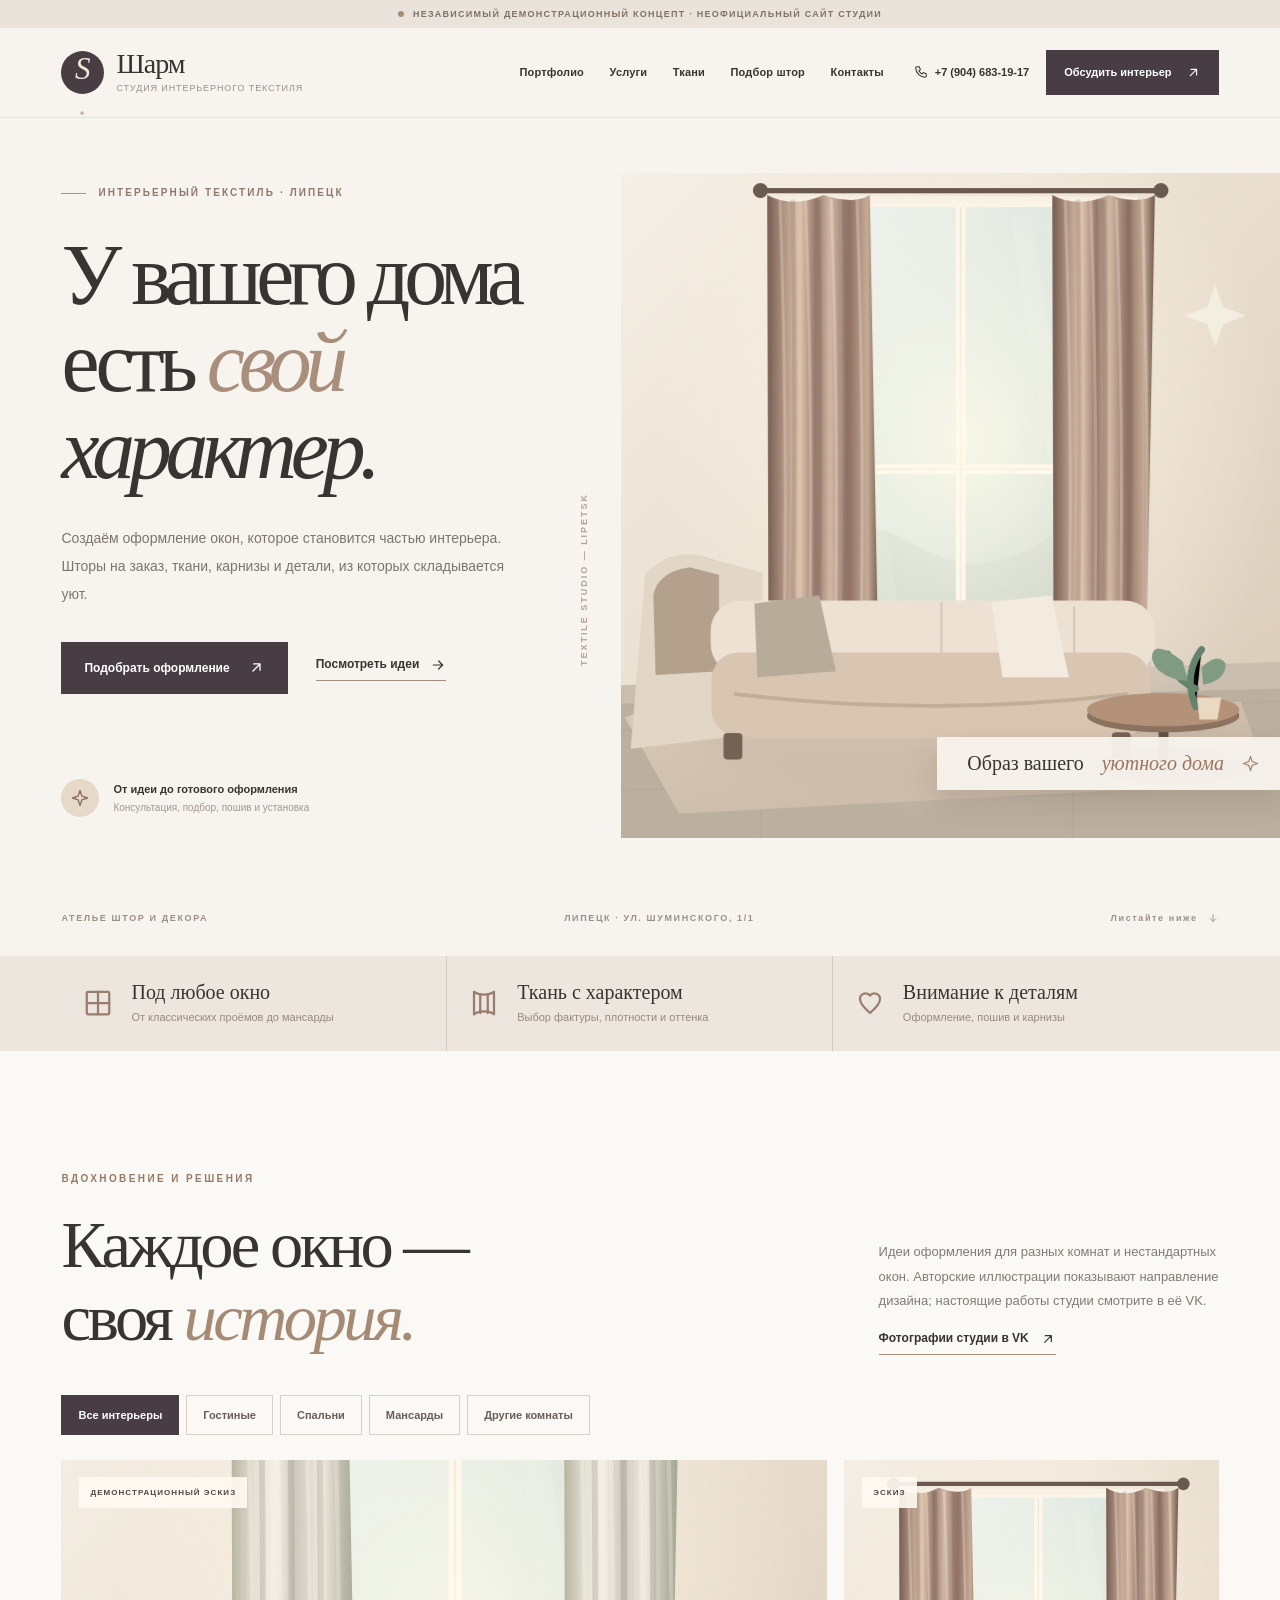
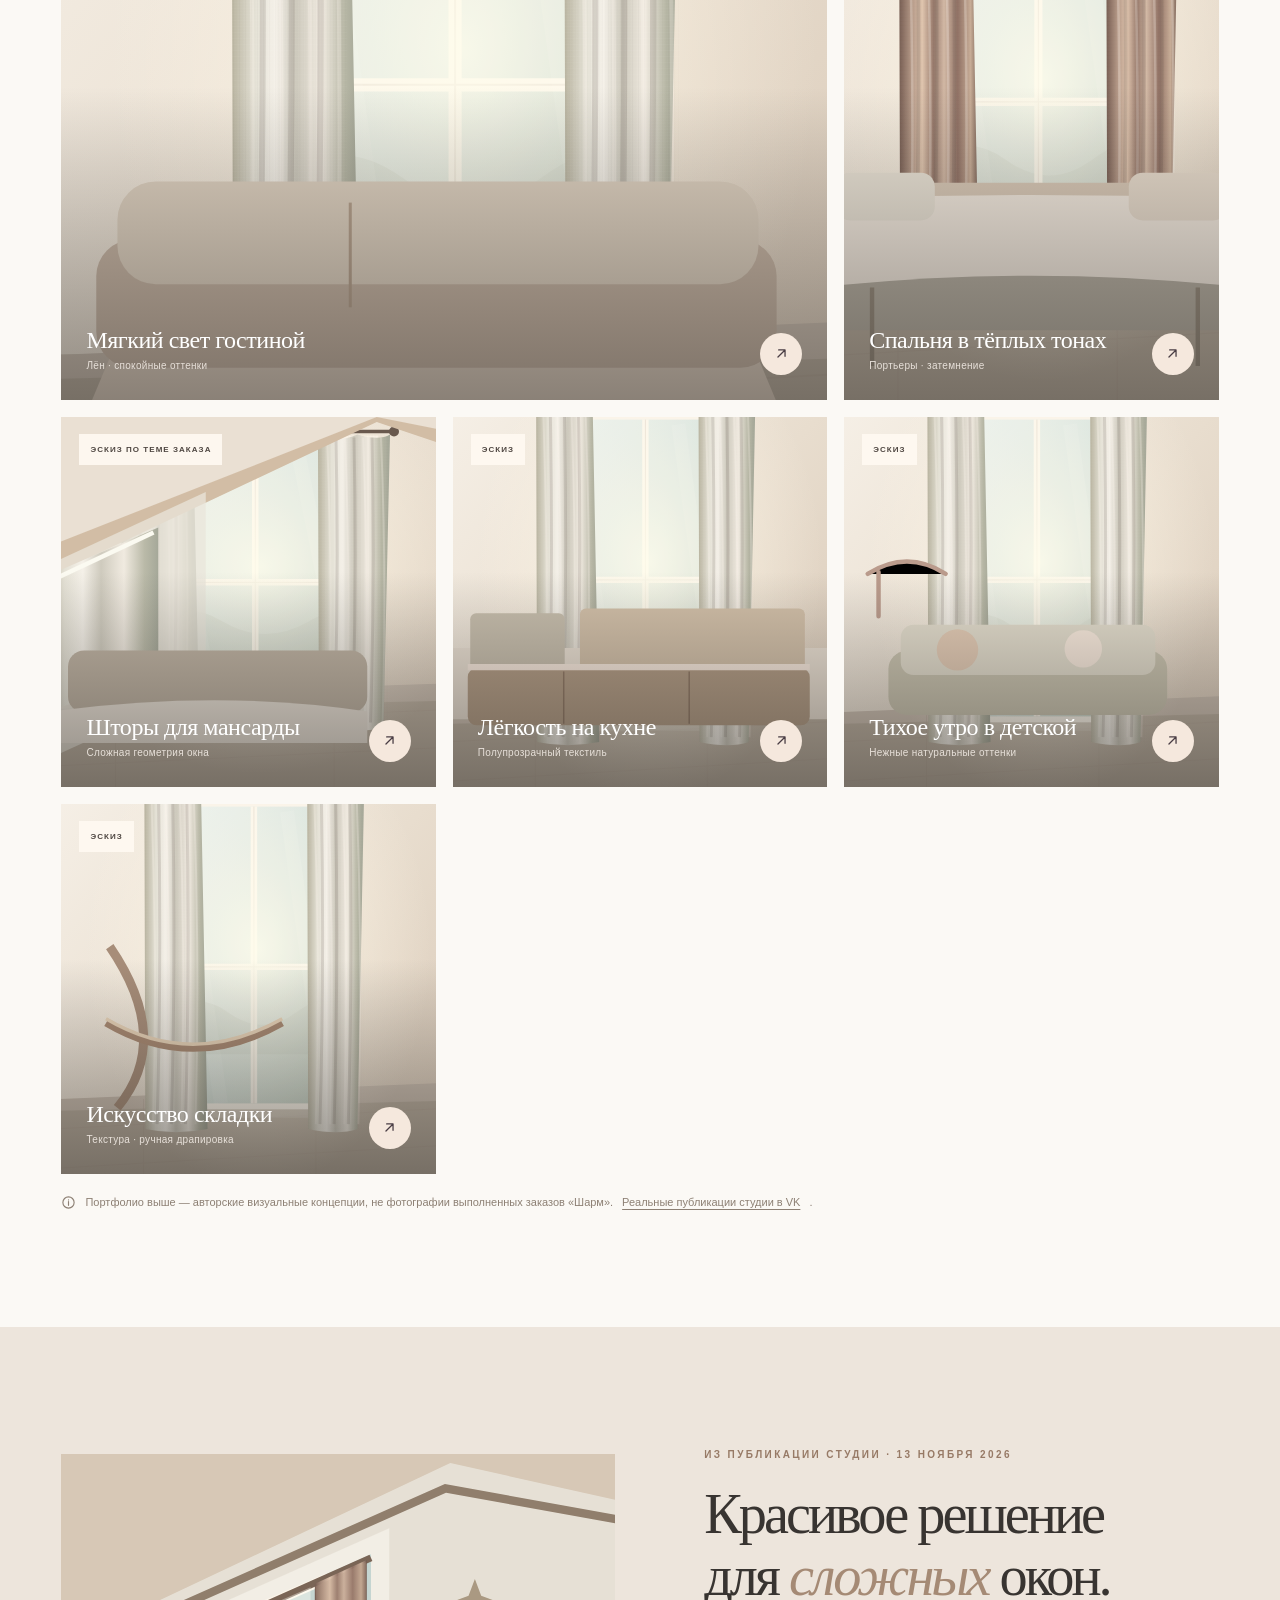
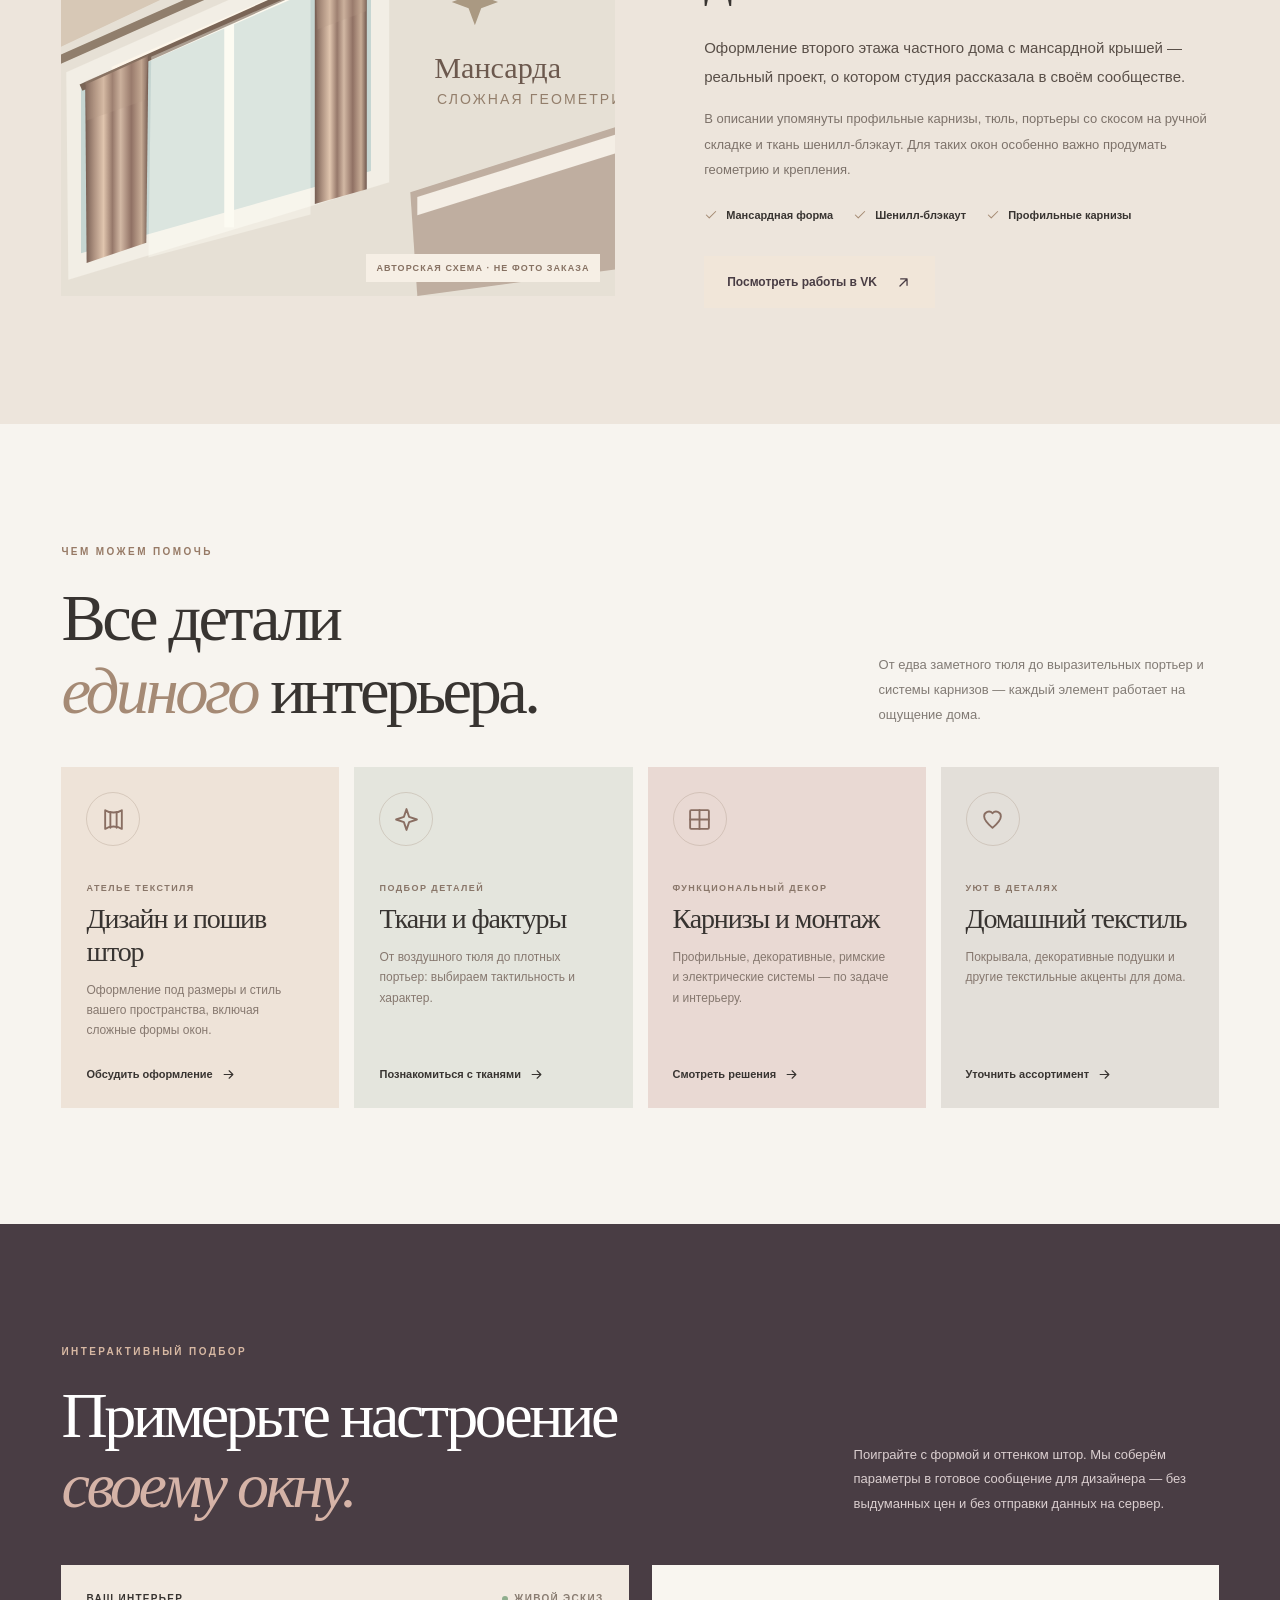
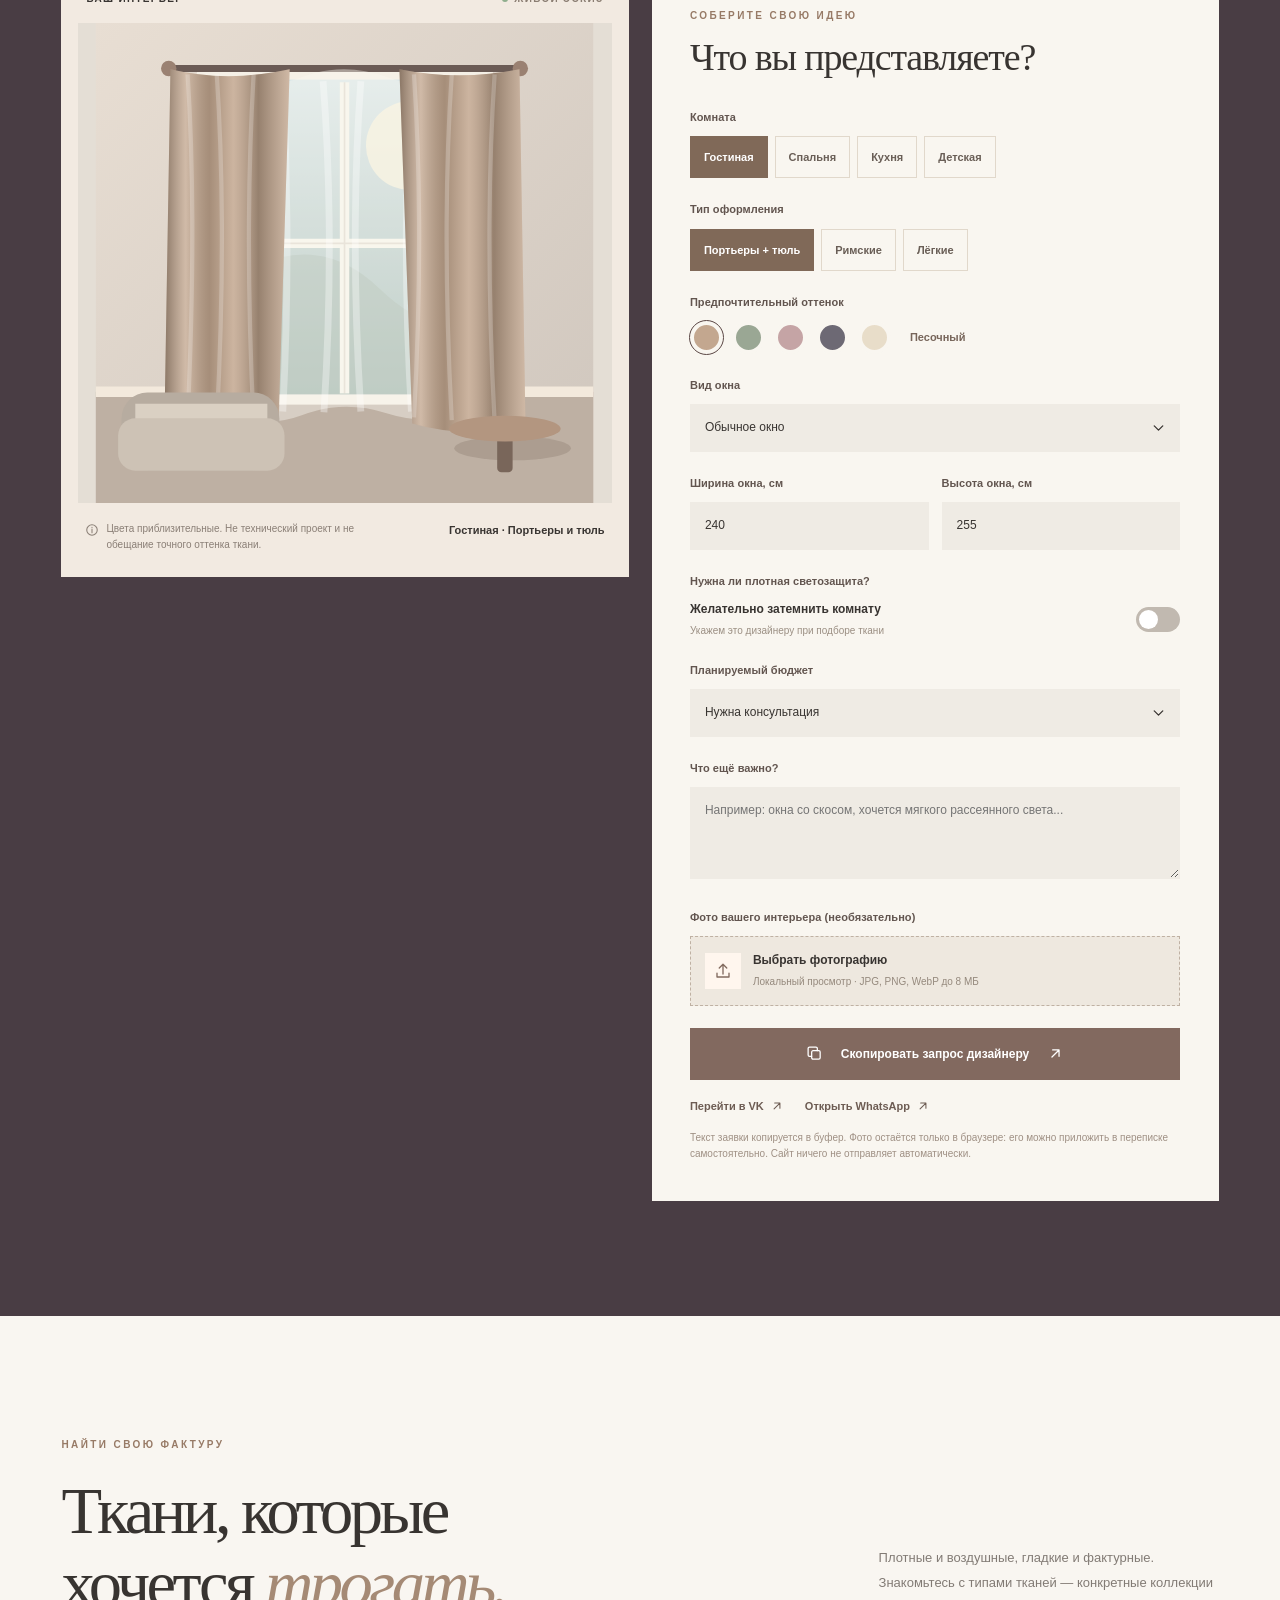
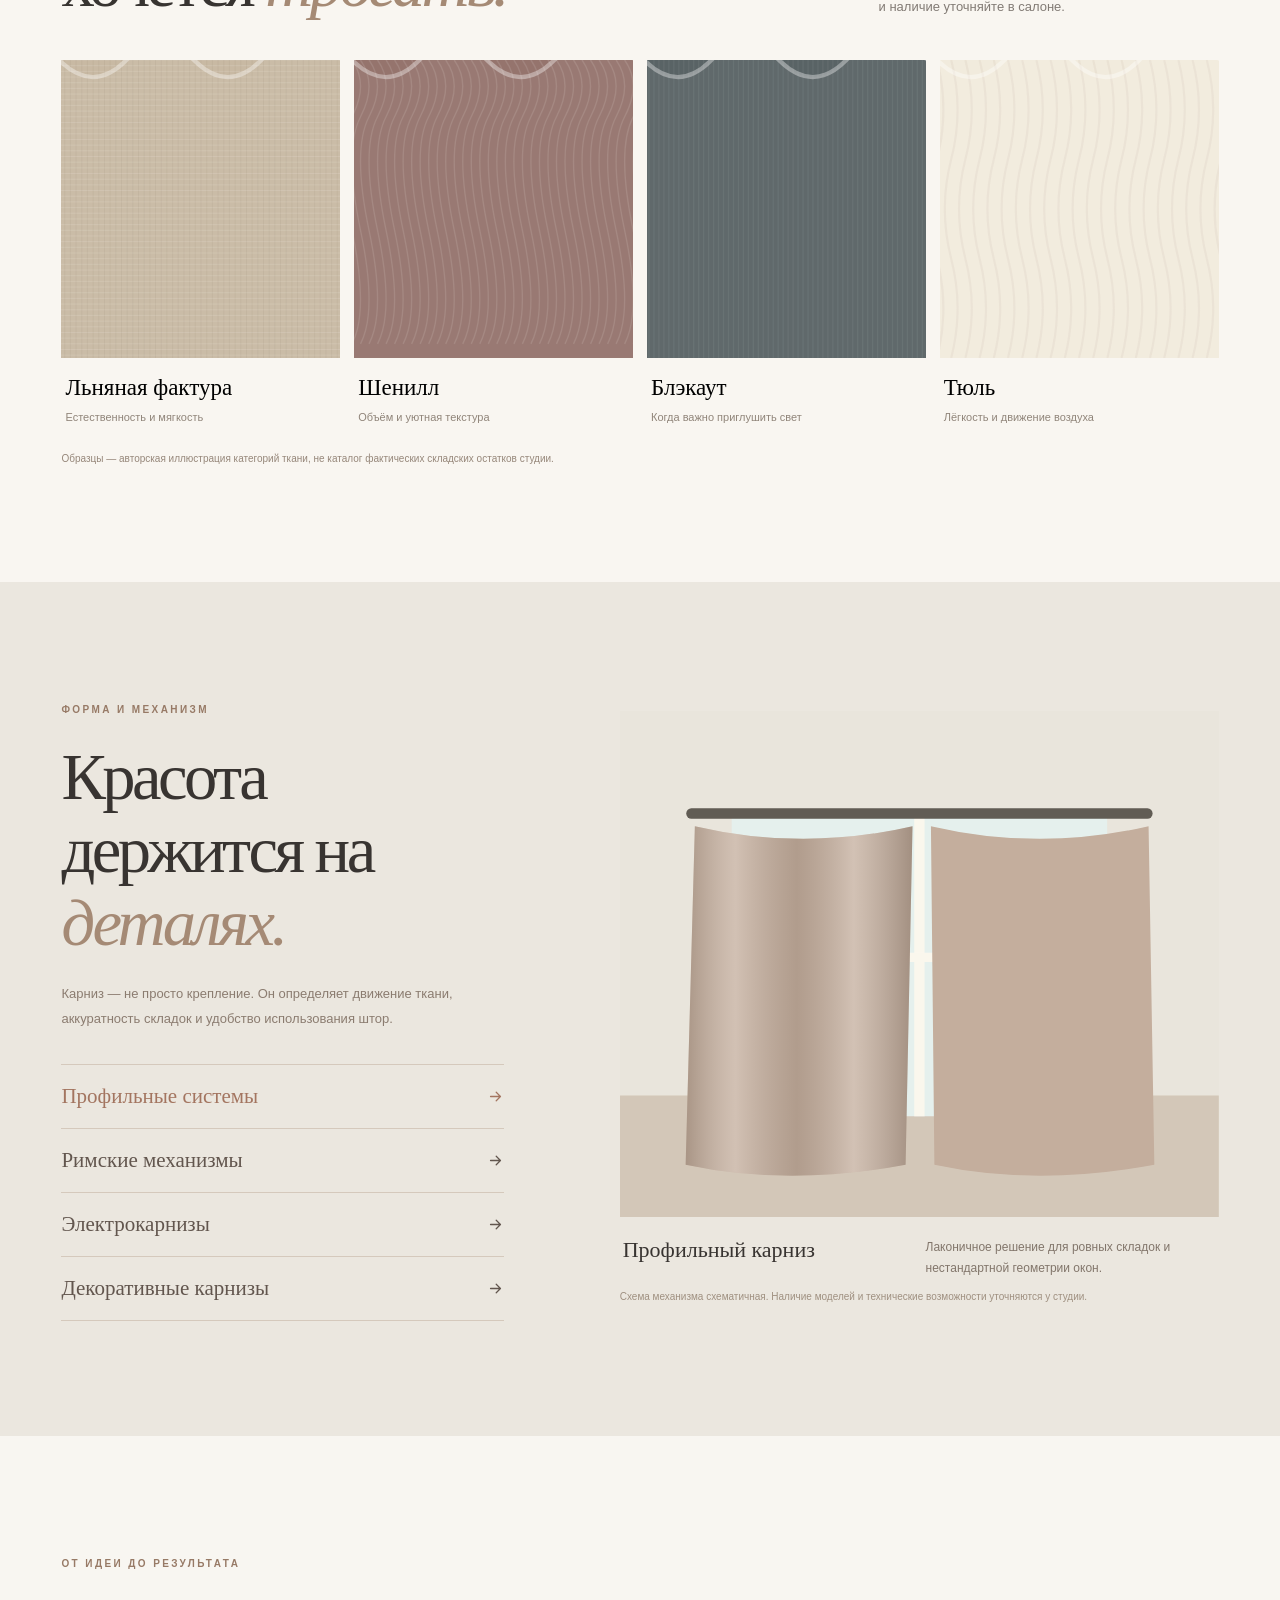
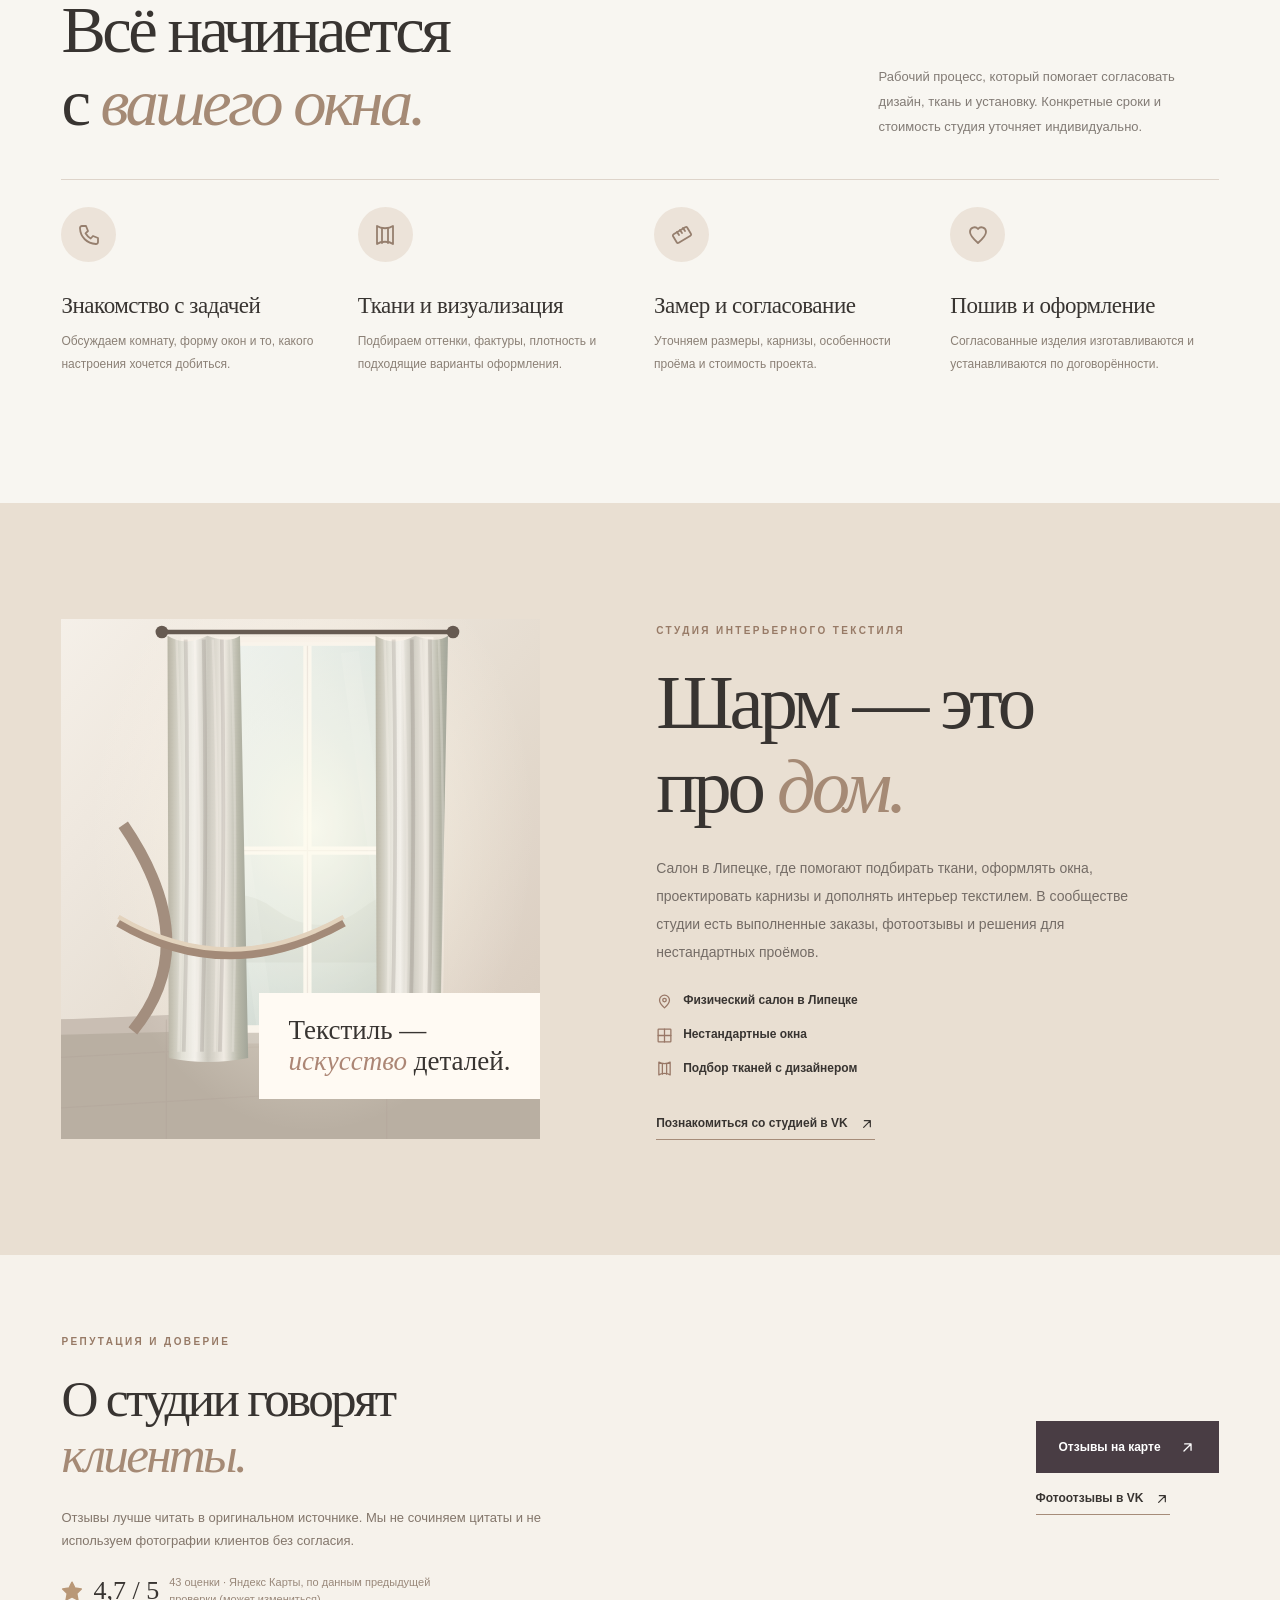
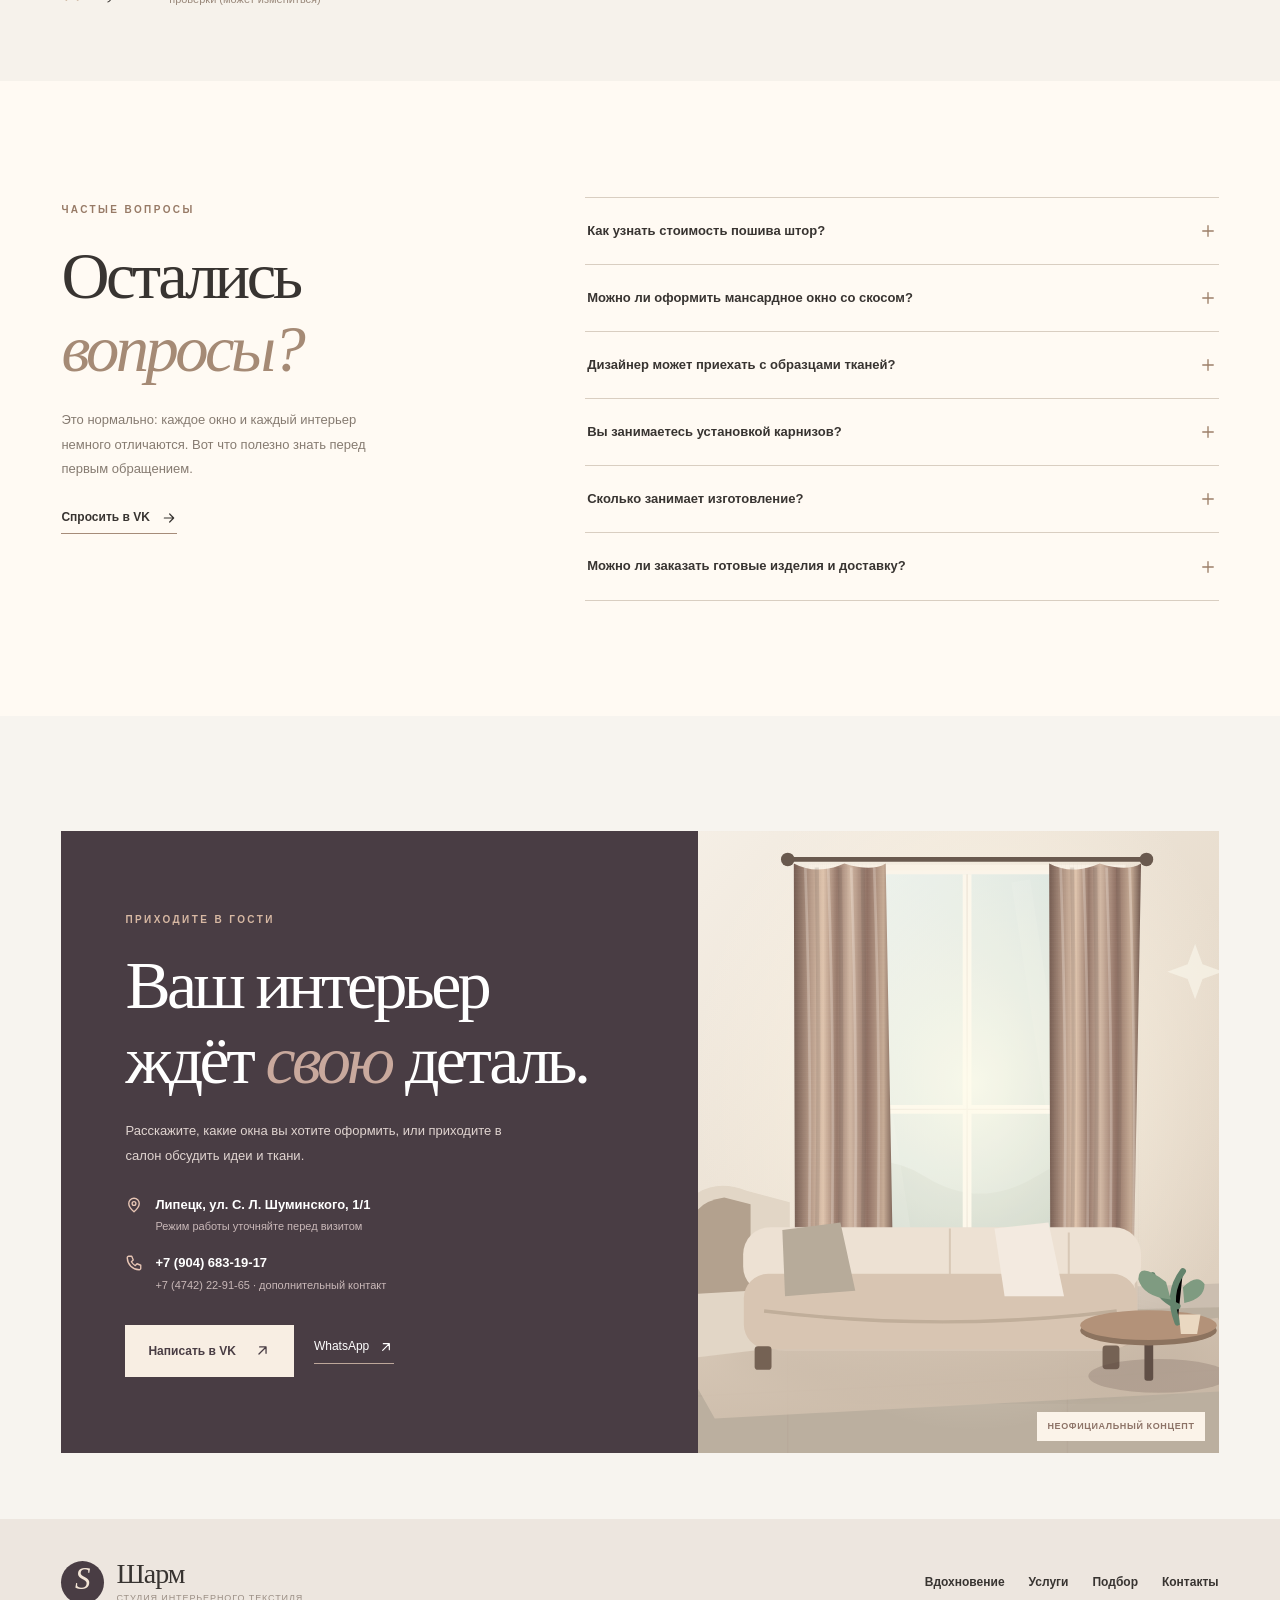
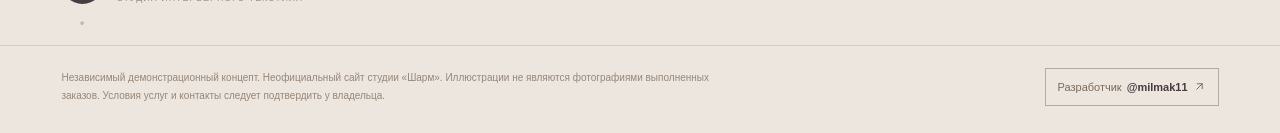
<file: index.html>
<!doctype html>
<html lang="ru">
<head>
<meta charset="utf-8"/>
<meta name="viewport" content="width=device-width,initial-scale=1"/>
<meta name="theme-color" content="#f7f4ef"/>
<meta name="robots" content="noindex,nofollow,noarchive"/>
<meta name="description" content="Неофициальный демонстрационный концепт сайта студии текстиля Шарм, Липецк: шторы на заказ, оформление окон, карнизы и подбор тканей."/>
<title>Студия «Шарм» — оформление окон и интерьерный текстиль в Липецке | Концепт</title>
<link rel="icon" type="image/svg+xml" href="./assets/favicon.svg"/>
<link rel="stylesheet" href="./styles.css"/>
</head>
<body>
<svg class="sprite" xmlns="http://www.w3.org/2000/svg" aria-hidden="true">
 <symbol id="i-arrow" viewBox="0 0 24 24"><path d="M5 12h14m-6-6 6 6-6 6"/></symbol>
 <symbol id="i-northeast" viewBox="0 0 24 24"><path d="M7 17 17 7M8 7h9v9"/></symbol>
 <symbol id="i-chevron" viewBox="0 0 24 24"><path d="m6 9 6 6 6-6"/></symbol>
 <symbol id="i-plus" viewBox="0 0 24 24"><path d="M12 5v14M5 12h14"/></symbol>
 <symbol id="i-close" viewBox="0 0 24 24"><path d="M5 5l14 14M19 5 5 19"/></symbol>
 <symbol id="i-menu" viewBox="0 0 24 24"><path d="M4 7h16M4 12h16M4 17h16"/></symbol>
 <symbol id="i-pin" viewBox="0 0 24 24"><path d="M19 10c0 5-7 11-7 11s-7-6-7-11a7 7 0 0 1 14 0Z"/><circle cx="12" cy="10" r="2.5"/></symbol>
 <symbol id="i-phone" viewBox="0 0 24 24"><path d="M5 3h4l2 5-2.5 2.3a15 15 0 0 0 5.2 5.2L16 13l5 2v4a2 2 0 0 1-2.2 2C10 20.6 3.4 14 3 5.2A2 2 0 0 1 5 3Z"/></symbol>
 <symbol id="i-copy" viewBox="0 0 24 24"><rect x="8" y="8" width="12" height="12" rx="2"/><path d="M16 8V5a2 2 0 0 0-2-2H5a2 2 0 0 0-2 2v9a2 2 0 0 0 2 2h3"/></symbol>
 <symbol id="i-check" viewBox="0 0 24 24"><path d="m4 12 5 5 11-11"/></symbol>
 <symbol id="i-ruler" viewBox="0 0 24 24"><rect x="3.7" y="7" width="16.6" height="10" rx="1.5" transform="rotate(-31 12 12)"/><path d="m7 9 2 3m1-5 2 3m1-5 2 3"/></symbol>
 <symbol id="i-fabric" viewBox="0 0 24 24"><path d="M4 3c4 3 12 3 16 0v18c-4-3-12-3-16 0V3Z"/><path d="M9 5v15M15 5v15"/></symbol>
 <symbol id="i-sparkle" viewBox="0 0 24 24"><path d="m12 2 2.5 7.5L22 12l-7.5 2.5L12 22l-2.5-7.5L2 12l7.5-2.5L12 2Z"/></symbol>
 <symbol id="i-window" viewBox="0 0 24 24"><rect x="3" y="3" width="18" height="18" rx="1"/><path d="M12 3v18M3 12h18"/></symbol>
 <symbol id="i-upload" viewBox="0 0 24 24"><path d="M12 16V3m-5 5 5-5 5 5M4 15v5h16v-5"/></symbol>
 <symbol id="i-heart" viewBox="0 0 24 24"><path d="M20 9c0 4-8 11-8 11S4 13 4 9a4.5 4.5 0 0 1 8-3 4.5 4.5 0 0 1 8 3Z"/></symbol>
 <symbol id="i-info" viewBox="0 0 24 24"><circle cx="12" cy="12" r="9"/><path d="M12 10.5v6m0-9v.3"/></symbol>
 <symbol id="i-star" viewBox="0 0 24 24"><path d="m12 2.5 3.1 6.3 7 1-5 4.9 1.2 6.9-6.3-3.3-6.3 3.3 1.2-6.9-5-4.9 7-1Z"/></symbol>
 <symbol id="i-external" viewBox="0 0 24 24"><path d="M12 4h8v8m0-8-11 11M19 14v5H5V5h5"/></symbol>
</svg>
<a class="skip-link" href="#main">Перейти к содержанию</a>
<div class="demo-label"><span class="demo-mark"></span> Независимый демонстрационный концепт · Неофициальный сайт студии</div>
<header class="site-header" id="top"><div class="container header-inner">
 <a class="logo" href="#top" aria-label="Студия Шарм — на главную"><span class="logo-glyph" aria-hidden="true">S<span>.</span></span><span class="logo-name">Шарм<small>студия интерьерного текстиля</small></span></a>
 <nav class="desktop-nav" aria-label="Навигация"><a href="#portfolio">Портфолио</a><a href="#services">Услуги</a><a href="#atelier">Ткани</a><a href="#constructor">Подбор штор</a><a href="#contacts">Контакты</a></nav>
 <div class="header-right"><a href="tel:+79046831917" class="header-phone"><svg class="icon"><use href="#i-phone"/></svg> +7 (904) 683-19-17</a><a href="#constructor" class="header-button">Обсудить интерьер <svg class="icon"><use href="#i-northeast"/></svg></a><button type="button" class="mobile-menu-toggle" id="mobile-menu-toggle" aria-label="Открыть меню" aria-expanded="false" aria-controls="mobile-nav"><svg class="icon"><use href="#i-menu"/></svg></button></div>
 </div><nav class="mobile-nav" id="mobile-nav" aria-label="Мобильная навигация" hidden><a href="#portfolio">Портфолио</a><a href="#services">Услуги</a><a href="#atelier">Ткани</a><a href="#rods">Карнизы</a><a href="#constructor">Подбор штор</a><a href="#about">О студии</a><a href="#contacts">Контакты</a></nav></header>
<main id="main">
<section class="hero" aria-labelledby="hero-title"><div class="container hero-layout">
 <div class="hero-copy rise"><div class="eyebrow"><span></span> ИНТЕРЬЕРНЫЙ ТЕКСТИЛЬ · ЛИПЕЦК</div><h1 id="hero-title">У вашего дома<br/>есть <em>свой</em><br/><span class="title-italic">характер.</span></h1><p>Создаём оформление окон, которое становится частью интерьера. Шторы на заказ, ткани, карнизы и детали, из которых складывается уют.</p><div class="hero-ctas"><a class="btn btn-ink" href="#constructor">Подобрать оформление <svg class="icon"><use href="#i-northeast"/></svg></a><a href="#portfolio" class="underline-link">Посмотреть идеи <svg class="icon"><use href="#i-arrow"/></svg></a></div><div class="hero-foot"><span class="hero-asterisk"><svg class="icon"><use href="#i-sparkle"/></svg></span><p><strong>От идеи до готового оформления</strong><small>Консультация, подбор, пошив и установка</small></p></div></div>
 <div class="hero-image rise"><div class="hero-image-frame"><img src="./assets/hero-interior.svg" alt="Авторская интерьерная иллюстрация комнаты со шторами, мягким диваном и тёплым естественным освещением"/><div class="hero-image-sign">Образ вашего <i>уютного дома</i><svg class="icon"><use href="#i-sparkle"/></svg></div></div><div class="hero-sideword">TEXTILE STUDIO — LIPETSK</div></div>
</div><div class="hero-bottom container"><span>АТЕЛЬЕ ШТОР И ДЕКОРА</span><span>ЛИПЕЦК · УЛ. ШУМИНСКОГО, 1/1</span><a href="#portfolio">Листайте ниже <svg class="icon"><use href="#i-arrow"/></svg></a></div></section>
<section class="intro-strip"><div class="container intro-grid"><div class="intro-cell rise"><svg class="icon"><use href="#i-window"/></svg><div><strong>Под любое окно</strong><p>От классических проёмов до мансарды</p></div></div><div class="intro-cell rise"><svg class="icon"><use href="#i-fabric"/></svg><div><strong>Ткань с характером</strong><p>Выбор фактуры, плотности и оттенка</p></div></div><div class="intro-cell rise"><svg class="icon"><use href="#i-heart"/></svg><div><strong>Внимание к деталям</strong><p>Оформление, пошив и карнизы</p></div></div></div></section>
<section class="portfolio section-space" id="portfolio"><div class="container"><div class="section-heading rise"><div><span class="section-tag">Вдохновение и решения</span><h2>Каждое окно —<br/>своя <i>история.</i></h2></div><div class="heading-aside"><p>Идеи оформления для разных комнат и нестандартных окон. Авторские иллюстрации показывают направление дизайна; настоящие работы студии смотрите в её VK.</p><a class="small-text-link" href="https://vk.ru/album-128536706_274281149" target="_blank" rel="noopener noreferrer">Фотографии студии в VK <svg class="icon"><use href="#i-northeast"/></svg></a></div></div>
 <div class="gallery-filters" role="group" aria-label="Фильтр идей оформления"><button type="button" data-filter="all" aria-pressed="true">Все интерьеры</button><button type="button" data-filter="living" aria-pressed="false">Гостиные</button><button type="button" data-filter="bedroom" aria-pressed="false">Спальни</button><button type="button" data-filter="attic" aria-pressed="false">Мансарды</button><button type="button" data-filter="other" aria-pressed="false">Другие комнаты</button></div>
 <div class="gallery-grid" id="gallery-grid">
  <button class="gallery-card large rise" type="button" data-category="living" data-project="living"><img src="./assets/portfolio-living.svg" alt="Эскиз гостиной с портьерами в льняных оттенках"/><span class="gallery-chip">ДЕМОНСТРАЦИОННЫЙ ЭСКИЗ</span><span class="gallery-overlay"><span><strong>Мягкий свет гостиной</strong><small>Лён · спокойные оттенки</small></span><span class="circle-arrow"><svg class="icon"><use href="#i-northeast"/></svg></span></span></button>
  <button class="gallery-card rise" type="button" data-category="bedroom" data-project="bedroom"><img src="./assets/portfolio-bedroom.svg" alt="Эскиз спальни с плотными портьерами"/><span class="gallery-chip">ЭСКИЗ</span><span class="gallery-overlay"><span><strong>Спальня в тёплых тонах</strong><small>Портьеры · затемнение</small></span><span class="circle-arrow"><svg class="icon"><use href="#i-northeast"/></svg></span></span></button>
  <button class="gallery-card rise" type="button" data-category="attic" data-project="attic"><img src="./assets/portfolio-attic.svg" alt="Авторский эскиз штор под скатами мансардной крыши"/><span class="gallery-chip">ЭСКИЗ ПО ТЕМЕ ЗАКАЗА</span><span class="gallery-overlay"><span><strong>Шторы для мансарды</strong><small>Сложная геометрия окна</small></span><span class="circle-arrow"><svg class="icon"><use href="#i-northeast"/></svg></span></span></button>
  <button class="gallery-card rise" type="button" data-category="other" data-project="kitchen"><img src="./assets/portfolio-kitchen.svg" alt="Эскиз лёгкого оконного текстиля для кухни"/><span class="gallery-chip">ЭСКИЗ</span><span class="gallery-overlay"><span><strong>Лёгкость на кухне</strong><small>Полупрозрачный текстиль</small></span><span class="circle-arrow"><svg class="icon"><use href="#i-northeast"/></svg></span></span></button>
  <button class="gallery-card rise" type="button" data-category="other" data-project="nursery"><img src="./assets/portfolio-nursery.svg" alt="Авторский эскиз детской комнаты с мягким текстилем"/><span class="gallery-chip">ЭСКИЗ</span><span class="gallery-overlay"><span><strong>Тихое утро в детской</strong><small>Нежные натуральные оттенки</small></span><span class="circle-arrow"><svg class="icon"><use href="#i-northeast"/></svg></span></span></button>
  <button class="gallery-card rise" type="button" data-category="living" data-project="detail"><img src="./assets/portfolio-detail.svg" alt="Авторский эскиз портьер и декоративной подхватки"/><span class="gallery-chip">ЭСКИЗ</span><span class="gallery-overlay"><span><strong>Искусство складки</strong><small>Текстура · ручная драпировка</small></span><span class="circle-arrow"><svg class="icon"><use href="#i-northeast"/></svg></span></span></button>
 </div><div class="portfolio-fineprint"><svg class="icon"><use href="#i-info"/></svg> Портфолио выше — авторские визуальные концепции, не фотографии выполненных заказов «Шарм». <a href="https://vk.com/studiyasharm" target="_blank" rel="noopener noreferrer">Реальные публикации студии в VK</a>.</div></div></section>
<section class="featured section-space" id="featured"><div class="container featured-layout"><div class="featured-art rise"><img src="./assets/attic-detail.svg" alt="Авторская схема оформления нестандартного мансардного окна с портьерами со скосом"/><span class="art-caption">АВТОРСКАЯ СХЕМА · НЕ ФОТО ЗАКАЗА</span></div><div class="featured-text rise"><span class="section-tag">Из публикации студии · 13 ноября 2026</span><h2>Красивое решение<br/>для <i>сложных</i> окон.</h2><p class="featured-lead">Оформление второго этажа частного дома с мансардной крышей — реальный проект, о котором студия рассказала в своём сообществе.</p><p>В описании упомянуты профильные карнизы, тюль, портьеры со скосом на ручной складке и ткань шенилл-блэкаут. Для таких окон особенно важно продумать геометрию и крепления.</p><div class="featured-facts"><span><svg class="icon"><use href="#i-check"/></svg> Мансардная форма</span><span><svg class="icon"><use href="#i-check"/></svg> Шенилл-блэкаут</span><span><svg class="icon"><use href="#i-check"/></svg> Профильные карнизы</span></div><a class="btn btn-secondary" href="https://vk.com/studiyasharm" target="_blank" rel="noopener noreferrer">Посмотреть работы в VK <svg class="icon"><use href="#i-northeast"/></svg></a></div></div></section>
<section class="services section-space" id="services"><div class="container"><div class="section-heading rise"><div><span class="section-tag">Чем можем помочь</span><h2>Все детали<br/><i>единого</i> интерьера.</h2></div><p class="section-subcopy">От едва заметного тюля до выразительных портьер и системы карнизов — каждый элемент работает на ощущение дома.</p></div><div class="services-grid">
 <a href="#constructor" class="service-card service-one rise" data-service="curtains"><span class="service-icon"><svg class="icon"><use href="#i-fabric"/></svg></span><span class="service-index">АТЕЛЬЕ ТЕКСТИЛЯ</span><h3>Дизайн и пошив штор</h3><p>Оформление под размеры и стиль вашего пространства, включая сложные формы окон.</p><span class="service-link">Обсудить оформление <svg class="icon"><use href="#i-arrow"/></svg></span></a>
 <a href="#atelier" class="service-card service-two rise"><span class="service-icon"><svg class="icon"><use href="#i-sparkle"/></svg></span><span class="service-index">ПОДБОР ДЕТАЛЕЙ</span><h3>Ткани и фактуры</h3><p>От воздушного тюля до плотных портьер: выбираем тактильность и характер.</p><span class="service-link">Познакомиться с тканями <svg class="icon"><use href="#i-arrow"/></svg></span></a>
 <a href="#rods" class="service-card service-three rise"><span class="service-icon"><svg class="icon"><use href="#i-window"/></svg></span><span class="service-index">ФУНКЦИОНАЛЬНЫЙ ДЕКОР</span><h3>Карнизы и монтаж</h3><p>Профильные, декоративные, римские и электрические системы — по задаче и интерьеру.</p><span class="service-link">Смотреть решения <svg class="icon"><use href="#i-arrow"/></svg></span></a>
 <a href="#contacts" class="service-card service-four rise"><span class="service-icon"><svg class="icon"><use href="#i-heart"/></svg></span><span class="service-index">УЮТ В ДЕТАЛЯХ</span><h3>Домашний текстиль</h3><p>Покрывала, декоративные подушки и другие текстильные акценты для дома.</p><span class="service-link">Уточнить ассортимент <svg class="icon"><use href="#i-arrow"/></svg></span></a>
 </div></div></section>
<section class="constructor section-space" id="constructor"><div class="container"><div class="constructor-top rise"><div><span class="section-tag section-tag-light">Интерактивный подбор</span><h2>Примерьте настроение<br/><i>своему окну.</i></h2></div><p>Поиграйте с формой и оттенком штор. Мы соберём параметры в готовое сообщение для дизайнера — без выдуманных цен и без отправки данных на сервер.</p></div>
 <div class="constructor-layout"><div class="constructor-visual rise"><div class="preview-top"><span>ВАШ ИНТЕРЬЕР</span><span class="preview-live"><span></span> ЖИВОЙ ЭСКИЗ</span></div><div class="window-preview" id="window-preview"><svg id="window-svg" viewBox="0 0 580 560" xmlns="http://www.w3.org/2000/svg" aria-label="Изменяемый пример оформления окна" role="img"><defs><linearGradient id="pr-wall" x1="0" y1="0" x2="1" y2="1"><stop stop-color="#E8DED3"/><stop offset="1" stop-color="#CFC6BD"/></linearGradient><linearGradient id="pr-glass" x1="0" y1="0" x2="0" y2="1"><stop stop-color="#D8E6E8"/><stop offset="1" stop-color="#95B0AA"/></linearGradient><linearGradient id="pr-fold" x1="0" y1="0" x2="1" y2="0"><stop stop-color="#000" stop-opacity=".29"/><stop offset=".17" stop-color="#FFF" stop-opacity=".22"/><stop offset=".36" stop-color="#000" stop-opacity=".15"/><stop offset=".55" stop-color="#FFF" stop-opacity=".15"/><stop offset=".75" stop-color="#000" stop-opacity=".23"/><stop offset="1" stop-color="#FFF" stop-opacity=".2"/></linearGradient></defs>
  <rect width="580" height="560" fill="url(#pr-wall)"/><path d="M0 430h580v130H0Z" fill="#BEB0A3"/><path d="M0 430h580" stroke="#F3E9DC" stroke-width="12"/>
  <rect x="118" y="56" width="345" height="389" fill="#F5F0E6"/><rect x="129" y="66" width="323" height="367" fill="url(#pr-glass)"/><path d="M129 320q115-94 201-11t122-15v139H129Z" fill="#93A69A" opacity=".44"/><path d="M290 69v363M129 257h323" stroke="#F8F6EB" stroke-width="11"/><path d="M129 257h323M290 69v363" stroke="#B6A89B" stroke-width="2" opacity=".4"/>
  <ellipse id="preview-sun" cx="367" cy="143" rx="52" ry="52" fill="#FFF5D9" opacity=".72"/><path d="M85 53h410" stroke="#6B5B55" stroke-width="8" stroke-linecap="round"/><circle cx="85" cy="53" r="9" fill="#9A8172"/><circle cx="495" cy="53" r="9" fill="#9A8172"/>
  <g id="preview-sheer"><path d="M143 63q50 18 98 0t98 0t100 0v390q-50 18-100 2t-98 2t-98-4Z" fill="#F8F5EE" opacity=".43"/><path d="M174 68q12 183 1 386M218 68q10 192 0 385M265 68q14 180 1 386M309 68q-13 180 0 385M368 68q-12 190 0 385M411 68q-12 195 0 385" stroke="#fff" stroke-opacity=".34" stroke-width="8" fill="none"/></g>
  <g id="preview-panels"><path class="drape-left" d="M87 54q66 16 139 0l-13 413q-66 17-133 0Z" fill="#C3A78F"/><path class="drape-leftshade" d="M87 54q66 16 139 0l-13 413q-66 17-133 0Z" fill="url(#pr-fold)"/><path d="M107 60q11 167 0 401M141 60q12 180 0 405M184 60q-11 186 0 406" stroke="#FFF" opacity=".22" stroke-width="5" fill="none"/><path class="drape-right" d="M354 54q69 14 140 0l7 413q-66 19-132 0Z" fill="#C3A78F"/><path class="drape-rightshade" d="M354 54q69 14 140 0l7 413q-66 19-132 0Z" fill="url(#pr-fold)"/><path d="M371 60q12 182 0 400M415 60q-12 178 0 403M465 60q-12 182 0 405" stroke="#FFF" opacity=".22" stroke-width="5" fill="none"/></g>
  <g id="preview-roman" display="none"><rect x="135" y="58" width="311" height="182" fill="#C3A78F"/><path d="M135 104h311M135 152h311M135 198h311" stroke="#FFF" stroke-width="8" opacity=".28"/></g>
  <g id="preview-roof" display="none"><path d="M0 0h580v55L0 224Z" fill="#C6B9A9"/><path d="M0 210 580 45" stroke="#AD9989" stroke-width="13"/></g><g id="preview-room-living"><rect x="30" y="431" width="184" height="91" rx="30" fill="#B7ACA0"/><path d="M46 444h154v60H46Z" fill="#DAD0C3"/><rect x="26" y="461" width="194" height="61" rx="20" fill="#CDC2B5"/><ellipse cx="486" cy="496" rx="68" ry="14" fill="#756458" opacity=".25"/><rect x="468" y="480" width="18" height="44" rx="5" fill="#79665A"/><ellipse cx="477" cy="473" rx="65" ry="15" fill="#B39680"/></g>
  <g id="preview-room-bedroom" display="none"><rect x="25" y="441" width="540" height="81" rx="21" fill="#C5B5A5"/><rect x="48" y="421" width="500" height="84" rx="17" fill="#EAE2D9"/><rect x="68" y="412" width="142" height="43" rx="14" fill="#FFFCF3"/><rect x="370" y="412" width="142" height="43" rx="14" fill="#FFFCF3"/></g>
  <g id="preview-room-kitchen" display="none"><rect x="33" y="453" width="500" height="62" rx="10" fill="#B9B7A5"/><rect x="48" y="439" width="465" height="17" fill="#E9E2D7"/><path d="M185 461v53M375 461v53" stroke="#8B8274" stroke-width="3"/><ellipse cx="490" cy="423" rx="42" ry="9" fill="#AA9883"/><path d="M480 420v-55" stroke="#71836E" stroke-width="6"/><path d="M480 386q-39-20-31-42 29-5 36 36M482 392q28-39 50-28-6 27-43 37" fill="#7D9B81"/></g>
  <g id="preview-room-nursery" display="none"><rect x="42" y="426" width="245" height="83" rx="25" fill="#CBD1BE"/><rect x="57" y="410" width="211" height="61" rx="24" fill="#E4E7D9"/><circle cx="426" cy="457" r="38" fill="#D3B8A3"/><circle cx="426" cy="451" r="21" fill="#EEE0D1"/></g>
 </svg></div><div class="visual-bottom"><span><svg class="icon"><use href="#i-info"/></svg> Цвета приблизительные. Не технический проект и не обещание точного оттенка ткани.</span><span id="preview-title">Гостиная · Портьеры и тюль</span></div></div>
 <div class="constructor-panel rise"><div class="panel-head"><span class="section-tag">Соберите свою идею</span><h3>Что вы представляете?</h3></div>
 <div class="control-block"><span class="control-label">Комната</span><div class="pill-group" id="room-options" role="group" aria-label="Выбор комнаты"><button type="button" data-room="Гостиная" aria-pressed="true">Гостиная</button><button type="button" data-room="Спальня" aria-pressed="false">Спальня</button><button type="button" data-room="Кухня" aria-pressed="false">Кухня</button><button type="button" data-room="Детская" aria-pressed="false">Детская</button></div></div>
 <div class="control-block"><span class="control-label">Тип оформления</span><div class="pill-group" id="curtain-options" role="group" aria-label="Тип штор"><button type="button" data-curtain="Портьеры и тюль" aria-pressed="true">Портьеры + тюль</button><button type="button" data-curtain="Римские шторы" aria-pressed="false">Римские</button><button type="button" data-curtain="Лёгкие занавеси" aria-pressed="false">Лёгкие</button></div></div>
 <div class="control-block"><span class="control-label">Предпочтительный оттенок</span><div class="swatch-row" role="group" aria-label="Выбор оттенка"><button type="button" class="swatch active" data-tone="Песочный" aria-pressed="true" style="--swatch:#C3A78F" title="Песочный"><span></span></button><button type="button" class="swatch" data-tone="Шалфей" aria-pressed="false" style="--swatch:#9AA794" title="Шалфей"><span></span></button><button type="button" class="swatch" data-tone="Розовый кварц" aria-pressed="false" style="--swatch:#C5A4A5" title="Розовый кварц"><span></span></button><button type="button" class="swatch" data-tone="Графит" aria-pressed="false" style="--swatch:#6D6974" title="Графит"><span></span></button><button type="button" class="swatch" data-tone="Слоновая кость" aria-pressed="false" style="--swatch:#E8DDC9" title="Слоновая кость"><span></span></button><strong id="tone-value">Песочный</strong></div></div>
 <div class="control-block"><span class="control-label">Вид окна</span><div class="select-shell"><select id="window-type"><option>Обычное окно</option><option>Панорамное окно</option><option>Мансардное окно со скосом</option><option>Несколько окон</option></select><svg class="icon"><use href="#i-chevron"/></svg></div></div>
 <div class="form-two"><div class="control-block"><label class="control-label" for="window-width">Ширина окна, см</label><input id="window-width" type="number" min="30" max="1200" step="1" value="240"/></div><div class="control-block"><label class="control-label" for="window-height">Высота окна, см</label><input id="window-height" type="number" min="30" max="600" step="1" value="255"/></div></div>
 <div class="control-block"><span class="control-label">Нужна ли плотная светозащита?</span><label class="toggle-line" for="blackout"><span>Желательно затемнить комнату<small>Укажем это дизайнеру при подборе ткани</small></span><span class="switch"><input type="checkbox" id="blackout"/><span class="switch-slider"></span></span></label></div>
 <div class="control-block"><label class="control-label" for="budget">Планируемый бюджет</label><div class="select-shell"><select id="budget"><option>Нужна консультация</option><option>До 15 000 ₽</option><option>15 000–30 000 ₽</option><option>30 000–60 000 ₽</option><option>Свыше 60 000 ₽</option></select><svg class="icon"><use href="#i-chevron"/></svg></div></div>
 <div class="control-block"><label class="control-label" for="comments">Что ещё важно?</label><textarea id="comments" rows="3" placeholder="Например: окна со скосом, хочется мягкого рассеянного света..."></textarea></div>
 <div class="control-block"><span class="control-label">Фото вашего интерьера (необязательно)</span><label class="upload-control" for="room-photo"><input id="room-photo" type="file" accept="image/png,image/jpeg,image/webp"/><span class="upload-icon"><svg class="icon"><use href="#i-upload"/></svg></span><span><strong id="photo-name">Выбрать фотографию</strong><small>Локальный просмотр · JPG, PNG, WebP до 8 МБ</small></span></label><div class="photo-preview" id="photo-preview" hidden><img id="photo-image" alt="Предпросмотр выбранного интерьера"/><button type="button" id="photo-delete" aria-label="Удалить фото"><svg class="icon"><use href="#i-close"/></svg></button></div></div>
 <p class="form-error" id="builder-error" role="alert" hidden></p>
 <button type="button" class="btn btn-light btn-full" id="copy-request"><svg class="icon"><use href="#i-copy"/></svg> Скопировать запрос дизайнеру <svg class="icon"><use href="#i-northeast"/></svg></button><div class="builder-contact"><a href="https://vk.me/studiyasharm" target="_blank" rel="noopener noreferrer">Перейти в VK <svg class="icon"><use href="#i-northeast"/></svg></a><a href="https://wa.me/79046831917" target="_blank" rel="noopener noreferrer">Открыть WhatsApp <svg class="icon"><use href="#i-northeast"/></svg></a></div><p class="panel-caution">Текст заявки копируется в буфер. Фото остаётся только в браузере: его можно приложить в переписке самостоятельно. Сайт ничего не отправляет автоматически.</p>
 </div></div></div></section>
<section class="fabrics section-space" id="atelier"><div class="container"><div class="section-heading rise"><div><span class="section-tag">Найти свою фактуру</span><h2>Ткани, которые<br/>хочется <i>трогать.</i></h2></div><p class="section-subcopy">Плотные и воздушные, гладкие и фактурные. Знакомьтесь с типами тканей — конкретные коллекции и наличие уточняйте в салоне.</p></div><div class="fabrics-grid"><button type="button" class="fabric-card rise" data-fabric="linen"><img src="./assets/fabric-linen.svg" alt="Условный образец фактуры льна"/><span class="fabric-card-label"><strong>Льняная фактура</strong><small>Естественность и мягкость</small></span></button><button type="button" class="fabric-card rise" data-fabric="chenille"><img src="./assets/fabric-chenille.svg" alt="Условный образец шенилла"/><span class="fabric-card-label"><strong>Шенилл</strong><small>Объём и уютная текстура</small></span></button><button type="button" class="fabric-card rise" data-fabric="blackout"><img src="./assets/fabric-blackout.svg" alt="Условный образец плотной затемняющей ткани"/><span class="fabric-card-label"><strong>Блэкаут</strong><small>Когда важно приглушить свет</small></span></button><button type="button" class="fabric-card rise" data-fabric="voile"><img src="./assets/fabric-voile.svg" alt="Условный образец тонкого тюля"/><span class="fabric-card-label"><strong>Тюль</strong><small>Лёгкость и движение воздуха</small></span></button></div><p class="fabrics-caption">Образцы — авторская иллюстрация категорий ткани, не каталог фактических складских остатков студии.</p></div></section>
<section class="rods section-space" id="rods"><div class="container rods-layout"><div class="rods-copy rise"><span class="section-tag">Форма и механизм</span><h2>Красота<br/>держится на<br/><i>деталях.</i></h2><p>Карниз — не просто крепление. Он определяет движение ткани, аккуратность складок и удобство использования штор.</p><div class="rod-types" role="group" aria-label="Типы карнизов"><button type="button" data-rod="profile" aria-pressed="true"><span>Профильные системы</span><svg class="icon"><use href="#i-arrow"/></svg></button><button type="button" data-rod="roman" aria-pressed="false"><span>Римские механизмы</span><svg class="icon"><use href="#i-arrow"/></svg></button><button type="button" data-rod="electric" aria-pressed="false"><span>Электрокарнизы</span><svg class="icon"><use href="#i-arrow"/></svg></button><button type="button" data-rod="decor" aria-pressed="false"><span>Декоративные карнизы</span><svg class="icon"><use href="#i-arrow"/></svg></button></div></div><div class="rods-art rise"><div class="rod-drawing"><svg viewBox="0 0 520 440" width="100%" xmlns="http://www.w3.org/2000/svg" aria-label="Визуальный пример карниза" role="img"><rect width="520" height="440" fill="#E9E5DC"/><path d="M0 334h520v106H0Z" fill="#D3C7B8"/><rect x="97" y="92" width="326" height="260" rx="2" fill="#E5F0ED"/><path d="M260 92v260" stroke="#FAF7ED" stroke-width="9"/><path d="M98 214h325" stroke="#FAF7ED" stroke-width="8"/><path id="rod-track" d="M62 89H458" stroke="#615C54" stroke-width="9" stroke-linecap="round"/><g id="rod-fabric"><path d="M65 100q94 22 189 0l-6 294q-102 19-191 0Z" fill="#C4AE9D"/><path d="M65 100q94 22 189 0l-6 294q-102 19-191 0Z" fill="url(#rd-fold)"/><path d="M270 100q94 22 189 0l5 294q-102 19-191 0Z" fill="#C4AE9D"/></g><defs><linearGradient id="rd-fold"><stop stop-color="#746457" stop-opacity=".34"/><stop offset=".22" stop-color="#FFF" stop-opacity=".23"/><stop offset=".49" stop-color="#54473E" stop-opacity=".17"/><stop offset=".74" stop-color="#FFF" stop-opacity=".24"/><stop offset="1" stop-color="#54473E" stop-opacity=".3"/></linearGradient></defs><g id="rod-mechanism" display="none"><rect x="110" y="100" width="300" height="113" fill="#ACB6A6"/><path d="M110 146h300M110 180h300M110 210h300" stroke="#FFF" stroke-opacity=".4" stroke-width="9"/></g><g id="rod-motor" display="none"><rect x="430" y="77" width="40" height="27" rx="8" fill="#888176"/></g><g id="rod-decor" display="none"><circle cx="57" cy="89" r="15" fill="#94755B"/><circle cx="460" cy="89" r="15" fill="#94755B"/></g></svg></div><div class="rod-art-description"><strong id="rod-name">Профильный карниз</strong><p id="rod-description">Лаконичное решение для ровных складок и нестандартной геометрии окон.</p></div><small>Схема механизма схематичная. Наличие моделей и технические возможности уточняются у студии.</small></div></div></section>
<section class="steps section-space"><div class="container"><div class="section-heading rise"><div><span class="section-tag">От идеи до результата</span><h2>Всё начинается<br/>с <i>вашего окна.</i></h2></div><p class="section-subcopy">Рабочий процесс, который помогает согласовать дизайн, ткань и установку. Конкретные сроки и стоимость студия уточняет индивидуально.</p></div><div class="steps-grid"><div class="step rise"><span class="step-icon"><svg class="icon"><use href="#i-phone"/></svg></span><h3>Знакомство с задачей</h3><p>Обсуждаем комнату, форму окон и то, какого настроения хочется добиться.</p></div><div class="step rise"><span class="step-icon"><svg class="icon"><use href="#i-fabric"/></svg></span><h3>Ткани и визуализация</h3><p>Подбираем оттенки, фактуры, плотность и подходящие варианты оформления.</p></div><div class="step rise"><span class="step-icon"><svg class="icon"><use href="#i-ruler"/></svg></span><h3>Замер и согласование</h3><p>Уточняем размеры, карнизы, особенности проёма и стоимость проекта.</p></div><div class="step rise"><span class="step-icon"><svg class="icon"><use href="#i-heart"/></svg></span><h3>Пошив и оформление</h3><p>Согласованные изделия изготавливаются и устанавливаются по договорённости.</p></div></div></div></section>
<section class="about section-space" id="about"><div class="container about-layout"><div class="about-image rise"><img src="./assets/portfolio-detail.svg" alt="Авторская иллюстрация оконного текстиля и портьер"/><div class="about-sticker">Текстиль —<br/><i>искусство</i> деталей.</div></div><div class="about-copy rise"><span class="section-tag">Студия интерьерного текстиля</span><h2>Шарм — это<br/>про <i>дом.</i></h2><p>Салон в Липецке, где помогают подбирать ткани, оформлять окна, проектировать карнизы и дополнять интерьер текстилем. В сообществе студии есть выполненные заказы, фотоотзывы и решения для нестандартных проёмов.</p><div class="about-badges"><span><svg class="icon"><use href="#i-pin"/></svg> Физический салон в Липецке</span><span><svg class="icon"><use href="#i-window"/></svg> Нестандартные окна</span><span><svg class="icon"><use href="#i-fabric"/></svg> Подбор тканей с дизайнером</span></div><a href="https://vk.com/studiyasharm" target="_blank" rel="noopener noreferrer" class="underline-link">Познакомиться со студией в VK <svg class="icon"><use href="#i-northeast"/></svg></a></div></div></section>
<section class="review-strip section-space"><div class="container review-layout rise"><div class="review-left"><span class="section-tag">Репутация и доверие</span><h2>О студии говорят<br/><i>клиенты.</i></h2><p>Отзывы лучше читать в оригинальном источнике. Мы не сочиняем цитаты и не используем фотографии клиентов без согласия.</p><div class="rating-line"><svg class="icon"><use href="#i-star"/></svg><strong>4,7 / 5</strong><span>43 оценки · Яндекс Карты, по данным предыдущей проверки (может измениться)</span></div></div><div class="review-action"><a href="https://yandex.by/maps/9/lipetsk/house/Z0AYcwZoSU0DQFtofXl5dHhiYA%3D%3D/" target="_blank" rel="noopener noreferrer" class="btn btn-ink">Отзывы на карте <svg class="icon"><use href="#i-northeast"/></svg></a><a href="https://vk.ru/topic-128536706_34931552" target="_blank" rel="noopener noreferrer" class="underline-link">Фотоотзывы в VK <svg class="icon"><use href="#i-northeast"/></svg></a></div></div></section>
<section class="faq section-space" id="faq"><div class="container faq-layout"><div class="faq-left rise"><span class="section-tag">Частые вопросы</span><h2>Остались<br/><i>вопросы?</i></h2><p>Это нормально: каждое окно и каждый интерьер немного отличаются. Вот что полезно знать перед первым обращением.</p><a class="underline-link" href="https://vk.me/studiyasharm" target="_blank" rel="noopener noreferrer">Спросить в VK <svg class="icon"><use href="#i-arrow"/></svg></a></div><div class="faq-items rise"><details><summary>Как узнать стоимость пошива штор? <svg class="icon"><use href="#i-plus"/></svg></summary><p>Стоимость зависит от размеров окна, типа изделия, ткани, драпировки, карнизов и установки. Подготовьте параметры в конфигураторе и отправьте их студии для предварительной оценки.</p></details><details><summary>Можно ли оформить мансардное окно со скосом? <svg class="icon"><use href="#i-plus"/></svg></summary><p>В ноябре 2026 года студия опубликовала пример оформления комнат на мансардном этаже с портьерами со скосом и профильными карнизами. Возможность выполнения вашего проекта уточняется после обсуждения размеров.</p></details><details><summary>Дизайнер может приехать с образцами тканей? <svg class="icon"><use href="#i-plus"/></svg></summary><p>Выезд дизайнера с образцами указан среди предложений студии. Доступность, стоимость и условия согласуйте при записи.</p></details><details><summary>Вы занимаетесь установкой карнизов? <svg class="icon"><use href="#i-plus"/></svg></summary><p>В описании студии заявлены подбор и установка карнизов, а также навешивание штор. Ассортимент систем и возможность монтажа уточняются индивидуально.</p></details><details><summary>Сколько занимает изготовление? <svg class="icon"><use href="#i-plus"/></svg></summary><p>Срок зависит от материала, сложности пошива и загрузки ателье. Точный срок следует согласовать с представителем студии до оформления заказа.</p></details><details><summary>Можно ли заказать готовые изделия и доставку? <svg class="icon"><use href="#i-plus"/></svg></summary><p>Компания заявляет ассортимент готовых штор и доставку. Наличие выбранных изделий, регионы и текущие тарифы доставки уточняйте напрямую.</p></details></div></div></section>
<section class="contact section-space" id="contacts"><div class="container"><div class="contact-panel rise"><div class="contact-copy"><span class="section-tag section-tag-light">Приходите в гости</span><h2>Ваш интерьер<br/>ждёт <i>свою</i> деталь.</h2><p>Расскажите, какие окна вы хотите оформить, или приходите в салон обсудить идеи и ткани.</p><div class="contact-items"><div><svg class="icon"><use href="#i-pin"/></svg><span><strong>Липецк, ул. С. Л. Шуминского, 1/1</strong><small>Режим работы уточняйте перед визитом</small></span></div><div><svg class="icon"><use href="#i-phone"/></svg><span><a href="tel:+79046831917">+7 (904) 683-19-17</a><small><a href="tel:+74742229165">+7 (4742) 22-91-65</a> · дополнительный контакт</small></span></div></div><div class="contact-links"><a href="https://vk.me/studiyasharm" class="btn btn-cream" target="_blank" rel="noopener noreferrer">Написать в VK <svg class="icon"><use href="#i-northeast"/></svg></a><a href="https://wa.me/79046831917" class="contact-outline" target="_blank" rel="noopener noreferrer">WhatsApp <svg class="icon"><use href="#i-northeast"/></svg></a></div></div><div class="contact-illustration"><img src="./assets/hero-interior.svg" alt="Иллюстрация уютного интерьера со шторами"/><span class="contact-ill-note">НЕОФИЦИАЛЬНЫЙ КОНЦЕПТ</span></div></div></div></section>
</main>
<footer class="site-footer"><div class="container footer-upper"><a href="#top" class="logo footer-logo"><span class="logo-glyph">S<span>.</span></span><span class="logo-name">Шарм<small>студия интерьерного текстиля</small></span></a><nav aria-label="Навигация в подвале" class="footer-nav"><a href="#portfolio">Вдохновение</a><a href="#services">Услуги</a><a href="#constructor">Подбор</a><a href="#contacts">Контакты</a></nav></div><div class="container footer-bottom"><p>Независимый демонстрационный концепт. Неофициальный сайт студии «Шарм». Иллюстрации не являются фотографиями выполненных заказов. Условия услуг и контакты следует подтвердить у владельца.</p><a class="developer-credit" href="https://t.me/milmak11" target="_blank" rel="noopener noreferrer">Разработчик <strong>@milmak11</strong><svg class="icon"><use href="#i-northeast"/></svg></a></div></footer>
<div id="gallery-modal" class="modal" hidden role="dialog" aria-modal="true" aria-labelledby="modal-title"><div class="modal-backdrop" data-dismiss="true"></div><div class="modal-content"><button type="button" id="modal-close" class="modal-close" aria-label="Закрыть просмотр"><svg class="icon"><use href="#i-close"/></svg></button><img id="modal-image" alt="Иллюстративный интерьерный эскиз"/><div class="modal-text"><span class="section-tag">Авторский эскиз · не работа студии</span><h3 id="modal-title"></h3><p id="modal-description"></p><a href="#constructor" class="btn btn-ink" id="modal-to-builder">Подобрать похожее оформление <svg class="icon"><use href="#i-northeast"/></svg></a></div></div></div>
<div id="toast" class="toast" role="status" aria-live="polite"></div>
<script src="./script.js" defer></script>
</body>
</html>
</file>
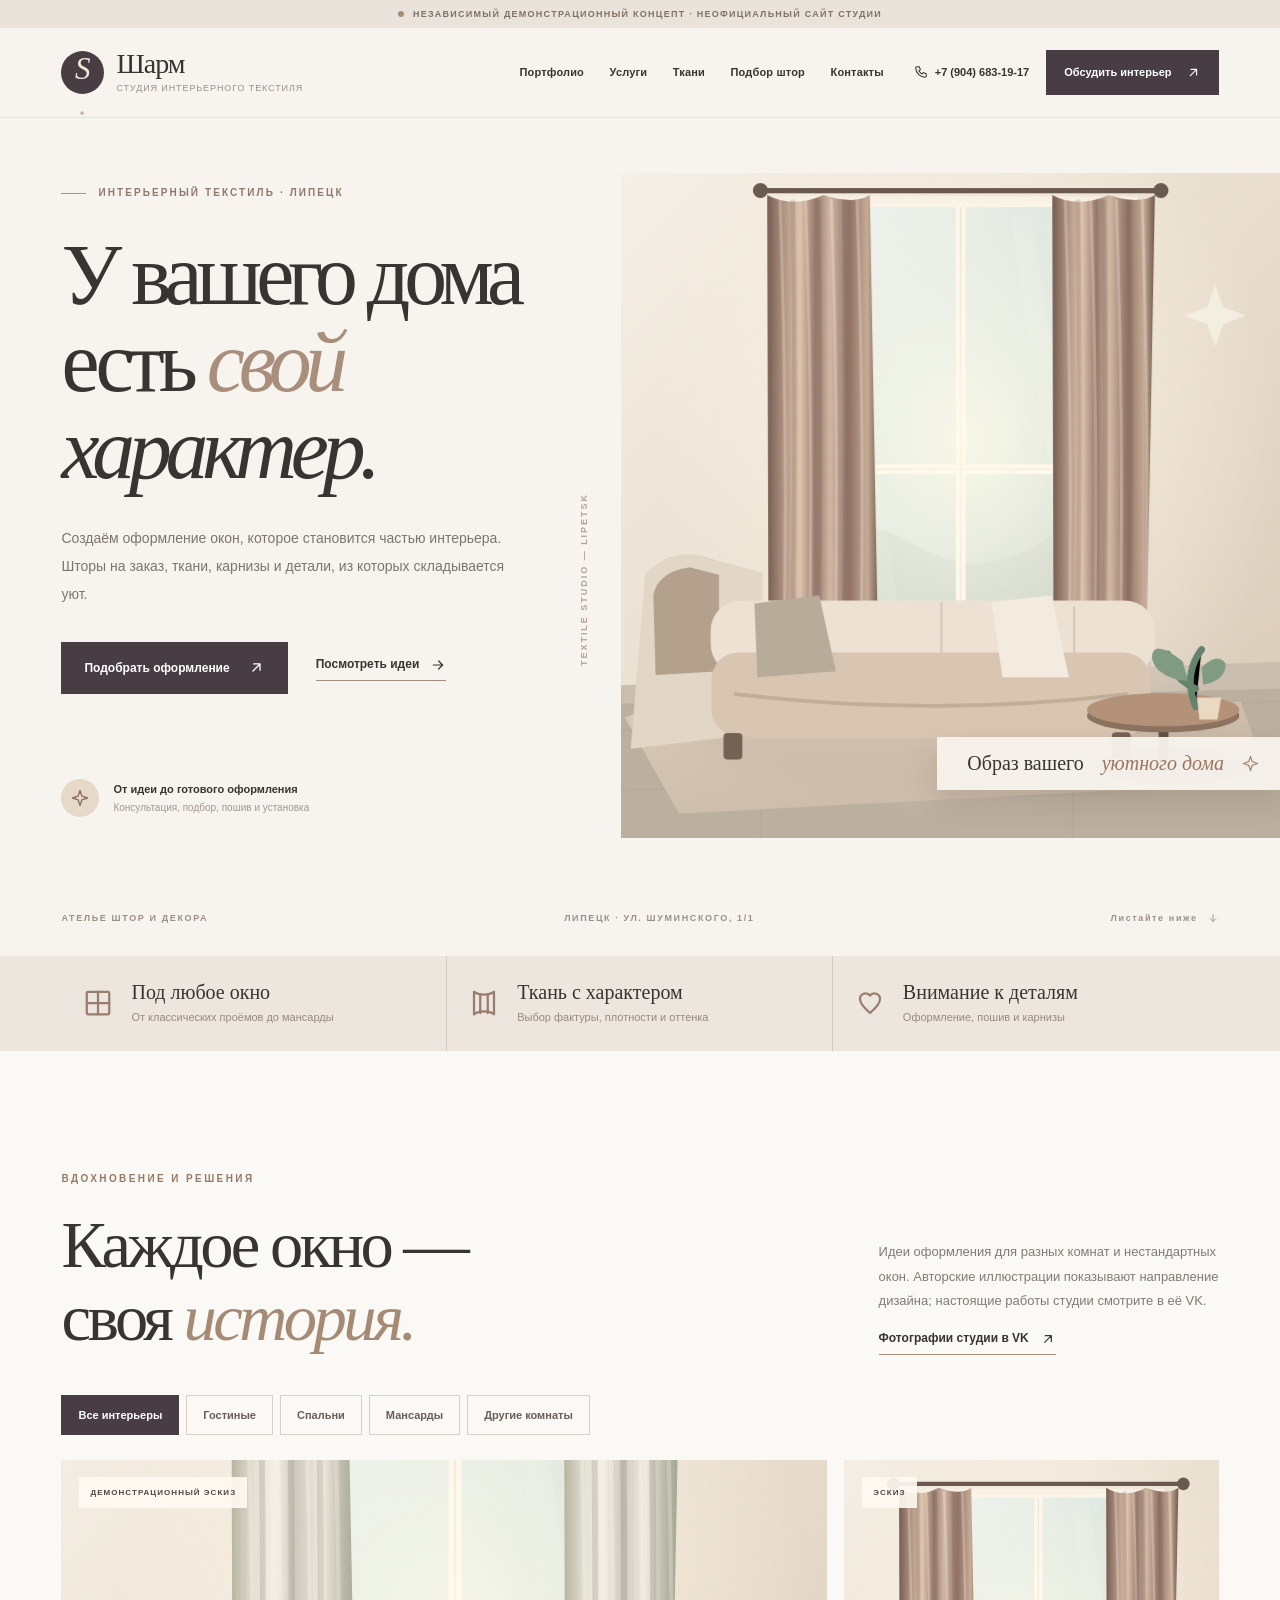
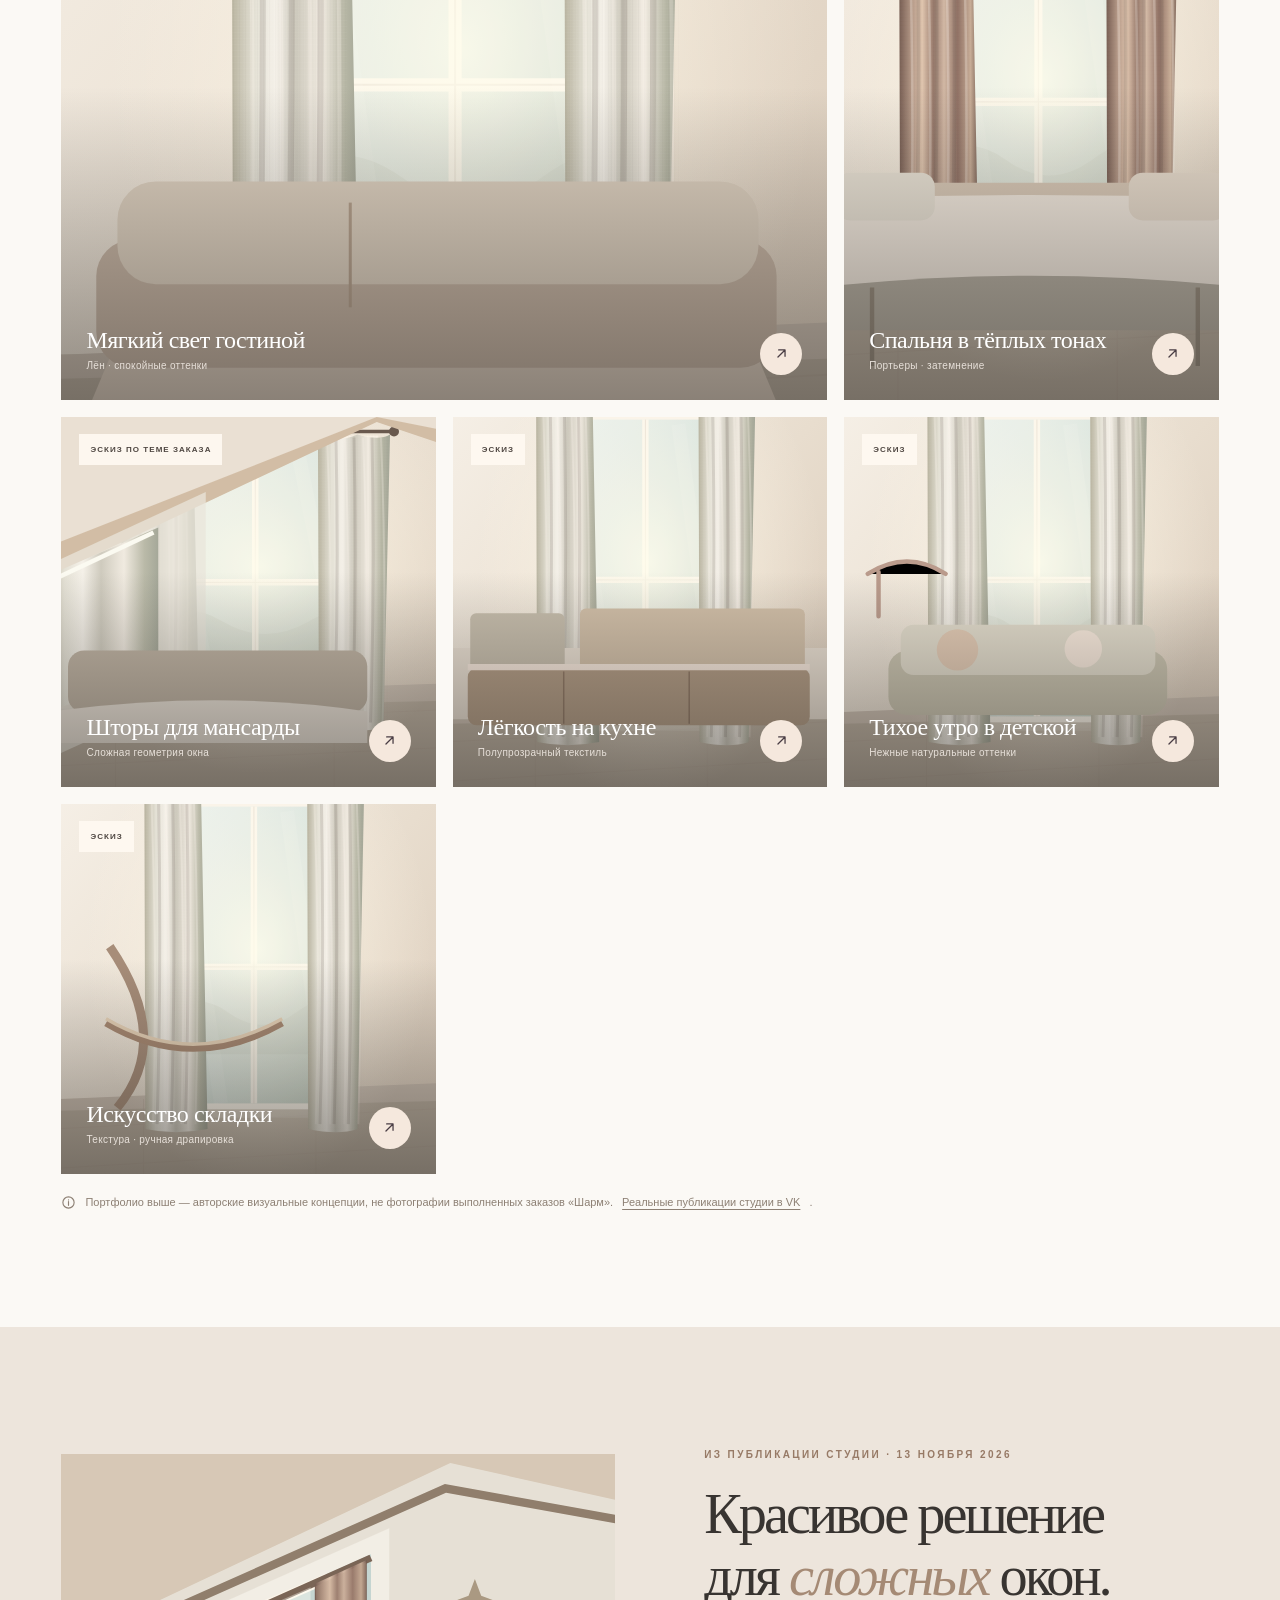
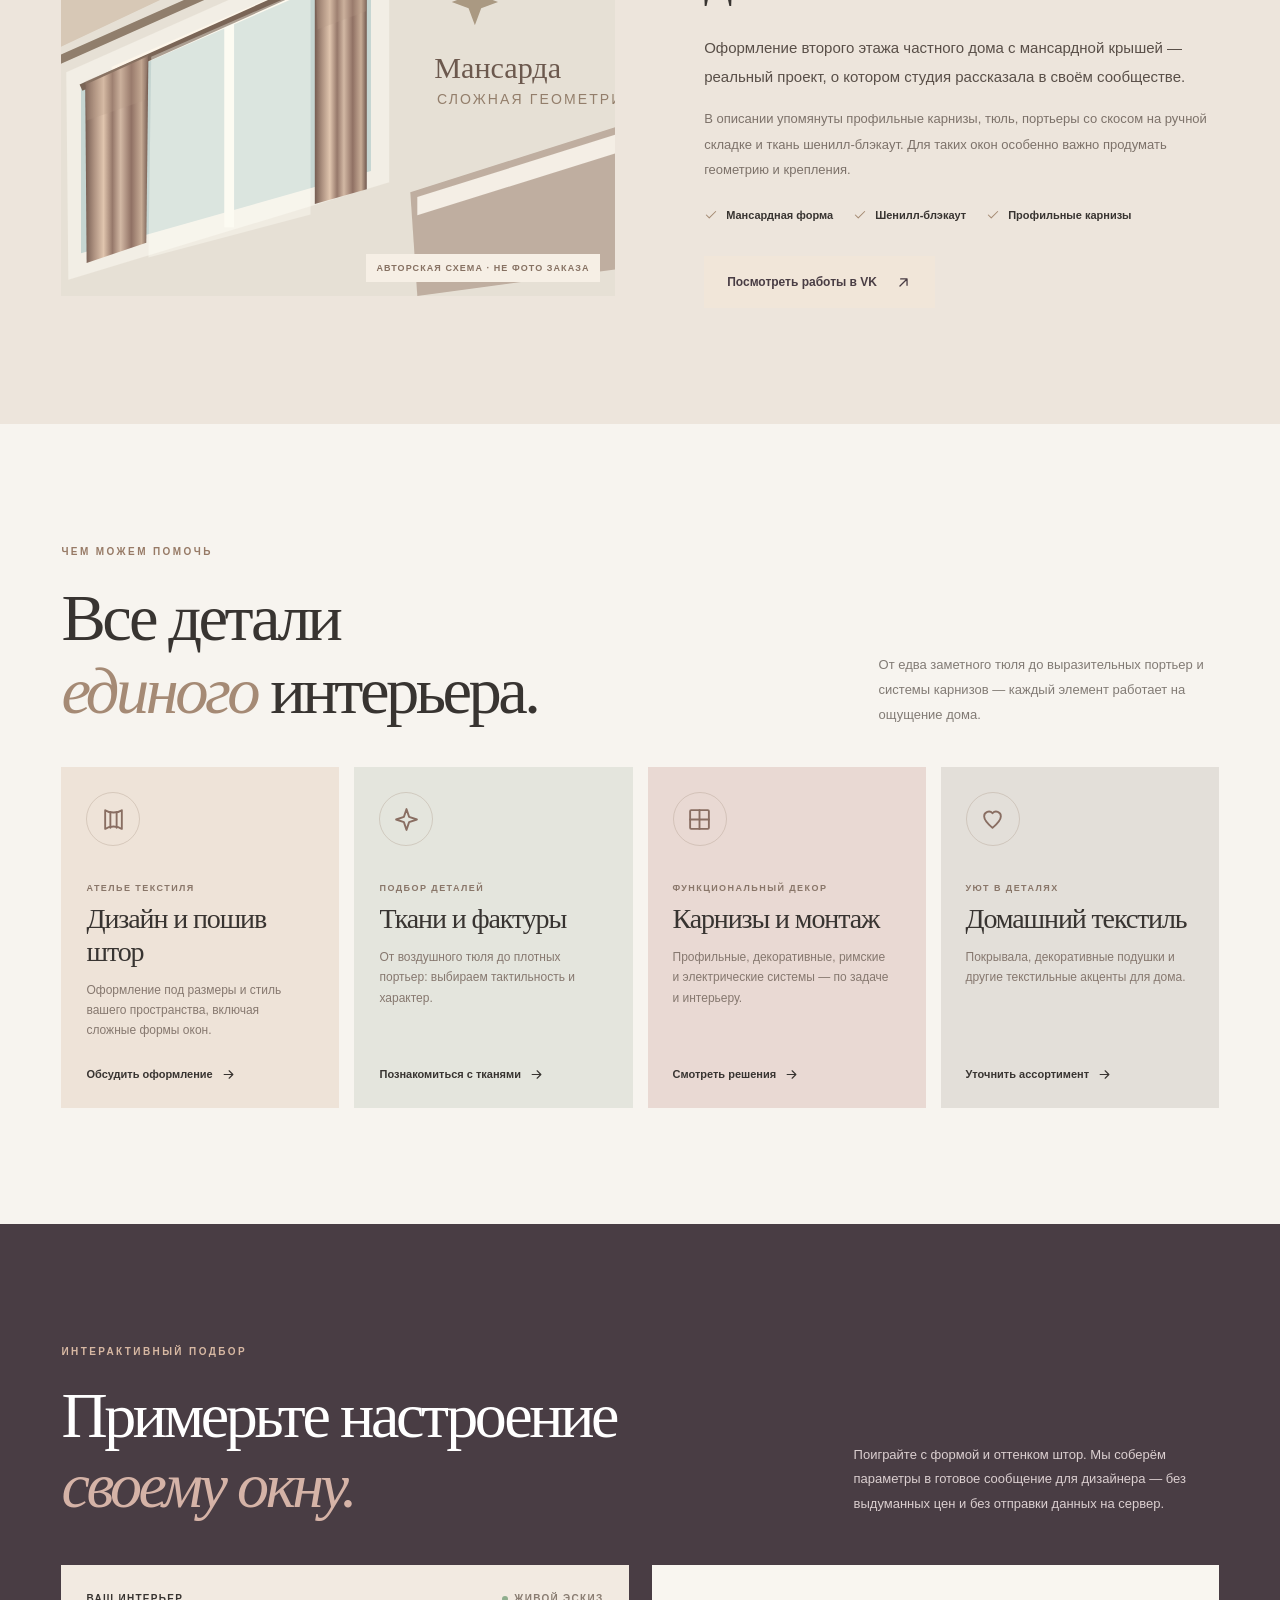
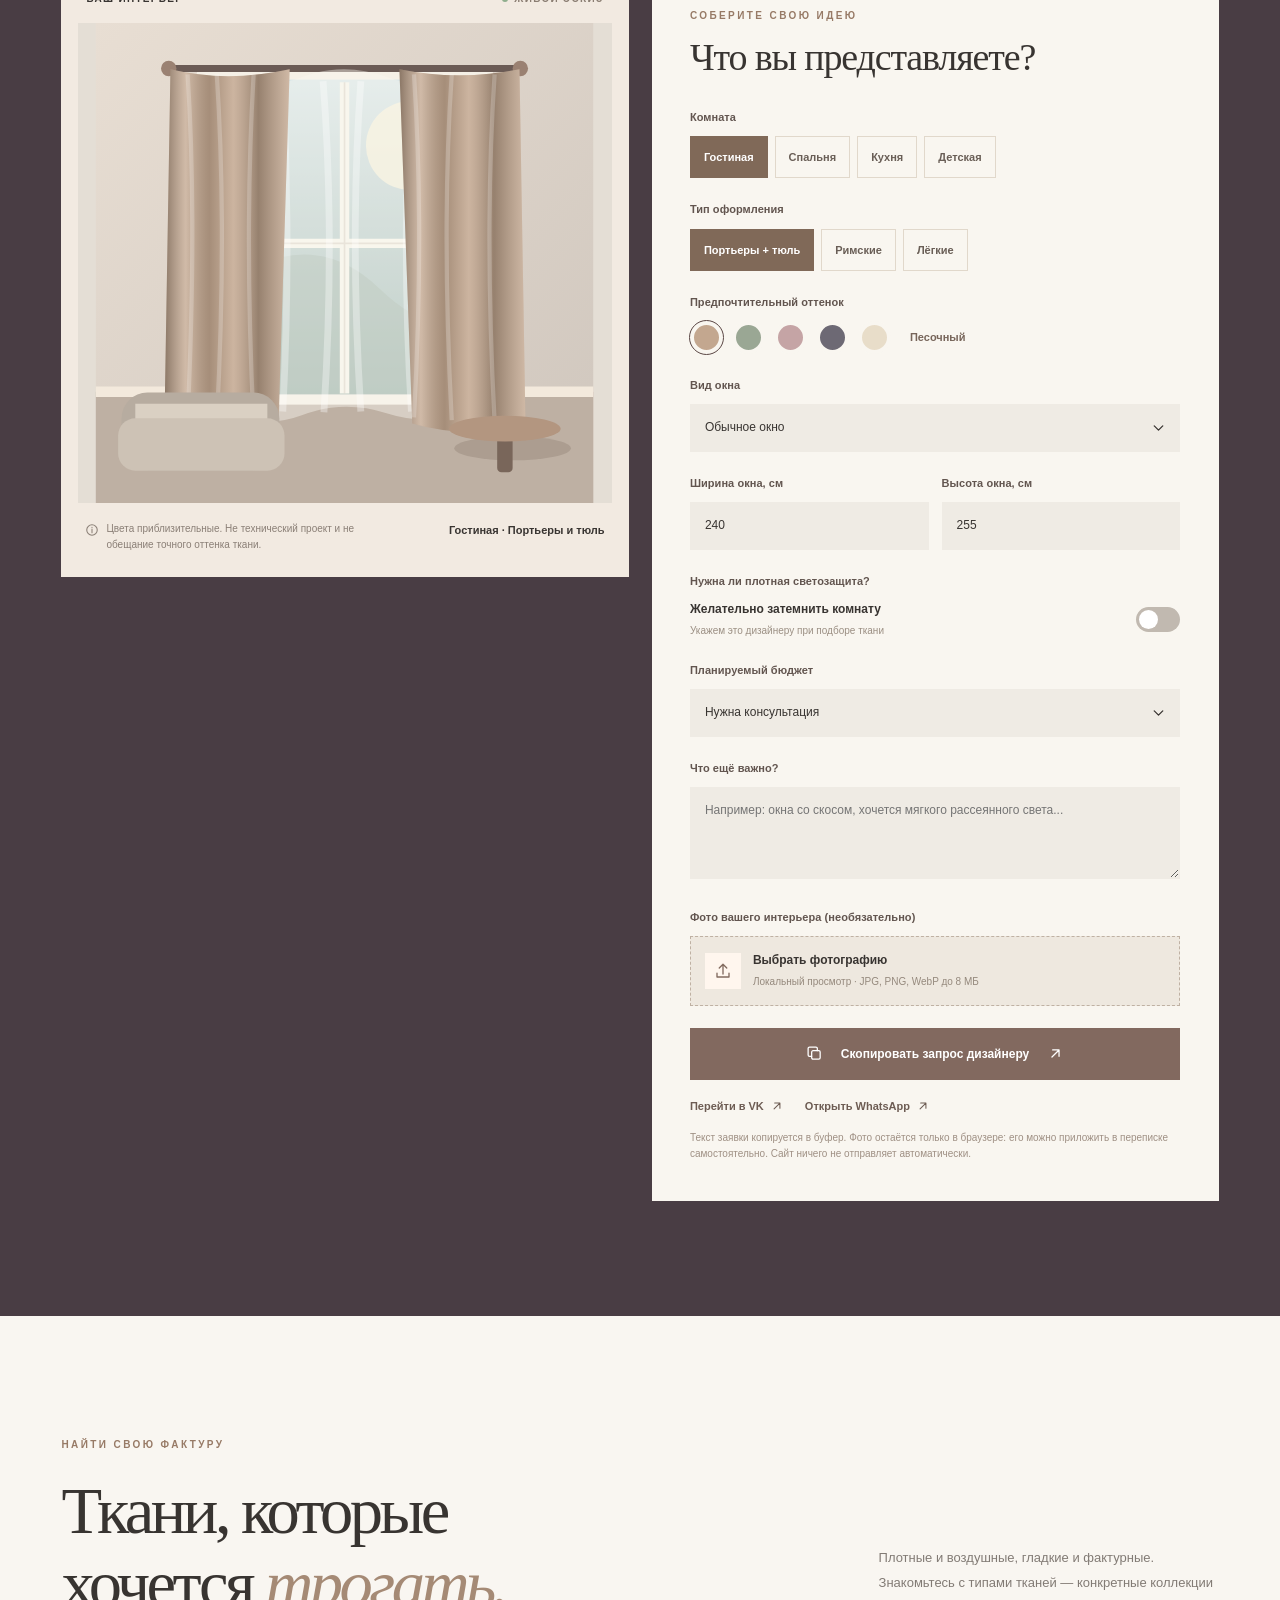
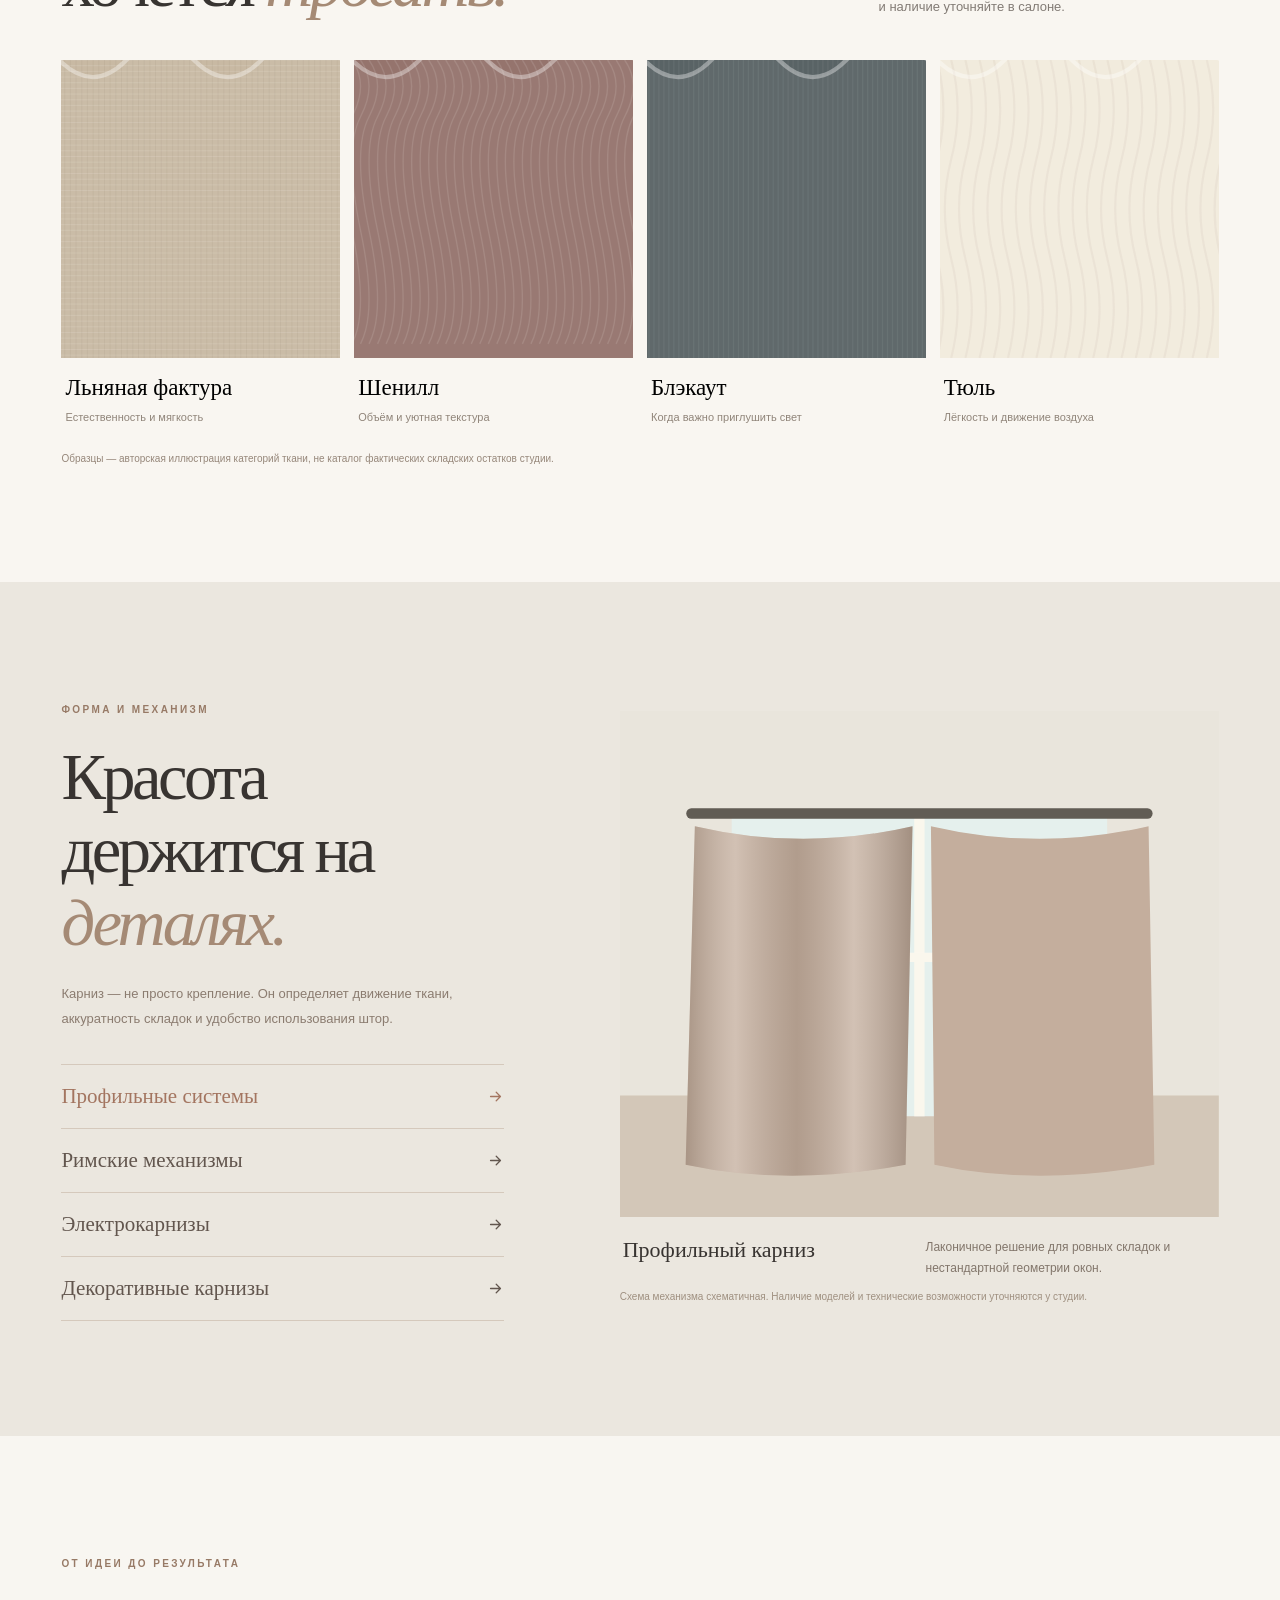
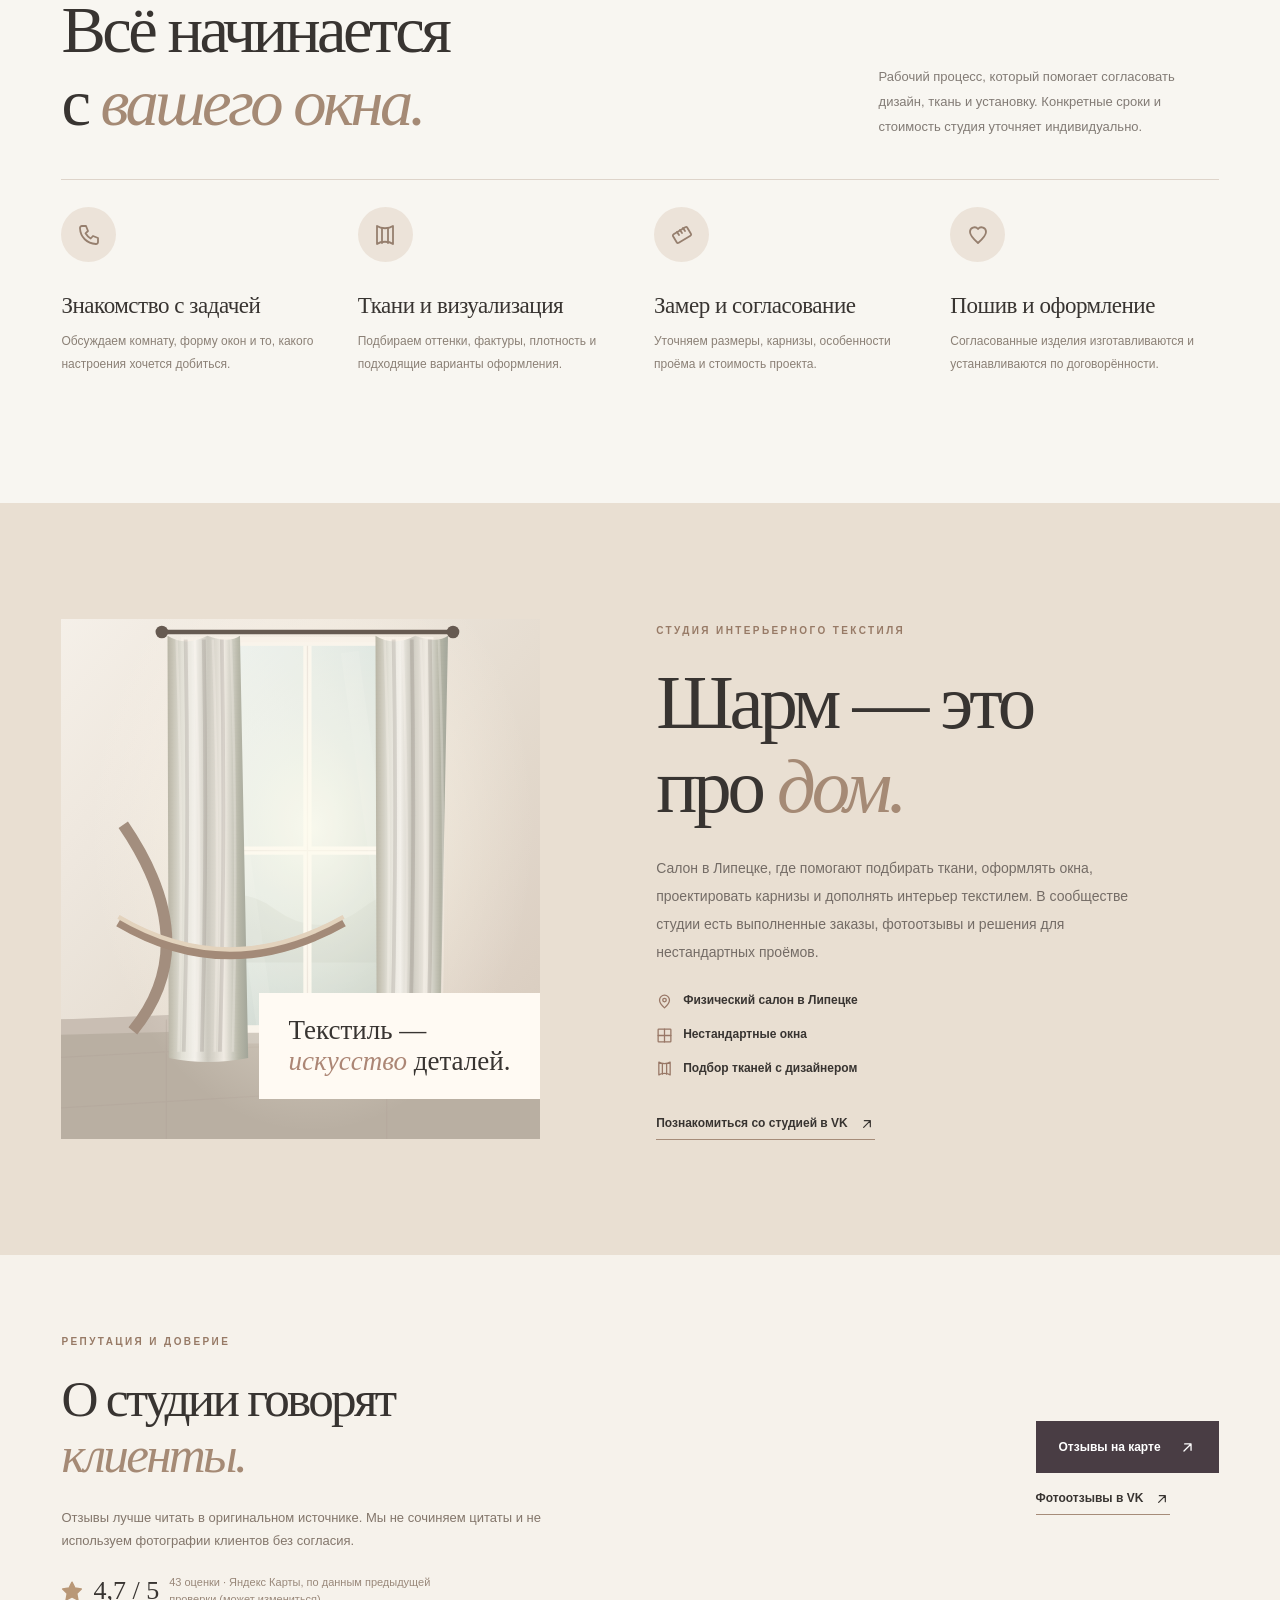
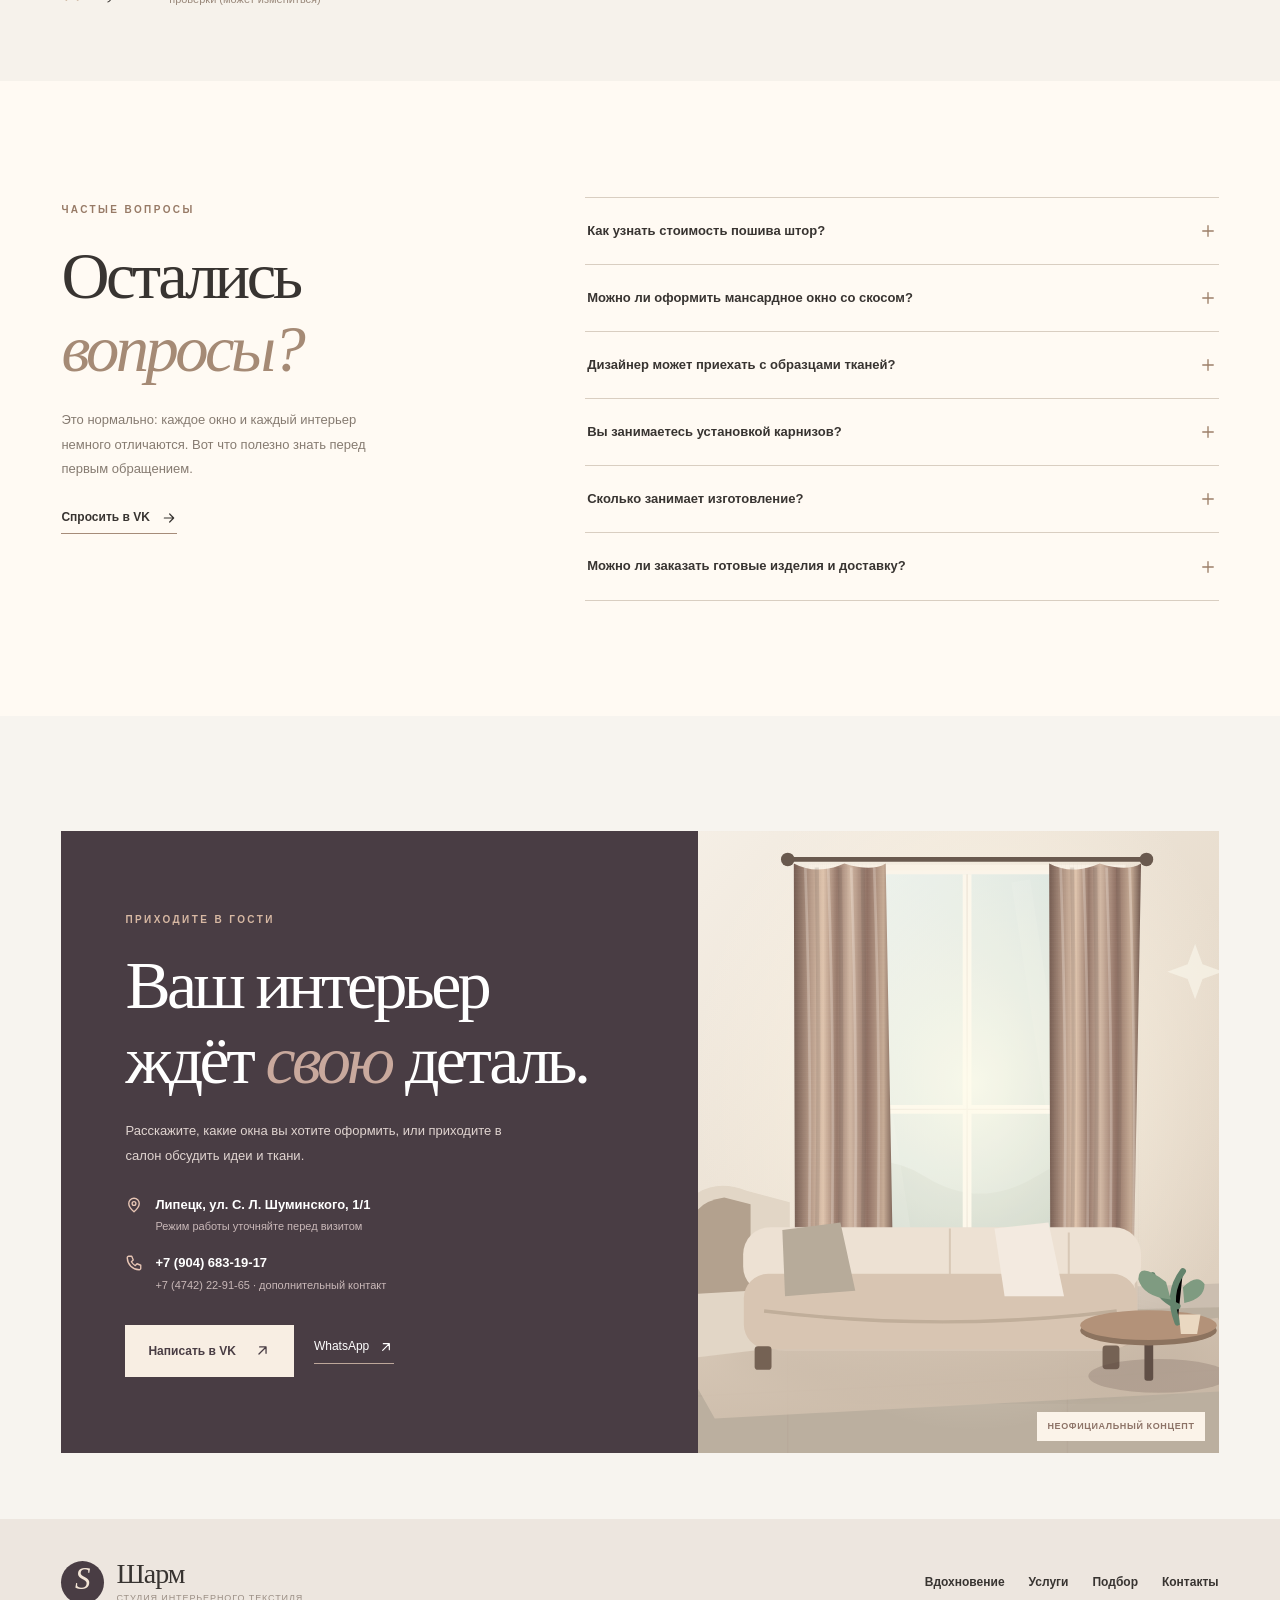
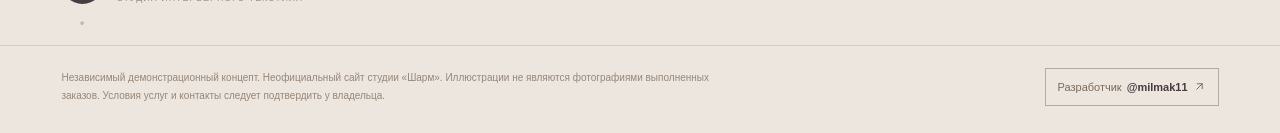
<file: preview-offline.html>
<!doctype html>
<html lang="ru">
<head>
<meta charset="utf-8"/>
<meta name="viewport" content="width=device-width,initial-scale=1"/>
<meta name="theme-color" content="#f7f4ef"/>
<meta name="robots" content="noindex,nofollow,noarchive"/>
<meta name="description" content="Неофициальный демонстрационный концепт сайта студии текстиля Шарм, Липецк: шторы на заказ, оформление окон, карнизы и подбор тканей."/>
<title>Студия «Шарм» — оформление окон и интерьерный текстиль в Липецке | Концепт</title>
<link rel="icon" type="image/svg+xml" href="[data-uri]"/>
<style>
:root{--paper:#f7f4ef;--cream:#fffaf3;--ink:#383431;--deep:#493d44;--text:#514c49;--muted:#8c8279;--line:#ded8cf;--cocoa:#836b5d;--sage:#acb6a1;--rose:#c5a4a5;--gutter:clamp(18px,4.8vw,78px);font-synthesis:none;scroll-behavior:smooth;scroll-padding-top:80px}*{box-sizing:border-box}body{margin:0;font-family:'Segoe UI',Arial,sans-serif;background:var(--paper);color:var(--ink);font-size:14px;line-height:1.65}button,input,select,textarea{font:inherit}a{color:inherit;text-decoration:none}button{cursor:pointer}img,svg{display:block;max-width:100%}h1,h2,h3,p{margin-top:0}h1,h2,h3{font-weight:500}button:focus-visible,a:focus-visible,textarea:focus-visible,input:focus-visible,select:focus-visible,summary:focus-visible{outline:3px solid #aa8e77;outline-offset:3px}.container{max-width:1400px;margin-inline:auto;padding-inline:var(--gutter)}.sprite{position:absolute;width:0;height:0;overflow:hidden}.icon{width:20px;height:20px;fill:none;stroke:currentColor;stroke-width:1.8;stroke-linecap:round;stroke-linejoin:round;flex-shrink:0}.skip-link{position:fixed;top:-80px;left:10px;z-index:300;background:white;padding:10px}.skip-link:focus{top:10px}.demo-label{display:flex;align-items:center;justify-content:center;gap:9px;min-height:28px;padding:5px 14px;background:#e9e3db;color:#817267;text-transform:uppercase;letter-spacing:.14em;font-size:9px;font-weight:700;text-align:center}.demo-mark{width:6px;height:6px;border-radius:50%;background:#a88d76}.site-header{position:relative;z-index:60;background:rgba(247,244,239,.97);border-bottom:1px solid #e8e1d8;backdrop-filter:blur(15px)}.header-inner{display:flex;align-items:center;justify-content:space-between;height:89px;gap:30px}.logo{display:flex;align-items:center;gap:12px;flex-shrink:0}.logo-glyph{width:43px;height:43px;display:grid;place-items:center;border-radius:50%;background:var(--deep);font:italic 31px Georgia,serif;color:#f3e5d6;letter-spacing:-.12em;padding-right:4px}.logo-glyph span{color:#cdb4a3}.logo-name{font:28px/.9 Georgia,serif;letter-spacing:-.035em}.logo-name small{display:block;font:9px/1.4 'Segoe UI',Arial,sans-serif;letter-spacing:.1em;color:#9b8f85;margin-top:6px;text-transform:uppercase}.desktop-nav{display:flex;align-items:center;gap:clamp(14px,2vw,30px);margin-left:auto}.desktop-nav a{font-size:11px;font-weight:700;letter-spacing:.015em;white-space:nowrap;transition:color .2s}.desktop-nav a:hover,.footer-nav a:hover{color:#ae806c}.header-right{display:flex;align-items:center;gap:17px}.header-phone{display:flex;align-items:center;gap:7px;white-space:nowrap;font-size:11px;font-weight:700}.header-phone .icon{width:14px;height:14px}.header-button{display:flex;align-items:center;gap:14px;background:var(--deep);color:white;padding:13px 18px;font-size:11px;font-weight:700;white-space:nowrap;transition:background .2s,transform .2s}.header-button:hover{background:#66525a;transform:translateY(-2px)}.header-button .icon{width:15px;height:15px}.mobile-menu-toggle{display:none;border:0;background:none;padding:9px;color:var(--ink)}.mobile-nav[hidden]{display:none}.mobile-nav{display:none}.section-space{padding-block:clamp(75px,9vw,136px)}.section-tag{display:inline-block;text-transform:uppercase;letter-spacing:.24em;font-size:10px;font-weight:750;color:#977a66}.section-heading{display:flex;justify-content:space-between;align-items:end;gap:30px;margin-bottom:40px}.section-heading h2,.featured h2,.constructor h2,.rods h2,.about h2,.review-strip h2,.faq h2,.contact h2{font:clamp(42px,5.2vw,77px)/1.1 Georgia,'Times New Roman',serif;letter-spacing:-.053em;margin:19px 0 0}.section-heading h2 i,.featured h2 i,.constructor h2 i,.rods h2 i,.about h2 i,.review-strip h2 i,.faq h2 i,.contact h2 i{font-weight:400;color:#a58a75}.heading-aside{max-width:350px}.heading-aside p,.section-subcopy{font-size:13px;color:#827b75;line-height:1.9;max-width:340px;margin:0}.small-text-link,.underline-link{display:inline-flex;align-items:center;gap:11px;font-size:12px;font-weight:750;border-bottom:1px solid #a68c79;padding-bottom:5px;transition:gap .2s,color .2s}.small-text-link{margin-top:15px}.small-text-link:hover,.underline-link:hover{gap:18px;color:#977767}.underline-link .icon,.small-text-link .icon{width:16px;height:16px}.btn{display:inline-flex;align-items:center;justify-content:center;gap:18px;border:0;padding:16px 23px;font-weight:700;font-size:12px;line-height:1.2;transition:background .25s,transform .25s,box-shadow .25s;min-height:52px}.btn .icon{width:17px;height:17px}.btn:hover{transform:translateY(-3px);box-shadow:0 11px 28px #493d4433}.btn-ink{background:var(--deep);color:#fff}.btn-ink:hover{background:#5d4c52}.btn-secondary{background:#f1e6d9;color:#493d44}.btn-secondary:hover{background:#e6d5c3}.btn-light{background:#f5ede5;color:#413b39}.btn-full{width:100%}.btn-cream{background:#f8eee3;color:var(--deep)}
/* hero */
.hero{overflow:hidden}.hero-layout{display:grid;grid-template-columns:.94fr 1.06fr;align-items:center;min-height:705px;padding-top:47px;padding-bottom:45px}.hero-copy{position:relative;z-index:3;padding:20px 0 30px}.eyebrow{display:flex;align-items:center;gap:12px;font-size:10px;font-weight:800;letter-spacing:.21em;color:#8e796c}.eyebrow span{width:25px;height:1px;background:#a89483}.hero h1{font:clamp(63px,6.7vw,103px)/1.02 Georgia,'Times New Roman',serif;letter-spacing:-.072em;margin:30px 0 30px}.hero h1 em{color:#a98e7b;font-weight:400;font-style:italic}.hero h1 .title-italic{font-style:italic;font-weight:400}.hero-copy>p{font-size:14px;line-height:2;color:#7b756e;max-width:450px}.hero-ctas{display:flex;align-items:center;gap:28px;margin-top:34px;flex-wrap:wrap}.hero-foot{display:flex;align-items:center;gap:14px;margin-top:85px}.hero-asterisk{width:38px;height:38px;display:grid;place-items:center;border-radius:50%;background:#e7d9ca;color:#8b6d5e}.hero-asterisk .icon{width:18px;height:18px}.hero-foot p{display:flex;flex-direction:column;gap:2px;margin:0}.hero-foot strong{font-size:11px}.hero-foot small{font-size:10px;color:#a3988d}.hero-image{height:665px;position:relative;margin-right:calc(var(--gutter)*-1);padding-left:16px}.hero-image-frame{height:100%;overflow:hidden;position:relative;background:#dfd2c2}.hero-image-frame>img{width:100%;height:100%;object-fit:cover;object-position:center;transform:scale(1.03);animation:hero-art-enter 1.1s ease-out both}.hero-image-sign{position:absolute;right:0;bottom:48px;padding:15px 21px 15px 30px;background:rgba(247,244,238,.95);font:20px Georgia,serif;display:flex;align-items:center;gap:18px;box-shadow:0 14px 30px #3d302b20}.hero-image-sign i{font-style:italic;color:#99745e}.hero-image-sign .icon{width:17px;height:17px;color:#a28872}.hero-sideword{position:absolute;top:48%;left:-28px;writing-mode:vertical-rl;transform:rotate(180deg);letter-spacing:.22em;font-size:9px;color:#b7a393;font-weight:700}.hero-bottom{padding-block:19px 30px;display:flex;align-items:center;justify-content:space-between;gap:10px;color:#9c9085;font-size:9px;font-weight:800;letter-spacing:.18em}.hero-bottom a{display:flex;gap:9px;align-items:center}.hero-bottom .icon{height:12px;width:12px;transform:rotate(90deg)}.intro-strip{background:#ede6df}.intro-grid{display:grid;grid-template-columns:repeat(3,1fr)}.intro-cell{display:flex;gap:18px;align-items:center;padding:25px 22px}.intro-cell:not(:last-child){border-right:1px solid #d6cabe}.intro-cell>.icon{height:30px;width:30px;color:#997d6e}.intro-cell strong{font:20px Georgia,serif}.intro-cell p{font-size:11px;color:#9a887e;margin:2px 0 0}
/* gallery */
.portfolio{background:#fbf9f5}.gallery-filters{display:flex;gap:7px;flex-wrap:wrap;margin-bottom:25px}.gallery-filters button,.pill-group button{border:1px solid #d9d0c7;background:transparent;color:#695e56;padding:10px 16px;font-size:11px;font-weight:700;transition:background .25s,color .25s,border-color .25s}.gallery-filters button[aria-pressed=true]{background:var(--deep);color:#fff;border-color:var(--deep)}.gallery-filters button:hover:not([aria-pressed=true]){background:#eae0d5}.gallery-grid{display:grid;grid-template-columns:repeat(3,minmax(0,1fr));gap:17px}.gallery-card{position:relative;display:block;width:100%;height:370px;border:0;padding:0;text-align:left;background:#e5dacf;overflow:hidden;color:#fff}.gallery-card.large{grid-column:span 2;height:540px}.gallery-card:not(.large):nth-child(2){height:540px}.gallery-card>img{width:100%;height:100%;object-fit:cover;transition:transform .8s cubic-bezier(.2,.74,.2,1),filter .8s}.gallery-card:hover>img{transform:scale(1.07)}.gallery-card:after{content:"";position:absolute;inset:42% 0 0;background:linear-gradient(transparent,#2a272477);pointer-events:none}.gallery-chip{position:absolute;top:17px;left:18px;z-index:2;color:#4e4641;background:rgba(255,250,242,.91);font-size:8px;font-weight:800;letter-spacing:.13em;padding:9px 11px}.gallery-overlay{position:absolute;z-index:3;bottom:0;left:0;right:0;padding:25px;display:flex;align-items:end;justify-content:space-between;gap:10px}.gallery-overlay strong{display:block;font:24px Georgia,serif;font-weight:400;letter-spacing:-.02em}.gallery-overlay small{display:block;margin-top:4px;font-size:10px;letter-spacing:.03em;color:#e7e0d9}.circle-arrow{width:42px;height:42px;background:#f5e8dd;color:var(--deep);display:grid;place-items:center;flex-shrink:0;border-radius:50%;transition:transform .25s}.gallery-card:hover .circle-arrow{transform:rotate(45deg)}.circle-arrow .icon{width:17px;height:17px}.gallery-card[hidden]{display:none}.portfolio-fineprint{display:flex;align-items:center;gap:9px;color:#8d8074;font-size:11px;line-height:1.6;margin-top:20px}.portfolio-fineprint .icon{width:15px;height:15px;flex-shrink:0}.portfolio-fineprint a{text-decoration:underline;text-underline-offset:3px}
/* featured */
.featured{background:#ede5dc}.featured-layout{display:grid;grid-template-columns:1fr .93fr;gap:clamp(35px,7vw,110px);align-items:center}.featured-art{position:relative}.featured-art img{width:100%;aspect-ratio:1.25;object-fit:cover}.art-caption{position:absolute;bottom:14px;right:15px;background:#f6efe5;padding:7px 10px;color:#867162;font-size:9px;letter-spacing:.12em;font-weight:700}.featured h2{font-size:clamp(43px,4.4vw,65px)}.featured p{font-size:13px;color:#7d726a;line-height:1.95;max-width:510px}.featured .featured-lead{font-size:15px;color:#594f48;margin-top:25px}.featured-facts{display:flex;flex-wrap:wrap;gap:10px 20px;margin:24px 0 32px}.featured-facts span{display:flex;gap:8px;align-items:center;font-size:11px;font-weight:700}.featured-facts .icon{width:14px;height:14px;color:#a58b74}
/* services */
.services-grid{display:grid;grid-template-columns:repeat(4,1fr);gap:15px}.service-card{min-height:341px;padding:25px;display:flex;flex-direction:column;position:relative;transition:transform .3s,box-shadow .3s}.service-card:hover{transform:translateY(-6px);box-shadow:0 20px 35px #44382b14}.service-one{background:#eee3d8}.service-two{background:#e4e5dd}.service-three{background:#e9d9d3}.service-four{background:#e3dfd9}.service-icon{width:54px;height:54px;border:1px solid #ad9a895c;border-radius:50%;display:grid;place-items:center;margin-bottom:35px;color:#896e62}.service-icon .icon{width:25px;height:25px}.service-index{font-size:9px;letter-spacing:.16em;color:#897669;font-weight:800;margin-bottom:7px}.service-card h3{font:28px/1.17 Georgia,serif;letter-spacing:-.04em;margin:0 0 11px}.service-card p{font-size:12px;color:#86786f;line-height:1.7;max-width:220px;margin:0 0 16px}.service-link{display:flex;align-items:center;gap:8px;margin-top:auto;font-size:11px;font-weight:700}.service-link .icon{width:15px;height:15px;transition:transform .2s}.service-card:hover .service-link .icon{transform:translateX(5px)}
/* Constructor */
.constructor{background:#493d44;color:#fff}.section-tag-light{color:#d7b8a3}.constructor-top{display:flex;align-items:end;justify-content:space-between;gap:35px;margin-bottom:43px}.constructor h2{font-size:clamp(45px,5vw,75px)}.constructor h2 i{color:#d5b3a7}.constructor-top>p{max-width:365px;color:#dbcfd0;font-size:13px;line-height:1.9;margin:0 0 5px}.constructor-layout{display:grid;grid-template-columns:1fr 1fr;gap:23px;align-items:start}.constructor-visual{position:sticky;top:22px;background:#f2eae1;color:var(--ink);padding:17px}.preview-top,.visual-bottom{display:flex;justify-content:space-between;align-items:center;gap:10px}.preview-top{font-size:10px;letter-spacing:.13em;font-weight:800;padding:9px 8px 16px}.preview-live{display:flex;align-items:center;gap:6px;color:#8a7d72}.preview-live span{width:6px;height:6px;background:#8fae8d;border-radius:50%;animation:breathe 2s infinite}.window-preview{background:#e4ded5;aspect-ratio:1.11;overflow:hidden}.window-preview svg{width:100%;height:100%;object-fit:cover}.window-preview #preview-panels,.window-preview #preview-roman{transition:opacity .4s}.visual-bottom{align-items:start;padding:18px 7px 7px}.visual-bottom>span:first-child{font-size:10px;color:#8a7f76;line-height:1.6;display:flex;gap:7px;max-width:280px}.visual-bottom .icon{width:14px;height:14px;flex-shrink:0;margin-top:2px}.visual-bottom>span:last-child{text-align:right;font-size:11px;font-weight:700;white-space:nowrap}.constructor-panel{background:#f9f6f0;color:var(--ink);padding:clamp(24px,3vw,44px)}.panel-head{margin-bottom:29px}.panel-head h3{font:38px Georgia,serif;letter-spacing:-.03em;margin:9px 0 0}.control-block{margin-bottom:22px}.control-label{display:block;font-size:11px;font-weight:800;letter-spacing:.005em;color:#62554f;margin-bottom:10px}.pill-group{display:flex;flex-wrap:wrap;gap:7px}.pill-group button{padding:11px 13px;border:1px solid #e1d8cb;font-size:11px}.pill-group button[aria-pressed=true]{background:#806958;border-color:#806958;color:#fff}.pill-group button:hover:not([aria-pressed=true]){background:#eee6dd}.swatch-row{display:flex;align-items:center;gap:9px;flex-wrap:wrap}.swatch{width:33px;height:33px;background:var(--swatch);border:4px solid #f9f6f0;outline:1px solid transparent;border-radius:50%;padding:0;transition:transform .2s}.swatch:hover{transform:scale(1.13)}.swatch.active{outline-color:#5b4745}.swatch-row strong{font-size:11px;margin-left:10px;color:#77655a}.select-shell{position:relative}.select-shell select{appearance:none;padding-right:35px}.select-shell .icon{position:absolute;right:13px;top:50%;transform:translateY(-50%);width:17px;height:17px;pointer-events:none}.control-block input[type=number],.control-block textarea,.select-shell select{width:100%;min-height:47px;background:#efebe4;border:1px solid transparent;border-radius:0;padding:13px 14px;font-size:12px;color:var(--ink);outline:none;transition:background .2s,border-color .2s}.control-block input[type=number]:focus,.control-block textarea:focus,.select-shell select:focus{background:#fff;border-color:#a78d7c}.control-block textarea{resize:vertical;min-height:92px}.form-two{display:grid;grid-template-columns:1fr 1fr;gap:13px}.toggle-line{display:flex;align-items:center;justify-content:space-between;gap:12px;cursor:pointer}.toggle-line>span:first-child{font-size:12px;font-weight:700}.toggle-line small{display:block;margin-top:3px;font-size:10px;color:#9b8f83;font-weight:400}.switch{position:relative;flex-shrink:0}.switch input{position:absolute;opacity:0;height:100%;width:100%;margin:0;cursor:pointer}.switch-slider{width:44px;height:25px;display:block;background:#c1b9b0;border-radius:99px;position:relative;pointer-events:none;transition:background .2s}.switch-slider:before{content:"";position:absolute;width:19px;height:19px;top:3px;left:3px;background:white;border-radius:50%;transition:transform .2s}.switch input:checked+.switch-slider{background:#846e68}.switch input:checked+.switch-slider:before{transform:translateX(19px)}.switch input:focus-visible+.switch-slider{outline:3px solid #ae9b8c;outline-offset:3px}.upload-control{display:flex;align-items:center;gap:12px;background:#eee8df;padding:14px;border:1px dashed #bfb1a3;cursor:pointer}.upload-control:hover{background:#e7dcd0}.upload-control input{position:absolute;opacity:0;width:1px;height:1px;pointer-events:none}.upload-icon{width:36px;height:36px;background:#fff6ee;display:grid;place-items:center;color:#836b5f;flex-shrink:0}.upload-icon .icon{width:18px;height:18px}.upload-control strong{display:block;font-size:12px;overflow-wrap:anywhere}.upload-control small{display:block;font-size:10px;color:#95897d;margin-top:3px}.photo-preview{position:relative;margin-top:10px;width:104px;height:104px}.photo-preview[hidden]{display:none}.photo-preview img{height:100%;width:100%;object-fit:cover}.photo-preview button{position:absolute;right:4px;top:4px;display:grid;place-items:center;width:25px;height:25px;border:0;background:white;color:#4d403e}.photo-preview button .icon{width:14px;height:14px}.btn-light{background:#82695f;color:white}.btn-light:hover{background:#6d564e}.builder-contact{display:flex;flex-wrap:wrap;gap:13px 21px;margin-top:17px}.builder-contact a{display:flex;gap:6px;align-items:center;font-size:11px;font-weight:750;color:#6d5c53}.builder-contact .icon{width:14px;height:14px}.panel-caution{font-size:10px;color:#9f9084;line-height:1.65;margin:15px 0 0}.form-error{font-size:11px;color:#b94f4f;margin:-4px 0 15px}
/* fabrics */
.fabrics{background:#f9f6f1}.fabrics-grid{display:grid;grid-template-columns:repeat(4,minmax(0,1fr));gap:14px}.fabric-card{border:0;background:none;text-align:left;padding:0;position:relative;overflow:hidden}.fabric-card img{width:100%;height:auto;aspect-ratio:1/1.07;object-fit:cover;transition:transform .6s}.fabric-card:hover img{transform:scale(1.06)}.fabric-card-label{display:block;padding:17px 4px}.fabric-card-label strong{font:23px Georgia,serif;display:block;margin-bottom:4px}.fabric-card-label small{font-size:11px;color:#90857a}.fabric-card:after{content:"";position:absolute;inset:0 0 68px;border:0 solid transparent;pointer-events:none;transition:border .15s}.fabric-card.selected:after{border-width:5px;border-color:#fff9f0}.fabrics-caption{color:#96877a;font-size:10px;margin:5px 0 0}
/* rods */
.rods{background:#ebe7df}.rods-layout{display:grid;grid-template-columns:.85fr 1.15fr;gap:10%;align-items:center}.rods h2{margin-bottom:23px}.rods-copy>p{font-size:13px;color:#8b7c70;line-height:1.9;max-width:400px}.rod-types{margin-top:32px;border-top:1px solid #d5c9bc}.rod-types button{border:0;border-bottom:1px solid #d5c9bc;background:transparent;display:flex;justify-content:space-between;align-items:center;width:100%;padding:19px 0;color:#62564e;text-align:left;font:21px Georgia,serif;transition:color .2s,padding .2s}.rod-types button:hover{padding-left:7px}.rod-types button[aria-pressed=true]{color:#a37560}.rod-types .icon{width:17px;height:17px}.rod-drawing{background:#e9e5dc;overflow:hidden}.rod-drawing svg{width:100%;height:auto}.rod-art-description{display:flex;align-items:start;justify-content:space-between;gap:17px;padding:20px 3px 6px}.rod-art-description strong{font:22px Georgia,serif;white-space:nowrap}.rod-art-description p{font-size:12px;color:#82766b;line-height:1.7;max-width:290px;margin:0}.rods-art>small{font-size:10px;color:#9f9080}
/* steps */
.steps{background:#f8f6f1}.steps-grid{display:grid;grid-template-columns:repeat(4,minmax(0,1fr));gap:28px;border-top:1px solid #ded4ca;padding-top:27px}.step-icon{width:55px;height:55px;border-radius:50%;display:grid;place-items:center;background:#ece3d9;margin-bottom:31px;color:#967f6e}.step-icon .icon{width:24px;height:24px}.step h3{font:23px Georgia,serif;letter-spacing:-.02em;margin-bottom:11px}.step p{font-size:12px;color:#8b8076;line-height:1.9}
/* about */
.about{background:#e9dfd2}.about-layout{display:grid;grid-template-columns:.92fr 1.08fr;gap:10%;align-items:center}.about-image{height:520px;position:relative;overflow:hidden}.about-image>img{width:100%;height:100%;object-fit:cover;filter:saturate(.8)}.about-sticker{position:absolute;right:0;bottom:40px;background:#fffaf3;font:27px/1.15 Georgia,serif;padding:22px 30px}.about-sticker i{color:#ac8675}.about-copy h2{font-size:clamp(55px,6vw,90px)}.about-copy>p{max-width:510px;color:#746c66;line-height:2;margin:25px 0}.about-badges{display:flex;flex-direction:column;gap:14px;margin:22px 0 32px}.about-badges span{display:flex;align-items:center;gap:10px;font-size:12px;font-weight:650}.about-badges .icon{width:17px;height:17px;color:#987766}
/* reviews */
.review-strip{background:#f6f2eb;padding-block:74px}.review-layout{display:flex;justify-content:space-between;align-items:center;gap:40px}.review-strip h2{font-size:clamp(37px,4vw,59px)}.review-left>p{color:#83766b;font-size:13px;max-width:520px;line-height:1.8;margin:22px 0}.rating-line{display:flex;align-items:center;gap:10px;flex-wrap:wrap}.rating-line .icon{width:22px;height:22px;fill:#b99877;stroke:#b99877}.rating-line strong{font:26px Georgia,serif}.rating-line span{font-size:11px;color:#99887a;max-width:265px;line-height:1.5}.review-action{display:flex;flex-direction:column;align-items:flex-start;gap:16px;flex-shrink:0}
/* FAQ */
.faq{background:#fffaf3}.faq-layout{display:grid;grid-template-columns:.77fr 1.23fr;gap:11%}.faq-left>p{font-size:13px;color:#867b71;line-height:1.9;max-width:340px;margin:23px 0}.faq-items{border-top:1px solid #d9cec1}.faq-items details{border-bottom:1px solid #d9cec1}.faq-items summary{display:flex;align-items:center;justify-content:space-between;gap:14px;list-style:none;cursor:pointer;font-weight:700;font-size:13px;line-height:1.4;padding:24px 2px}.faq-items summary::-webkit-details-marker{display:none}.faq-items summary .icon{width:18px;height:18px;color:#9d7f69;transition:transform .3s}.faq-items details[open] summary .icon{transform:rotate(45deg)}.faq-items details p{margin:0;padding:0 30px 24px 2px;font-size:12px;line-height:1.9;color:#82776e;animation:appear .3s ease}
/* contact & footer */
.contact{background:#f7f4ef;padding-bottom:66px}.contact-panel{display:grid;grid-template-columns:1.1fr .9fr;min-height:515px;background:#493d44;color:white;overflow:hidden}.contact-copy{padding:clamp(34px,6vw,76px) 24px clamp(34px,6vw,76px) clamp(34px,5vw,70px);z-index:1;position:relative}.contact h2{font-size:clamp(47px,5.3vw,76px)}.contact h2 i{color:#c9a99d}.contact-copy>p{color:#e0d4d0;font-size:13px;max-width:390px;line-height:1.9;margin:21px 0 25px}.contact-items{display:flex;flex-direction:column;gap:17px}.contact-items>div{display:flex;gap:12px;align-items:start}.contact-items>.icon,.contact-items>div>.icon{height:18px;width:18px;color:#e8c6b5;margin-top:2px}.contact-items span{display:flex;flex-direction:column;gap:2px}.contact-items strong,.contact-items span>a{font-size:13px;font-weight:750}.contact-items small{font-size:11px;color:#c9b8b8}.contact-links{display:flex;align-items:center;gap:20px;flex-wrap:wrap;margin-top:31px}.contact-outline{display:inline-flex;gap:9px;align-items:center;font-size:12px;border-bottom:1px solid #bda79a;padding-bottom:6px}.contact-outline .icon{height:16px;width:16px}.contact-illustration{height:100%;position:relative;overflow:hidden}.contact-illustration>img{height:100%;width:100%;object-fit:cover;object-position:center}.contact-ill-note{position:absolute;right:14px;bottom:12px;background:#fbf3e9;color:#8d7367;padding:7px 10px;font-size:9px;font-weight:750;letter-spacing:.07em}.site-footer{background:#ede6df}.footer-upper{padding-top:42px;padding-bottom:40px;display:flex;justify-content:space-between;align-items:center;gap:22px}.footer-nav{display:flex;gap:24px;flex-wrap:wrap}.footer-nav a{font-size:12px;font-weight:700}.footer-bottom{padding-top:22px;padding-bottom:27px;border-top:1px solid #d9cdbf;display:flex;justify-content:space-between;align-items:center;gap:25px}.footer-bottom p{max-width:670px;font-size:10px;line-height:1.75;color:#968779;margin:0}.developer-credit{border:1px solid #b6a99d;padding:9px 12px;display:inline-flex;align-items:center;gap:5px;white-space:nowrap;font-size:11px;color:#7b6a5b;transition:background .2s}.developer-credit:hover{background:#ded3c7}.developer-credit strong{color:#47393e}.developer-credit .icon{height:13px;width:13px}
/* modal and notifications */
.modal[hidden]{display:none}.modal{position:fixed;inset:0;z-index:100;display:grid;place-items:center;padding:20px}.modal-backdrop{position:absolute;inset:0;background:rgba(26,24,23,.74);backdrop-filter:blur(6px)}.modal-content{position:relative;z-index:1;display:grid;grid-template-columns:1fr 1fr;max-height:min(90vh,730px);width:min(940px,100%);background:#fffaf3;overflow:auto;box-shadow:0 24px 75px #19151566}.modal-content>img{height:100%;width:100%;min-height:430px;object-fit:cover}.modal-text{padding:clamp(32px,4vw,55px);align-self:center}.modal-text h3{font:clamp(30px,4vw,52px)/1.1 Georgia,serif;margin:15px 0}.modal-text p{font-size:13px;line-height:1.9;color:#7f7164;margin:0 0 28px}.modal-close{z-index:2;position:absolute;right:12px;top:12px;border:0;width:40px;height:40px;display:grid;place-items:center;background:#fffaf3;color:#554a41}.toast{position:fixed;z-index:150;left:50%;bottom:23px;transform:translate(-50%,25px);opacity:0;pointer-events:none;transition:opacity .24s,transform .24s;background:#493d44;color:#fff;font-weight:650;font-size:12px;padding:13px 20px;text-align:center;box-shadow:0 10px 26px #20181832;max-width:calc(100vw - 30px)}.toast.show{opacity:1;transform:translate(-50%,0)}body.modal-open{overflow:hidden}
/* transitions */
.rise{opacity:0;transform:translateY(26px);transition:opacity .76s cubic-bezier(.2,.72,.2,1),transform .76s cubic-bezier(.2,.72,.2,1)}.rise.visible{opacity:1;transform:translateY(0)}@keyframes hero-art-enter{from{opacity:0;transform:scale(1.08) translateY(18px)}to{opacity:1;transform:scale(1.03) translateY(0)}}@keyframes breathe{50%{opacity:.28}}@keyframes appear{from{opacity:0;transform:translateY(-5px)}to{opacity:1;transform:translateY(0)}}
@media(max-width:1180px){.header-inner{gap:18px}.desktop-nav{gap:14px}.header-phone{display:none}.header-button{padding:12px}.hero-layout{grid-template-columns:1fr 1.02fr}.hero h1{font-size:clamp(58px,7vw,88px)}.hero-foot{margin-top:55px}.services-grid{grid-template-columns:repeat(2,1fr)}.service-card{min-height:280px}.featured-layout{gap:5%}.rod-art-description{display:block}.rod-art-description p{margin-top:7px}.constructor-layout{gap:14px}}
@media(max-width:920px){.desktop-nav{display:none}.mobile-menu-toggle{display:grid;place-items:center}.mobile-nav:not([hidden]){display:grid;grid-template-columns:repeat(2,minmax(0,1fr));gap:4px 20px;padding:17px var(--gutter) 24px;background:#f7f4ef;box-shadow:0 15px 25px #3d332315}.mobile-nav a{font-size:13px;font-weight:700;padding:11px 0}.hero-layout{min-height:620px}.hero h1{font-size:clamp(52px,7.1vw,74px)}.hero-image{height:575px}.hero-image-sign{font-size:16px}.intro-cell{padding:20px 12px}.intro-cell strong{font-size:18px}.intro-cell p{font-size:10px}.featured h2,.rods h2{font-size:45px}.featured p{font-size:12px}.featured .featured-lead{font-size:13px}.constructor-panel{padding:23px}.constructor-top h2{font-size:53px}.rods-layout{gap:6%}.about-layout{gap:6%}.about-image{height:440px}}
@media(max-width:740px){.section-space{padding-block:75px}.header-inner{height:74px}.hero-layout{display:flex;flex-direction:column;align-items:stretch;padding-top:45px;padding-bottom:24px;min-height:auto}.hero-copy{padding:0}.hero h1{font-size:clamp(58px,10vw,82px);margin:20px 0}.hero-copy>p{max-width:530px}.hero-ctas{margin-top:23px}.hero-foot{margin-top:28px}.hero-image{width:100%;height:auto;aspect-ratio:1.04;margin:32px 0 0;padding:0}.hero-image-frame{width:100%}.hero-image-sign{bottom:22px}.hero-sideword{display:none}.hero-bottom{flex-wrap:wrap;gap:10px;padding-bottom:18px}.hero-bottom span:nth-child(2){display:none}.intro-grid{grid-template-columns:1fr}.intro-cell{padding:15px 5px;border-right:0!important;border-bottom:1px solid #d8ccc0}.intro-cell:last-child{border:0}.section-heading{display:block}.section-heading h2,.featured h2,.rods h2,.about h2,.review-strip h2,.faq h2,.contact h2{font-size:clamp(42px,7.4vw,58px)}.heading-aside{max-width:520px;margin-top:20px}.section-subcopy{max-width:500px;margin-top:20px}.gallery-grid{grid-template-columns:repeat(2,1fr);gap:11px}.gallery-card.large{grid-column:span 2;height:440px}.gallery-card:not(.large):nth-child(2){height:360px}.gallery-card{height:320px}.gallery-overlay{padding:17px}.gallery-overlay strong{font-size:20px}.featured-layout,.constructor-layout,.rods-layout,.about-layout,.faq-layout{grid-template-columns:1fr;gap:38px}.featured-art{order:2}.featured-text{order:1}.constructor-top{display:block}.constructor-top>p{margin:20px 0 0;max-width:570px}.constructor-visual{position:relative;top:auto}.constructor-panel{padding:25px}.fabrics-grid{grid-template-columns:repeat(2,1fr)}.rods-art{max-width:600px}.steps-grid{grid-template-columns:repeat(2,1fr);gap:30px 22px}.about-image{order:2;height:390px;max-width:600px}.about-copy{order:1}.review-layout{display:block}.review-action{margin-top:26px}.faq-left{margin-bottom:2px}.contact-panel{grid-template-columns:1fr}.contact-copy{padding:42px 29px}.contact-illustration{height:280px}.contact-illustration>img{object-position:center 44%}.footer-upper,.footer-bottom{align-items:start;flex-direction:column}.footer-bottom{gap:16px}.modal-content{grid-template-columns:1fr;max-width:500px}.modal-content>img{height:260px;min-height:0}.modal-text{padding:24px}.modal-text h3{font-size:33px}}
@media(max-width:440px){:root{--gutter:17px}.demo-label{font-size:8px;line-height:1.4}.logo-glyph{height:36px;width:36px;font-size:26px}.logo{gap:8px}.logo-name{font-size:25px}.logo-name small{font-size:7px}.header-right{gap:4px}.header-button{font-size:0;padding:11px}.header-button .icon{width:17px;height:17px}.hero{overflow:hidden}.hero h1{font-size:clamp(50px,13vw,65px)}.hero .eyebrow{font-size:8px}.hero-copy>p{font-size:13px}.hero-ctas{gap:17px}.hero-ctas .btn{padding:14px 18px}.hero-ctas .underline-link{font-size:11px}.hero-image{aspect-ratio:.94}.hero-image-sign{font-size:14px;padding:12px 13px}.hero-bottom{font-size:8px}.section-heading h2,.featured h2,.rods h2,.about h2,.review-strip h2,.faq h2,.contact h2{font-size:41px}.gallery-filters button{padding:9px 11px;font-size:10px}.gallery-grid{gap:8px}.gallery-card.large{height:335px}.gallery-card{height:235px}.gallery-card:not(.large):nth-child(2){height:235px}.gallery-overlay{padding:12px}.gallery-overlay strong{font-size:17px}.gallery-overlay small{font-size:9px}.gallery-chip{font-size:7px;top:9px;left:9px;padding:7px}.circle-arrow{height:30px;width:30px}.circle-arrow .icon{height:13px;width:13px}.portfolio-fineprint{align-items:start}.services-grid{grid-template-columns:1fr}.service-card{min-height:260px}.service-icon{margin-bottom:22px}.constructor-top h2{font-size:45px}.constructor-panel{padding:20px 16px}.panel-head h3{font-size:31px}.pill-group button{padding:9px 10px;font-size:10px}.preview-top{font-size:8px}.visual-bottom{display:block}.visual-bottom>span:last-child{display:block;text-align:left;margin-top:10px}.form-two{gap:9px}.fabric-card-label strong{font-size:19px}.rod-types button{font-size:18px}.steps-grid{grid-template-columns:1fr}.step-icon{margin-bottom:15px}.step p{margin-bottom:0}.about-image{height:310px}.about-sticker{font-size:21px;padding:15px}.contact-copy{padding:32px 20px}.contact h2{font-size:44px}.contact-copy>p{font-size:12px}.contact-links{gap:19px}.footer-nav{gap:15px}.footer-nav a{font-size:11px}}
@media(prefers-reduced-motion:reduce){*,*:before,*:after{animation:none!important;transition:none!important;scroll-behavior:auto!important}.rise{opacity:1;transform:none}}

</style>
</head>
<body>
<svg class="sprite" xmlns="http://www.w3.org/2000/svg" aria-hidden="true">
 <symbol id="i-arrow" viewBox="0 0 24 24"><path d="M5 12h14m-6-6 6 6-6 6"/></symbol>
 <symbol id="i-northeast" viewBox="0 0 24 24"><path d="M7 17 17 7M8 7h9v9"/></symbol>
 <symbol id="i-chevron" viewBox="0 0 24 24"><path d="m6 9 6 6 6-6"/></symbol>
 <symbol id="i-plus" viewBox="0 0 24 24"><path d="M12 5v14M5 12h14"/></symbol>
 <symbol id="i-close" viewBox="0 0 24 24"><path d="M5 5l14 14M19 5 5 19"/></symbol>
 <symbol id="i-menu" viewBox="0 0 24 24"><path d="M4 7h16M4 12h16M4 17h16"/></symbol>
 <symbol id="i-pin" viewBox="0 0 24 24"><path d="M19 10c0 5-7 11-7 11s-7-6-7-11a7 7 0 0 1 14 0Z"/><circle cx="12" cy="10" r="2.5"/></symbol>
 <symbol id="i-phone" viewBox="0 0 24 24"><path d="M5 3h4l2 5-2.5 2.3a15 15 0 0 0 5.2 5.2L16 13l5 2v4a2 2 0 0 1-2.2 2C10 20.6 3.4 14 3 5.2A2 2 0 0 1 5 3Z"/></symbol>
 <symbol id="i-copy" viewBox="0 0 24 24"><rect x="8" y="8" width="12" height="12" rx="2"/><path d="M16 8V5a2 2 0 0 0-2-2H5a2 2 0 0 0-2 2v9a2 2 0 0 0 2 2h3"/></symbol>
 <symbol id="i-check" viewBox="0 0 24 24"><path d="m4 12 5 5 11-11"/></symbol>
 <symbol id="i-ruler" viewBox="0 0 24 24"><rect x="3.7" y="7" width="16.6" height="10" rx="1.5" transform="rotate(-31 12 12)"/><path d="m7 9 2 3m1-5 2 3m1-5 2 3"/></symbol>
 <symbol id="i-fabric" viewBox="0 0 24 24"><path d="M4 3c4 3 12 3 16 0v18c-4-3-12-3-16 0V3Z"/><path d="M9 5v15M15 5v15"/></symbol>
 <symbol id="i-sparkle" viewBox="0 0 24 24"><path d="m12 2 2.5 7.5L22 12l-7.5 2.5L12 22l-2.5-7.5L2 12l7.5-2.5L12 2Z"/></symbol>
 <symbol id="i-window" viewBox="0 0 24 24"><rect x="3" y="3" width="18" height="18" rx="1"/><path d="M12 3v18M3 12h18"/></symbol>
 <symbol id="i-upload" viewBox="0 0 24 24"><path d="M12 16V3m-5 5 5-5 5 5M4 15v5h16v-5"/></symbol>
 <symbol id="i-heart" viewBox="0 0 24 24"><path d="M20 9c0 4-8 11-8 11S4 13 4 9a4.5 4.5 0 0 1 8-3 4.5 4.5 0 0 1 8 3Z"/></symbol>
 <symbol id="i-info" viewBox="0 0 24 24"><circle cx="12" cy="12" r="9"/><path d="M12 10.5v6m0-9v.3"/></symbol>
 <symbol id="i-star" viewBox="0 0 24 24"><path d="m12 2.5 3.1 6.3 7 1-5 4.9 1.2 6.9-6.3-3.3-6.3 3.3 1.2-6.9-5-4.9 7-1Z"/></symbol>
 <symbol id="i-external" viewBox="0 0 24 24"><path d="M12 4h8v8m0-8-11 11M19 14v5H5V5h5"/></symbol>
</svg>
<a class="skip-link" href="#main">Перейти к содержанию</a>
<div class="demo-label"><span class="demo-mark"></span> Независимый демонстрационный концепт · Неофициальный сайт студии</div>
<header class="site-header" id="top"><div class="container header-inner">
 <a class="logo" href="#top" aria-label="Студия Шарм — на главную"><span class="logo-glyph" aria-hidden="true">S<span>.</span></span><span class="logo-name">Шарм<small>студия интерьерного текстиля</small></span></a>
 <nav class="desktop-nav" aria-label="Навигация"><a href="#portfolio">Портфолио</a><a href="#services">Услуги</a><a href="#atelier">Ткани</a><a href="#constructor">Подбор штор</a><a href="#contacts">Контакты</a></nav>
 <div class="header-right"><a href="tel:+79046831917" class="header-phone"><svg class="icon"><use href="#i-phone"/></svg> +7 (904) 683-19-17</a><a href="#constructor" class="header-button">Обсудить интерьер <svg class="icon"><use href="#i-northeast"/></svg></a><button type="button" class="mobile-menu-toggle" id="mobile-menu-toggle" aria-label="Открыть меню" aria-expanded="false" aria-controls="mobile-nav"><svg class="icon"><use href="#i-menu"/></svg></button></div>
 </div><nav class="mobile-nav" id="mobile-nav" aria-label="Мобильная навигация" hidden><a href="#portfolio">Портфолио</a><a href="#services">Услуги</a><a href="#atelier">Ткани</a><a href="#rods">Карнизы</a><a href="#constructor">Подбор штор</a><a href="#about">О студии</a><a href="#contacts">Контакты</a></nav></header>
<main id="main">
<section class="hero" aria-labelledby="hero-title"><div class="container hero-layout">
 <div class="hero-copy rise"><div class="eyebrow"><span></span> ИНТЕРЬЕРНЫЙ ТЕКСТИЛЬ · ЛИПЕЦК</div><h1 id="hero-title">У вашего дома<br/>есть <em>свой</em><br/><span class="title-italic">характер.</span></h1><p>Создаём оформление окон, которое становится частью интерьера. Шторы на заказ, ткани, карнизы и детали, из которых складывается уют.</p><div class="hero-ctas"><a class="btn btn-ink" href="#constructor">Подобрать оформление <svg class="icon"><use href="#i-northeast"/></svg></a><a href="#portfolio" class="underline-link">Посмотреть идеи <svg class="icon"><use href="#i-arrow"/></svg></a></div><div class="hero-foot"><span class="hero-asterisk"><svg class="icon"><use href="#i-sparkle"/></svg></span><p><strong>От идеи до готового оформления</strong><small>Консультация, подбор, пошив и установка</small></p></div></div>
 <div class="hero-image rise"><div class="hero-image-frame"><img src="[data-uri]" alt="Авторская интерьерная иллюстрация комнаты со шторами, мягким диваном и тёплым естественным освещением"/><div class="hero-image-sign">Образ вашего <i>уютного дома</i><svg class="icon"><use href="#i-sparkle"/></svg></div></div><div class="hero-sideword">TEXTILE STUDIO — LIPETSK</div></div>
</div><div class="hero-bottom container"><span>АТЕЛЬЕ ШТОР И ДЕКОРА</span><span>ЛИПЕЦК · УЛ. ШУМИНСКОГО, 1/1</span><a href="#portfolio">Листайте ниже <svg class="icon"><use href="#i-arrow"/></svg></a></div></section>
<section class="intro-strip"><div class="container intro-grid"><div class="intro-cell rise"><svg class="icon"><use href="#i-window"/></svg><div><strong>Под любое окно</strong><p>От классических проёмов до мансарды</p></div></div><div class="intro-cell rise"><svg class="icon"><use href="#i-fabric"/></svg><div><strong>Ткань с характером</strong><p>Выбор фактуры, плотности и оттенка</p></div></div><div class="intro-cell rise"><svg class="icon"><use href="#i-heart"/></svg><div><strong>Внимание к деталям</strong><p>Оформление, пошив и карнизы</p></div></div></div></section>
<section class="portfolio section-space" id="portfolio"><div class="container"><div class="section-heading rise"><div><span class="section-tag">Вдохновение и решения</span><h2>Каждое окно —<br/>своя <i>история.</i></h2></div><div class="heading-aside"><p>Идеи оформления для разных комнат и нестандартных окон. Авторские иллюстрации показывают направление дизайна; настоящие работы студии смотрите в её VK.</p><a class="small-text-link" href="https://vk.ru/album-128536706_274281149" target="_blank" rel="noopener noreferrer">Фотографии студии в VK <svg class="icon"><use href="#i-northeast"/></svg></a></div></div>
 <div class="gallery-filters" role="group" aria-label="Фильтр идей оформления"><button type="button" data-filter="all" aria-pressed="true">Все интерьеры</button><button type="button" data-filter="living" aria-pressed="false">Гостиные</button><button type="button" data-filter="bedroom" aria-pressed="false">Спальни</button><button type="button" data-filter="attic" aria-pressed="false">Мансарды</button><button type="button" data-filter="other" aria-pressed="false">Другие комнаты</button></div>
 <div class="gallery-grid" id="gallery-grid">
  <button class="gallery-card large rise" type="button" data-category="living" data-project="living"><img src="[data-uri]" alt="Эскиз гостиной с портьерами в льняных оттенках"/><span class="gallery-chip">ДЕМОНСТРАЦИОННЫЙ ЭСКИЗ</span><span class="gallery-overlay"><span><strong>Мягкий свет гостиной</strong><small>Лён · спокойные оттенки</small></span><span class="circle-arrow"><svg class="icon"><use href="#i-northeast"/></svg></span></span></button>
  <button class="gallery-card rise" type="button" data-category="bedroom" data-project="bedroom"><img src="[data-uri]" alt="Эскиз спальни с плотными портьерами"/><span class="gallery-chip">ЭСКИЗ</span><span class="gallery-overlay"><span><strong>Спальня в тёплых тонах</strong><small>Портьеры · затемнение</small></span><span class="circle-arrow"><svg class="icon"><use href="#i-northeast"/></svg></span></span></button>
  <button class="gallery-card rise" type="button" data-category="attic" data-project="attic"><img src="[data-uri]" alt="Авторский эскиз штор под скатами мансардной крыши"/><span class="gallery-chip">ЭСКИЗ ПО ТЕМЕ ЗАКАЗА</span><span class="gallery-overlay"><span><strong>Шторы для мансарды</strong><small>Сложная геометрия окна</small></span><span class="circle-arrow"><svg class="icon"><use href="#i-northeast"/></svg></span></span></button>
  <button class="gallery-card rise" type="button" data-category="other" data-project="kitchen"><img src="[data-uri]" alt="Эскиз лёгкого оконного текстиля для кухни"/><span class="gallery-chip">ЭСКИЗ</span><span class="gallery-overlay"><span><strong>Лёгкость на кухне</strong><small>Полупрозрачный текстиль</small></span><span class="circle-arrow"><svg class="icon"><use href="#i-northeast"/></svg></span></span></button>
  <button class="gallery-card rise" type="button" data-category="other" data-project="nursery"><img src="[data-uri]" alt="Авторский эскиз детской комнаты с мягким текстилем"/><span class="gallery-chip">ЭСКИЗ</span><span class="gallery-overlay"><span><strong>Тихое утро в детской</strong><small>Нежные натуральные оттенки</small></span><span class="circle-arrow"><svg class="icon"><use href="#i-northeast"/></svg></span></span></button>
  <button class="gallery-card rise" type="button" data-category="living" data-project="detail"><img src="[data-uri]" alt="Авторский эскиз портьер и декоративной подхватки"/><span class="gallery-chip">ЭСКИЗ</span><span class="gallery-overlay"><span><strong>Искусство складки</strong><small>Текстура · ручная драпировка</small></span><span class="circle-arrow"><svg class="icon"><use href="#i-northeast"/></svg></span></span></button>
 </div><div class="portfolio-fineprint"><svg class="icon"><use href="#i-info"/></svg> Портфолио выше — авторские визуальные концепции, не фотографии выполненных заказов «Шарм». <a href="https://vk.com/studiyasharm" target="_blank" rel="noopener noreferrer">Реальные публикации студии в VK</a>.</div></div></section>
<section class="featured section-space" id="featured"><div class="container featured-layout"><div class="featured-art rise"><img src="[data-uri]" alt="Авторская схема оформления нестандартного мансардного окна с портьерами со скосом"/><span class="art-caption">АВТОРСКАЯ СХЕМА · НЕ ФОТО ЗАКАЗА</span></div><div class="featured-text rise"><span class="section-tag">Из публикации студии · 13 ноября 2026</span><h2>Красивое решение<br/>для <i>сложных</i> окон.</h2><p class="featured-lead">Оформление второго этажа частного дома с мансардной крышей — реальный проект, о котором студия рассказала в своём сообществе.</p><p>В описании упомянуты профильные карнизы, тюль, портьеры со скосом на ручной складке и ткань шенилл-блэкаут. Для таких окон особенно важно продумать геометрию и крепления.</p><div class="featured-facts"><span><svg class="icon"><use href="#i-check"/></svg> Мансардная форма</span><span><svg class="icon"><use href="#i-check"/></svg> Шенилл-блэкаут</span><span><svg class="icon"><use href="#i-check"/></svg> Профильные карнизы</span></div><a class="btn btn-secondary" href="https://vk.com/studiyasharm" target="_blank" rel="noopener noreferrer">Посмотреть работы в VK <svg class="icon"><use href="#i-northeast"/></svg></a></div></div></section>
<section class="services section-space" id="services"><div class="container"><div class="section-heading rise"><div><span class="section-tag">Чем можем помочь</span><h2>Все детали<br/><i>единого</i> интерьера.</h2></div><p class="section-subcopy">От едва заметного тюля до выразительных портьер и системы карнизов — каждый элемент работает на ощущение дома.</p></div><div class="services-grid">
 <a href="#constructor" class="service-card service-one rise" data-service="curtains"><span class="service-icon"><svg class="icon"><use href="#i-fabric"/></svg></span><span class="service-index">АТЕЛЬЕ ТЕКСТИЛЯ</span><h3>Дизайн и пошив штор</h3><p>Оформление под размеры и стиль вашего пространства, включая сложные формы окон.</p><span class="service-link">Обсудить оформление <svg class="icon"><use href="#i-arrow"/></svg></span></a>
 <a href="#atelier" class="service-card service-two rise"><span class="service-icon"><svg class="icon"><use href="#i-sparkle"/></svg></span><span class="service-index">ПОДБОР ДЕТАЛЕЙ</span><h3>Ткани и фактуры</h3><p>От воздушного тюля до плотных портьер: выбираем тактильность и характер.</p><span class="service-link">Познакомиться с тканями <svg class="icon"><use href="#i-arrow"/></svg></span></a>
 <a href="#rods" class="service-card service-three rise"><span class="service-icon"><svg class="icon"><use href="#i-window"/></svg></span><span class="service-index">ФУНКЦИОНАЛЬНЫЙ ДЕКОР</span><h3>Карнизы и монтаж</h3><p>Профильные, декоративные, римские и электрические системы — по задаче и интерьеру.</p><span class="service-link">Смотреть решения <svg class="icon"><use href="#i-arrow"/></svg></span></a>
 <a href="#contacts" class="service-card service-four rise"><span class="service-icon"><svg class="icon"><use href="#i-heart"/></svg></span><span class="service-index">УЮТ В ДЕТАЛЯХ</span><h3>Домашний текстиль</h3><p>Покрывала, декоративные подушки и другие текстильные акценты для дома.</p><span class="service-link">Уточнить ассортимент <svg class="icon"><use href="#i-arrow"/></svg></span></a>
 </div></div></section>
<section class="constructor section-space" id="constructor"><div class="container"><div class="constructor-top rise"><div><span class="section-tag section-tag-light">Интерактивный подбор</span><h2>Примерьте настроение<br/><i>своему окну.</i></h2></div><p>Поиграйте с формой и оттенком штор. Мы соберём параметры в готовое сообщение для дизайнера — без выдуманных цен и без отправки данных на сервер.</p></div>
 <div class="constructor-layout"><div class="constructor-visual rise"><div class="preview-top"><span>ВАШ ИНТЕРЬЕР</span><span class="preview-live"><span></span> ЖИВОЙ ЭСКИЗ</span></div><div class="window-preview" id="window-preview"><svg id="window-svg" viewBox="0 0 580 560" xmlns="http://www.w3.org/2000/svg" aria-label="Изменяемый пример оформления окна" role="img"><defs><linearGradient id="pr-wall" x1="0" y1="0" x2="1" y2="1"><stop stop-color="#E8DED3"/><stop offset="1" stop-color="#CFC6BD"/></linearGradient><linearGradient id="pr-glass" x1="0" y1="0" x2="0" y2="1"><stop stop-color="#D8E6E8"/><stop offset="1" stop-color="#95B0AA"/></linearGradient><linearGradient id="pr-fold" x1="0" y1="0" x2="1" y2="0"><stop stop-color="#000" stop-opacity=".29"/><stop offset=".17" stop-color="#FFF" stop-opacity=".22"/><stop offset=".36" stop-color="#000" stop-opacity=".15"/><stop offset=".55" stop-color="#FFF" stop-opacity=".15"/><stop offset=".75" stop-color="#000" stop-opacity=".23"/><stop offset="1" stop-color="#FFF" stop-opacity=".2"/></linearGradient></defs>
  <rect width="580" height="560" fill="url(#pr-wall)"/><path d="M0 430h580v130H0Z" fill="#BEB0A3"/><path d="M0 430h580" stroke="#F3E9DC" stroke-width="12"/>
  <rect x="118" y="56" width="345" height="389" fill="#F5F0E6"/><rect x="129" y="66" width="323" height="367" fill="url(#pr-glass)"/><path d="M129 320q115-94 201-11t122-15v139H129Z" fill="#93A69A" opacity=".44"/><path d="M290 69v363M129 257h323" stroke="#F8F6EB" stroke-width="11"/><path d="M129 257h323M290 69v363" stroke="#B6A89B" stroke-width="2" opacity=".4"/>
  <ellipse id="preview-sun" cx="367" cy="143" rx="52" ry="52" fill="#FFF5D9" opacity=".72"/><path d="M85 53h410" stroke="#6B5B55" stroke-width="8" stroke-linecap="round"/><circle cx="85" cy="53" r="9" fill="#9A8172"/><circle cx="495" cy="53" r="9" fill="#9A8172"/>
  <g id="preview-sheer"><path d="M143 63q50 18 98 0t98 0t100 0v390q-50 18-100 2t-98 2t-98-4Z" fill="#F8F5EE" opacity=".43"/><path d="M174 68q12 183 1 386M218 68q10 192 0 385M265 68q14 180 1 386M309 68q-13 180 0 385M368 68q-12 190 0 385M411 68q-12 195 0 385" stroke="#fff" stroke-opacity=".34" stroke-width="8" fill="none"/></g>
  <g id="preview-panels"><path class="drape-left" d="M87 54q66 16 139 0l-13 413q-66 17-133 0Z" fill="#C3A78F"/><path class="drape-leftshade" d="M87 54q66 16 139 0l-13 413q-66 17-133 0Z" fill="url(#pr-fold)"/><path d="M107 60q11 167 0 401M141 60q12 180 0 405M184 60q-11 186 0 406" stroke="#FFF" opacity=".22" stroke-width="5" fill="none"/><path class="drape-right" d="M354 54q69 14 140 0l7 413q-66 19-132 0Z" fill="#C3A78F"/><path class="drape-rightshade" d="M354 54q69 14 140 0l7 413q-66 19-132 0Z" fill="url(#pr-fold)"/><path d="M371 60q12 182 0 400M415 60q-12 178 0 403M465 60q-12 182 0 405" stroke="#FFF" opacity=".22" stroke-width="5" fill="none"/></g>
  <g id="preview-roman" display="none"><rect x="135" y="58" width="311" height="182" fill="#C3A78F"/><path d="M135 104h311M135 152h311M135 198h311" stroke="#FFF" stroke-width="8" opacity=".28"/></g>
  <g id="preview-roof" display="none"><path d="M0 0h580v55L0 224Z" fill="#C6B9A9"/><path d="M0 210 580 45" stroke="#AD9989" stroke-width="13"/></g><g id="preview-room-living"><rect x="30" y="431" width="184" height="91" rx="30" fill="#B7ACA0"/><path d="M46 444h154v60H46Z" fill="#DAD0C3"/><rect x="26" y="461" width="194" height="61" rx="20" fill="#CDC2B5"/><ellipse cx="486" cy="496" rx="68" ry="14" fill="#756458" opacity=".25"/><rect x="468" y="480" width="18" height="44" rx="5" fill="#79665A"/><ellipse cx="477" cy="473" rx="65" ry="15" fill="#B39680"/></g>
  <g id="preview-room-bedroom" display="none"><rect x="25" y="441" width="540" height="81" rx="21" fill="#C5B5A5"/><rect x="48" y="421" width="500" height="84" rx="17" fill="#EAE2D9"/><rect x="68" y="412" width="142" height="43" rx="14" fill="#FFFCF3"/><rect x="370" y="412" width="142" height="43" rx="14" fill="#FFFCF3"/></g>
  <g id="preview-room-kitchen" display="none"><rect x="33" y="453" width="500" height="62" rx="10" fill="#B9B7A5"/><rect x="48" y="439" width="465" height="17" fill="#E9E2D7"/><path d="M185 461v53M375 461v53" stroke="#8B8274" stroke-width="3"/><ellipse cx="490" cy="423" rx="42" ry="9" fill="#AA9883"/><path d="M480 420v-55" stroke="#71836E" stroke-width="6"/><path d="M480 386q-39-20-31-42 29-5 36 36M482 392q28-39 50-28-6 27-43 37" fill="#7D9B81"/></g>
  <g id="preview-room-nursery" display="none"><rect x="42" y="426" width="245" height="83" rx="25" fill="#CBD1BE"/><rect x="57" y="410" width="211" height="61" rx="24" fill="#E4E7D9"/><circle cx="426" cy="457" r="38" fill="#D3B8A3"/><circle cx="426" cy="451" r="21" fill="#EEE0D1"/></g>
 </svg></div><div class="visual-bottom"><span><svg class="icon"><use href="#i-info"/></svg> Цвета приблизительные. Не технический проект и не обещание точного оттенка ткани.</span><span id="preview-title">Гостиная · Портьеры и тюль</span></div></div>
 <div class="constructor-panel rise"><div class="panel-head"><span class="section-tag">Соберите свою идею</span><h3>Что вы представляете?</h3></div>
 <div class="control-block"><span class="control-label">Комната</span><div class="pill-group" id="room-options" role="group" aria-label="Выбор комнаты"><button type="button" data-room="Гостиная" aria-pressed="true">Гостиная</button><button type="button" data-room="Спальня" aria-pressed="false">Спальня</button><button type="button" data-room="Кухня" aria-pressed="false">Кухня</button><button type="button" data-room="Детская" aria-pressed="false">Детская</button></div></div>
 <div class="control-block"><span class="control-label">Тип оформления</span><div class="pill-group" id="curtain-options" role="group" aria-label="Тип штор"><button type="button" data-curtain="Портьеры и тюль" aria-pressed="true">Портьеры + тюль</button><button type="button" data-curtain="Римские шторы" aria-pressed="false">Римские</button><button type="button" data-curtain="Лёгкие занавеси" aria-pressed="false">Лёгкие</button></div></div>
 <div class="control-block"><span class="control-label">Предпочтительный оттенок</span><div class="swatch-row" role="group" aria-label="Выбор оттенка"><button type="button" class="swatch active" data-tone="Песочный" aria-pressed="true" style="--swatch:#C3A78F" title="Песочный"><span></span></button><button type="button" class="swatch" data-tone="Шалфей" aria-pressed="false" style="--swatch:#9AA794" title="Шалфей"><span></span></button><button type="button" class="swatch" data-tone="Розовый кварц" aria-pressed="false" style="--swatch:#C5A4A5" title="Розовый кварц"><span></span></button><button type="button" class="swatch" data-tone="Графит" aria-pressed="false" style="--swatch:#6D6974" title="Графит"><span></span></button><button type="button" class="swatch" data-tone="Слоновая кость" aria-pressed="false" style="--swatch:#E8DDC9" title="Слоновая кость"><span></span></button><strong id="tone-value">Песочный</strong></div></div>
 <div class="control-block"><span class="control-label">Вид окна</span><div class="select-shell"><select id="window-type"><option>Обычное окно</option><option>Панорамное окно</option><option>Мансардное окно со скосом</option><option>Несколько окон</option></select><svg class="icon"><use href="#i-chevron"/></svg></div></div>
 <div class="form-two"><div class="control-block"><label class="control-label" for="window-width">Ширина окна, см</label><input id="window-width" type="number" min="30" max="1200" step="1" value="240"/></div><div class="control-block"><label class="control-label" for="window-height">Высота окна, см</label><input id="window-height" type="number" min="30" max="600" step="1" value="255"/></div></div>
 <div class="control-block"><span class="control-label">Нужна ли плотная светозащита?</span><label class="toggle-line" for="blackout"><span>Желательно затемнить комнату<small>Укажем это дизайнеру при подборе ткани</small></span><span class="switch"><input type="checkbox" id="blackout"/><span class="switch-slider"></span></span></label></div>
 <div class="control-block"><label class="control-label" for="budget">Планируемый бюджет</label><div class="select-shell"><select id="budget"><option>Нужна консультация</option><option>До 15 000 ₽</option><option>15 000–30 000 ₽</option><option>30 000–60 000 ₽</option><option>Свыше 60 000 ₽</option></select><svg class="icon"><use href="#i-chevron"/></svg></div></div>
 <div class="control-block"><label class="control-label" for="comments">Что ещё важно?</label><textarea id="comments" rows="3" placeholder="Например: окна со скосом, хочется мягкого рассеянного света..."></textarea></div>
 <div class="control-block"><span class="control-label">Фото вашего интерьера (необязательно)</span><label class="upload-control" for="room-photo"><input id="room-photo" type="file" accept="image/png,image/jpeg,image/webp"/><span class="upload-icon"><svg class="icon"><use href="#i-upload"/></svg></span><span><strong id="photo-name">Выбрать фотографию</strong><small>Локальный просмотр · JPG, PNG, WebP до 8 МБ</small></span></label><div class="photo-preview" id="photo-preview" hidden><img id="photo-image" alt="Предпросмотр выбранного интерьера"/><button type="button" id="photo-delete" aria-label="Удалить фото"><svg class="icon"><use href="#i-close"/></svg></button></div></div>
 <p class="form-error" id="builder-error" role="alert" hidden></p>
 <button type="button" class="btn btn-light btn-full" id="copy-request"><svg class="icon"><use href="#i-copy"/></svg> Скопировать запрос дизайнеру <svg class="icon"><use href="#i-northeast"/></svg></button><div class="builder-contact"><a href="https://vk.me/studiyasharm" target="_blank" rel="noopener noreferrer">Перейти в VK <svg class="icon"><use href="#i-northeast"/></svg></a><a href="https://wa.me/79046831917" target="_blank" rel="noopener noreferrer">Открыть WhatsApp <svg class="icon"><use href="#i-northeast"/></svg></a></div><p class="panel-caution">Текст заявки копируется в буфер. Фото остаётся только в браузере: его можно приложить в переписке самостоятельно. Сайт ничего не отправляет автоматически.</p>
 </div></div></div></section>
<section class="fabrics section-space" id="atelier"><div class="container"><div class="section-heading rise"><div><span class="section-tag">Найти свою фактуру</span><h2>Ткани, которые<br/>хочется <i>трогать.</i></h2></div><p class="section-subcopy">Плотные и воздушные, гладкие и фактурные. Знакомьтесь с типами тканей — конкретные коллекции и наличие уточняйте в салоне.</p></div><div class="fabrics-grid"><button type="button" class="fabric-card rise" data-fabric="linen"><img src="[data-uri]" alt="Условный образец фактуры льна"/><span class="fabric-card-label"><strong>Льняная фактура</strong><small>Естественность и мягкость</small></span></button><button type="button" class="fabric-card rise" data-fabric="chenille"><img src="[data-uri]" alt="Условный образец шенилла"/><span class="fabric-card-label"><strong>Шенилл</strong><small>Объём и уютная текстура</small></span></button><button type="button" class="fabric-card rise" data-fabric="blackout"><img src="[data-uri]" alt="Условный образец плотной затемняющей ткани"/><span class="fabric-card-label"><strong>Блэкаут</strong><small>Когда важно приглушить свет</small></span></button><button type="button" class="fabric-card rise" data-fabric="voile"><img src="[data-uri]" alt="Условный образец тонкого тюля"/><span class="fabric-card-label"><strong>Тюль</strong><small>Лёгкость и движение воздуха</small></span></button></div><p class="fabrics-caption">Образцы — авторская иллюстрация категорий ткани, не каталог фактических складских остатков студии.</p></div></section>
<section class="rods section-space" id="rods"><div class="container rods-layout"><div class="rods-copy rise"><span class="section-tag">Форма и механизм</span><h2>Красота<br/>держится на<br/><i>деталях.</i></h2><p>Карниз — не просто крепление. Он определяет движение ткани, аккуратность складок и удобство использования штор.</p><div class="rod-types" role="group" aria-label="Типы карнизов"><button type="button" data-rod="profile" aria-pressed="true"><span>Профильные системы</span><svg class="icon"><use href="#i-arrow"/></svg></button><button type="button" data-rod="roman" aria-pressed="false"><span>Римские механизмы</span><svg class="icon"><use href="#i-arrow"/></svg></button><button type="button" data-rod="electric" aria-pressed="false"><span>Электрокарнизы</span><svg class="icon"><use href="#i-arrow"/></svg></button><button type="button" data-rod="decor" aria-pressed="false"><span>Декоративные карнизы</span><svg class="icon"><use href="#i-arrow"/></svg></button></div></div><div class="rods-art rise"><div class="rod-drawing"><svg viewBox="0 0 520 440" width="100%" xmlns="http://www.w3.org/2000/svg" aria-label="Визуальный пример карниза" role="img"><rect width="520" height="440" fill="#E9E5DC"/><path d="M0 334h520v106H0Z" fill="#D3C7B8"/><rect x="97" y="92" width="326" height="260" rx="2" fill="#E5F0ED"/><path d="M260 92v260" stroke="#FAF7ED" stroke-width="9"/><path d="M98 214h325" stroke="#FAF7ED" stroke-width="8"/><path id="rod-track" d="M62 89H458" stroke="#615C54" stroke-width="9" stroke-linecap="round"/><g id="rod-fabric"><path d="M65 100q94 22 189 0l-6 294q-102 19-191 0Z" fill="#C4AE9D"/><path d="M65 100q94 22 189 0l-6 294q-102 19-191 0Z" fill="url(#rd-fold)"/><path d="M270 100q94 22 189 0l5 294q-102 19-191 0Z" fill="#C4AE9D"/></g><defs><linearGradient id="rd-fold"><stop stop-color="#746457" stop-opacity=".34"/><stop offset=".22" stop-color="#FFF" stop-opacity=".23"/><stop offset=".49" stop-color="#54473E" stop-opacity=".17"/><stop offset=".74" stop-color="#FFF" stop-opacity=".24"/><stop offset="1" stop-color="#54473E" stop-opacity=".3"/></linearGradient></defs><g id="rod-mechanism" display="none"><rect x="110" y="100" width="300" height="113" fill="#ACB6A6"/><path d="M110 146h300M110 180h300M110 210h300" stroke="#FFF" stroke-opacity=".4" stroke-width="9"/></g><g id="rod-motor" display="none"><rect x="430" y="77" width="40" height="27" rx="8" fill="#888176"/></g><g id="rod-decor" display="none"><circle cx="57" cy="89" r="15" fill="#94755B"/><circle cx="460" cy="89" r="15" fill="#94755B"/></g></svg></div><div class="rod-art-description"><strong id="rod-name">Профильный карниз</strong><p id="rod-description">Лаконичное решение для ровных складок и нестандартной геометрии окон.</p></div><small>Схема механизма схематичная. Наличие моделей и технические возможности уточняются у студии.</small></div></div></section>
<section class="steps section-space"><div class="container"><div class="section-heading rise"><div><span class="section-tag">От идеи до результата</span><h2>Всё начинается<br/>с <i>вашего окна.</i></h2></div><p class="section-subcopy">Рабочий процесс, который помогает согласовать дизайн, ткань и установку. Конкретные сроки и стоимость студия уточняет индивидуально.</p></div><div class="steps-grid"><div class="step rise"><span class="step-icon"><svg class="icon"><use href="#i-phone"/></svg></span><h3>Знакомство с задачей</h3><p>Обсуждаем комнату, форму окон и то, какого настроения хочется добиться.</p></div><div class="step rise"><span class="step-icon"><svg class="icon"><use href="#i-fabric"/></svg></span><h3>Ткани и визуализация</h3><p>Подбираем оттенки, фактуры, плотность и подходящие варианты оформления.</p></div><div class="step rise"><span class="step-icon"><svg class="icon"><use href="#i-ruler"/></svg></span><h3>Замер и согласование</h3><p>Уточняем размеры, карнизы, особенности проёма и стоимость проекта.</p></div><div class="step rise"><span class="step-icon"><svg class="icon"><use href="#i-heart"/></svg></span><h3>Пошив и оформление</h3><p>Согласованные изделия изготавливаются и устанавливаются по договорённости.</p></div></div></div></section>
<section class="about section-space" id="about"><div class="container about-layout"><div class="about-image rise"><img src="[data-uri]" alt="Авторская иллюстрация оконного текстиля и портьер"/><div class="about-sticker">Текстиль —<br/><i>искусство</i> деталей.</div></div><div class="about-copy rise"><span class="section-tag">Студия интерьерного текстиля</span><h2>Шарм — это<br/>про <i>дом.</i></h2><p>Салон в Липецке, где помогают подбирать ткани, оформлять окна, проектировать карнизы и дополнять интерьер текстилем. В сообществе студии есть выполненные заказы, фотоотзывы и решения для нестандартных проёмов.</p><div class="about-badges"><span><svg class="icon"><use href="#i-pin"/></svg> Физический салон в Липецке</span><span><svg class="icon"><use href="#i-window"/></svg> Нестандартные окна</span><span><svg class="icon"><use href="#i-fabric"/></svg> Подбор тканей с дизайнером</span></div><a href="https://vk.com/studiyasharm" target="_blank" rel="noopener noreferrer" class="underline-link">Познакомиться со студией в VK <svg class="icon"><use href="#i-northeast"/></svg></a></div></div></section>
<section class="review-strip section-space"><div class="container review-layout rise"><div class="review-left"><span class="section-tag">Репутация и доверие</span><h2>О студии говорят<br/><i>клиенты.</i></h2><p>Отзывы лучше читать в оригинальном источнике. Мы не сочиняем цитаты и не используем фотографии клиентов без согласия.</p><div class="rating-line"><svg class="icon"><use href="#i-star"/></svg><strong>4,7 / 5</strong><span>43 оценки · Яндекс Карты, по данным предыдущей проверки (может измениться)</span></div></div><div class="review-action"><a href="https://yandex.by/maps/9/lipetsk/house/Z0AYcwZoSU0DQFtofXl5dHhiYA%3D%3D/" target="_blank" rel="noopener noreferrer" class="btn btn-ink">Отзывы на карте <svg class="icon"><use href="#i-northeast"/></svg></a><a href="https://vk.ru/topic-128536706_34931552" target="_blank" rel="noopener noreferrer" class="underline-link">Фотоотзывы в VK <svg class="icon"><use href="#i-northeast"/></svg></a></div></div></section>
<section class="faq section-space" id="faq"><div class="container faq-layout"><div class="faq-left rise"><span class="section-tag">Частые вопросы</span><h2>Остались<br/><i>вопросы?</i></h2><p>Это нормально: каждое окно и каждый интерьер немного отличаются. Вот что полезно знать перед первым обращением.</p><a class="underline-link" href="https://vk.me/studiyasharm" target="_blank" rel="noopener noreferrer">Спросить в VK <svg class="icon"><use href="#i-arrow"/></svg></a></div><div class="faq-items rise"><details><summary>Как узнать стоимость пошива штор? <svg class="icon"><use href="#i-plus"/></svg></summary><p>Стоимость зависит от размеров окна, типа изделия, ткани, драпировки, карнизов и установки. Подготовьте параметры в конфигураторе и отправьте их студии для предварительной оценки.</p></details><details><summary>Можно ли оформить мансардное окно со скосом? <svg class="icon"><use href="#i-plus"/></svg></summary><p>В ноябре 2026 года студия опубликовала пример оформления комнат на мансардном этаже с портьерами со скосом и профильными карнизами. Возможность выполнения вашего проекта уточняется после обсуждения размеров.</p></details><details><summary>Дизайнер может приехать с образцами тканей? <svg class="icon"><use href="#i-plus"/></svg></summary><p>Выезд дизайнера с образцами указан среди предложений студии. Доступность, стоимость и условия согласуйте при записи.</p></details><details><summary>Вы занимаетесь установкой карнизов? <svg class="icon"><use href="#i-plus"/></svg></summary><p>В описании студии заявлены подбор и установка карнизов, а также навешивание штор. Ассортимент систем и возможность монтажа уточняются индивидуально.</p></details><details><summary>Сколько занимает изготовление? <svg class="icon"><use href="#i-plus"/></svg></summary><p>Срок зависит от материала, сложности пошива и загрузки ателье. Точный срок следует согласовать с представителем студии до оформления заказа.</p></details><details><summary>Можно ли заказать готовые изделия и доставку? <svg class="icon"><use href="#i-plus"/></svg></summary><p>Компания заявляет ассортимент готовых штор и доставку. Наличие выбранных изделий, регионы и текущие тарифы доставки уточняйте напрямую.</p></details></div></div></section>
<section class="contact section-space" id="contacts"><div class="container"><div class="contact-panel rise"><div class="contact-copy"><span class="section-tag section-tag-light">Приходите в гости</span><h2>Ваш интерьер<br/>ждёт <i>свою</i> деталь.</h2><p>Расскажите, какие окна вы хотите оформить, или приходите в салон обсудить идеи и ткани.</p><div class="contact-items"><div><svg class="icon"><use href="#i-pin"/></svg><span><strong>Липецк, ул. С. Л. Шуминского, 1/1</strong><small>Режим работы уточняйте перед визитом</small></span></div><div><svg class="icon"><use href="#i-phone"/></svg><span><a href="tel:+79046831917">+7 (904) 683-19-17</a><small><a href="tel:+74742229165">+7 (4742) 22-91-65</a> · дополнительный контакт</small></span></div></div><div class="contact-links"><a href="https://vk.me/studiyasharm" class="btn btn-cream" target="_blank" rel="noopener noreferrer">Написать в VK <svg class="icon"><use href="#i-northeast"/></svg></a><a href="https://wa.me/79046831917" class="contact-outline" target="_blank" rel="noopener noreferrer">WhatsApp <svg class="icon"><use href="#i-northeast"/></svg></a></div></div><div class="contact-illustration"><img src="[data-uri]" alt="Иллюстрация уютного интерьера со шторами"/><span class="contact-ill-note">НЕОФИЦИАЛЬНЫЙ КОНЦЕПТ</span></div></div></div></section>
</main>
<footer class="site-footer"><div class="container footer-upper"><a href="#top" class="logo footer-logo"><span class="logo-glyph">S<span>.</span></span><span class="logo-name">Шарм<small>студия интерьерного текстиля</small></span></a><nav aria-label="Навигация в подвале" class="footer-nav"><a href="#portfolio">Вдохновение</a><a href="#services">Услуги</a><a href="#constructor">Подбор</a><a href="#contacts">Контакты</a></nav></div><div class="container footer-bottom"><p>Независимый демонстрационный концепт. Неофициальный сайт студии «Шарм». Иллюстрации не являются фотографиями выполненных заказов. Условия услуг и контакты следует подтвердить у владельца.</p><a class="developer-credit" href="https://t.me/milmak11" target="_blank" rel="noopener noreferrer">Разработчик <strong>@milmak11</strong><svg class="icon"><use href="#i-northeast"/></svg></a></div></footer>
<div id="gallery-modal" class="modal" hidden role="dialog" aria-modal="true" aria-labelledby="modal-title"><div class="modal-backdrop" data-dismiss="true"></div><div class="modal-content"><button type="button" id="modal-close" class="modal-close" aria-label="Закрыть просмотр"><svg class="icon"><use href="#i-close"/></svg></button><img id="modal-image" alt="Иллюстративный интерьерный эскиз"/><div class="modal-text"><span class="section-tag">Авторский эскиз · не работа студии</span><h3 id="modal-title"></h3><p id="modal-description"></p><a href="#constructor" class="btn btn-ink" id="modal-to-builder">Подобрать похожее оформление <svg class="icon"><use href="#i-northeast"/></svg></a></div></div></div>
<div id="toast" class="toast" role="status" aria-live="polite"></div>
<script>window.__sharmOfflineAssets = {"portfolio-detail.svg": "[data-uri]", "fabric-chenille.svg": "[data-uri]", "portfolio-nursery.svg": "[data-uri]", "fabric-blackout.svg": "[data-uri]", "fabric-linen.svg": "[data-uri]", "portfolio-kitchen.svg": "[data-uri]", "portfolio-living.svg": "[data-uri]", "favicon.svg": "[data-uri]", "fabric-voile.svg": "[data-uri]", "portfolio-attic.svg": "[data-uri]", "portfolio-bedroom.svg": "[data-uri]", "hero-interior.svg": "[data-uri]", "attic-detail.svg": "[data-uri]"};</script><script>
/* «Шарм» — independent demonstration project.
   No server, no tracking. Forms only prepare local messages for the user. */
(() => {
  'use strict';
  const $ = (sel, root = document) => root.querySelector(sel);
  const $$ = (sel, root = document) => Array.from(root.querySelectorAll(sel));
  const tones = {
    'Песочный': '#C3A78F',
    'Шалфей': '#9AA794',
    'Розовый кварц': '#C5A4A5',
    'Графит': '#6D6974',
    'Слоновая кость': '#E8DDC9'
  };
  const s = { room: 'Гостиная', curtain: 'Портьеры и тюль', tone: 'Песочный', fabric: 'Льняная фактура', photo: null, file: '', lastFocused: null };
  let toastTimer;
  const toast = msg => {
    const box = $('#toast');
    box.textContent = msg;
    box.classList.add('show');
    clearTimeout(toastTimer);
    toastTimer = setTimeout(() => box.classList.remove('show'), 3500);
  };
  async function copyText(text) {
    try {
      if (navigator.clipboard && window.isSecureContext) {
        await navigator.clipboard.writeText(text);
      } else {
        const el = document.createElement('textarea');
        el.value = text;
        el.style.cssText = 'position:fixed;opacity:0;left:-9999px;top:0';
        document.body.appendChild(el);
        el.focus(); el.select();
        const ok = document.execCommand('copy');
        el.remove();
        if (!ok) throw new Error('copy unavailable');
      }
      toast('Текст скопирован. Теперь можно отправить его студии.');
    } catch (e) { toast('Копирование недоступно. Попробуйте открыть страницу через HTTPS или localhost.'); }
  }

  // Navigation: on phones, only real links and a working close action.
  const menuToggle = $('#mobile-menu-toggle');
  const menu = $('#mobile-nav');
  menuToggle.addEventListener('click', () => {
    menu.hidden = !menu.hidden;
    const open = !menu.hidden;
    menuToggle.setAttribute('aria-expanded', String(open));
    menuToggle.setAttribute('aria-label', open ? 'Закрыть меню' : 'Открыть меню');
    menuToggle.querySelector('use').setAttribute('href', open ? '#i-close' : '#i-menu');
  });
  $$('#mobile-nav a').forEach(link => link.addEventListener('click', () => {
    menu.hidden = true;
    menuToggle.setAttribute('aria-expanded', 'false');
    menuToggle.setAttribute('aria-label', 'Открыть меню');
    menuToggle.querySelector('use').setAttribute('href', '#i-menu');
  }));

  // Filtered editorial gallery of original concept illustrations.
  const filterButtons = $$('[data-filter]');
  const cards = $$('[data-project]');
  filterButtons.forEach(btn => btn.addEventListener('click', () => {
    filterButtons.forEach(b => b.setAttribute('aria-pressed', String(b === btn)));
    const category = btn.dataset.filter;
    cards.forEach(card => { card.hidden = category !== 'all' && category !== card.dataset.category; });
  }));

  const projects = {
    living: { title: 'Мягкий свет гостиной', description: 'Идея оформления гостиной с тактильными портьерами и полупрозрачным слоем ткани. Мягкие натуральные оттенки хорошо сочетаются с деревом и тёплой обивкой. Это авторский эскиз, не подтверждённый выполненный заказ.', image: 'portfolio-living.svg', room: 'Гостиная' },
    bedroom: { title: 'Спальня в тёплых тонах', description: 'Концепция плотных портьер для спальни с акцентом на спокойствие, приватность и утренний свет. Выбранная ткань и степень затемнения согласуются с дизайнером.', image: 'portfolio-bedroom.svg', room: 'Спальня' },
    attic: { title: 'Шторы для мансарды', description: 'Авторская иллюстрация по мотивам темы опубликованной работы студии от 13 ноября 2026 года. В описании настоящего проекта упоминаются портьеры со скосом на ручной складке, профильные карнизы, тюль и шенилл-блэкаут. Изображение не является фотографией заказа.', image: 'portfolio-attic.svg', room: 'Спальня' },
    kitchen: { title: 'Лёгкость на кухне', description: 'Идея спокойного оконного оформления для кухни: лёгкие ткани, нейтральные оттенки, лаконичный рисунок складок. Это концепция, не работа студии.', image: 'portfolio-kitchen.svg', room: 'Кухня' },
    nursery: { title: 'Тихое утро в детской', description: 'Авторский интерьерный эскиз мягких фактур и спокойных цветов для детской комнаты. Для детских пространств особенно важно учитывать функциональность выбранных материалов.', image: 'portfolio-nursery.svg', room: 'Детская' },
    detail: { title: 'Искусство складки', description: 'Детали драпировки и декоративные акценты помогают завершить образ окна. Иллюстрация не изображает реальный заказ студии.', image: 'portfolio-detail.svg', room: 'Гостиная' }
  };
  const modal = $('#gallery-modal');
  function closeModal() {
    if (modal.hidden) return;
    modal.hidden = true;
    document.body.classList.remove('modal-open');
    s.lastFocused?.focus?.();
  }
  function openProject(key, sender) {
    const item = projects[key];
    if (!item) return;
    s.lastFocused = sender;
    $('#modal-title').textContent = item.title;
    $('#modal-description').textContent = item.description;
    const image = $('#modal-image');
    image.src = (window.__sharmOfflineAssets || {})[item.image] || `./assets/${item.image}`;
    image.alt = `Авторская интерьерная иллюстрация: ${item.title}`;
    $('#modal-to-builder').dataset.room = item.room;
    modal.hidden = false;
    document.body.classList.add('modal-open');
    $('#modal-close').focus();
  }
  cards.forEach(card => card.addEventListener('click', () => openProject(card.dataset.project, card)));
  $('#modal-close').addEventListener('click', closeModal);
  $('[data-dismiss]', modal).addEventListener('click', closeModal);
  $('#modal-to-builder').addEventListener('click', event => {
    const room = event.currentTarget.dataset.room;
    if (room) updateSelect('room', room, 'data-room');
    closeModal();
  });
  document.addEventListener('keydown', event => {
    if (event.key === 'Escape') { closeModal(); if (!menu.hidden) menuToggle.click(); }
    if (!modal.hidden && event.key === 'Tab') {
      const focusables = $$('button:not([disabled]),a[href]', $('.modal-content'));
      if (!focusables.length) return;
      const first = focusables[0], last = focusables[focusables.length - 1];
      if (event.shiftKey && document.activeElement === first) { last.focus(); event.preventDefault(); }
      else if (!event.shiftKey && document.activeElement === last) { first.focus(); event.preventDefault(); }
    }
  });

  // Constructor preview. Uses authored SVG geometry, not a generated photo.
  function updateSelect(key, value, dataProp) {
    s[key] = value;
    $$(`${dataProp === 'data-room' ? '#room-options ' : ''}[${dataProp}]`).forEach(button => button.setAttribute('aria-pressed', String(button.getAttribute(dataProp) === value)));
    renderPreview();
  }
  $$('#room-options [data-room]').forEach(button => button.addEventListener('click', () => updateSelect('room', button.dataset.room, 'data-room')));
  $$('[data-curtain]').forEach(button => button.addEventListener('click', () => updateSelect('curtain', button.dataset.curtain, 'data-curtain')));
  $$('[data-tone]').forEach(button => button.addEventListener('click', () => {
    updateSelect('tone', button.dataset.tone, 'data-tone');
    $$('[data-tone]').forEach(b => b.classList.toggle('active', b === button));
  }));
  const roomSvg = { 'Гостиная': '#preview-room-living', 'Спальня': '#preview-room-bedroom', 'Кухня': '#preview-room-kitchen', 'Детская': '#preview-room-nursery' };
  function renderPreview() {
    $$('[id^="preview-room-"]', $('#window-svg')).forEach(el => el.setAttribute('display', el.matches(roomSvg[s.room]) ? 'inline' : 'none'));
    const roman = s.curtain === 'Римские шторы', light = s.curtain === 'Лёгкие занавеси';
    $('#preview-panels').setAttribute('display', roman ? 'none' : 'inline');
    $('#preview-roman').setAttribute('display', roman ? 'inline' : 'none');
    $('#preview-sheer').setAttribute('display', roman ? 'none' : 'inline');
    $$('[class^="drape-left"], [class^="drape-right"]', $('#window-svg')).forEach(el => {
      if (el.classList.contains('drape-left') || el.classList.contains('drape-right')) el.setAttribute('fill', tones[s.tone]);
    });
    $('#preview-roman rect').setAttribute('fill', tones[s.tone]);
    $('#preview-panels').setAttribute('opacity', light ? '.46' : '1');
    $('#preview-roman').setAttribute('opacity', light ? '.5' : '1');
    $('#preview-sun').setAttribute('opacity', $('#blackout').checked ? '.18' : '.72');
    $('#preview-roof').setAttribute('display', $('#window-type').value.includes('Мансардное') ? 'inline' : 'none');
    $('#tone-value').textContent = s.tone;
    $('#preview-title').textContent = `${s.room} · ${s.curtain}`;
  }
  $('#blackout').addEventListener('change', renderPreview);
  $('#window-type').addEventListener('change', renderPreview);
  renderPreview();

  // Category samples reflect conceptual choices, not inventory.
  const fabrics = { linen: 'Льняная фактура', chenille: 'Шенилл', blackout: 'Блэкаут', voile: 'Тюль' };
  $$('[data-fabric]').forEach(button => button.addEventListener('click', () => {
    s.fabric = fabrics[button.dataset.fabric];
    $$('[data-fabric]').forEach(b => b.classList.toggle('selected', b === button));
    toast(`${s.fabric}: тип ткани добавлен в запрос.`);
  }));

  // Rod section: intentionally simplified visualization, with responsive description.
  const rods = {
    profile: { title: 'Профильный карниз', description: 'Лаконичное решение для ровных складок и нестандартной геометрии окон.' },
    roman: { title: 'Римский механизм', description: 'Подъёмная система для аккуратно складывающегося тканевого полотна.' },
    electric: { title: 'Электрокарниз', description: 'Вариант с управляемым движением штор. Совместимость и параметры нужно уточнять.' },
    decor: { title: 'Декоративный карниз', description: 'Выразительный элемент оформления, который может стать частью интерьерного акцента.' }
  };
  $$('[data-rod]').forEach(button => button.addEventListener('click', () => {
    const id = button.dataset.rod;
    $$('[data-rod]').forEach(b => b.setAttribute('aria-pressed', String(b === button)));
    $('#rod-name').textContent = rods[id].title;
    $('#rod-description').textContent = rods[id].description;
    $('#rod-mechanism').setAttribute('display', id === 'roman' ? 'inline' : 'none');
    $('#rod-fabric').setAttribute('display', id === 'roman' ? 'none' : 'inline');
    $('#rod-motor').setAttribute('display', id === 'electric' ? 'inline' : 'none');
    $('#rod-decor').setAttribute('display', id === 'decor' ? 'inline' : 'none');
    $('#rod-track').setAttribute('stroke', id === 'decor' ? '#94755B' : '#615C54');
  }));

  // Client photo: local preview only, no upload or transmission.
  const photoInput = $('#room-photo');
  function deletePhoto() {
    if (s.photo) URL.revokeObjectURL(s.photo);
    s.photo = null; s.file = '';
    photoInput.value = '';
    $('#photo-name').textContent = 'Выбрать фотографию';
    $('#photo-preview').hidden = true;
    $('#photo-image').removeAttribute('src');
  }
  photoInput.addEventListener('change', () => {
    const file = photoInput.files?.[0];
    if (!file) { deletePhoto(); return; }
    if (!['image/jpeg', 'image/png', 'image/webp'].includes(file.type)) { deletePhoto(); toast('Поддерживаются JPG, PNG и WebP.'); return; }
    if (file.size > 8 * 1024 * 1024) { deletePhoto(); toast('Для предпросмотра выберите фотографию до 8 МБ.'); return; }
    if (s.photo) URL.revokeObjectURL(s.photo);
    s.photo = URL.createObjectURL(file); s.file = file.name;
    $('#photo-image').src = s.photo;
    $('#photo-preview').hidden = false;
    $('#photo-name').textContent = file.name;
  });
  $('#photo-delete').addEventListener('click', deletePhoto);
  window.addEventListener('pagehide', () => { if (s.photo) URL.revokeObjectURL(s.photo); });

  // Generate a complete message without inventing a price or sending customer data anywhere.
  $('#copy-request').addEventListener('click', () => {
    const width = Number($('#window-width').value), height = Number($('#window-height').value);
    const err = $('#builder-error');
    let message = '';
    if (!Number.isFinite(width) || width < 30 || width > 1200) message = 'Укажите ширину окна от 30 до 1200 см.';
    else if (!Number.isFinite(height) || height < 30 || height > 600) message = 'Укажите высоту окна от 30 до 600 см.';
    err.hidden = !message; err.textContent = message;
    if (message) { $('#window-width').focus(); return; }
    const text = [
      'Здравствуйте! Хочу обсудить оформление окна со студией «Шарм».',
      '', `Комната: ${s.room}`, `Оформление: ${s.curtain}`, `Предпочтительный оттенок: ${s.tone}`,
      `Тип ткани (ориентир): ${s.fabric}`, `Тип окна: ${$('#window-type').value}`,
      `Примерные размеры: ${width} × ${height} см`,
      `Нужно затемнение: ${$('#blackout').checked ? 'да' : 'необязательно'}`,
      `Бюджет: ${$('#budget').value}`,
      $('#comments').value.trim() ? `Пожелания: ${$('#comments').value.trim()}` : '',
      s.file ? 'Есть фотография интерьера, могу прикрепить отдельно.' : '',
      '', 'Подскажите, пожалуйста, варианты тканей, стоимость проекта и условия консультации дизайнера.'
    ].filter((line, i, all) => line !== '' || (i > 0 && all[i-1] !== '')).join('\n');
    copyText(text);
  });

  // Efficient one-time reveal animations; content visible with reduced motion or no observer.
  const reveals = $$('.rise');
  if ('IntersectionObserver' in window && !window.matchMedia('(prefers-reduced-motion: reduce)').matches) {
    const io = new IntersectionObserver(entries => entries.forEach(entry => {
      if (!entry.isIntersecting) return;
      entry.target.classList.add('visible');
      io.unobserve(entry.target);
    }), { threshold: .055, rootMargin: '0px 0px 55px 0px' });
    reveals.forEach(el => io.observe(el));
  } else reveals.forEach(el => el.classList.add('visible'));
})();

</script>
</body>
</html>
</file>
<file: styles.css>
:root{--paper:#f7f4ef;--cream:#fffaf3;--ink:#383431;--deep:#493d44;--text:#514c49;--muted:#8c8279;--line:#ded8cf;--cocoa:#836b5d;--sage:#acb6a1;--rose:#c5a4a5;--gutter:clamp(18px,4.8vw,78px);font-synthesis:none;scroll-behavior:smooth;scroll-padding-top:80px}*{box-sizing:border-box}body{margin:0;font-family:'Segoe UI',Arial,sans-serif;background:var(--paper);color:var(--ink);font-size:14px;line-height:1.65}button,input,select,textarea{font:inherit}a{color:inherit;text-decoration:none}button{cursor:pointer}img,svg{display:block;max-width:100%}h1,h2,h3,p{margin-top:0}h1,h2,h3{font-weight:500}button:focus-visible,a:focus-visible,textarea:focus-visible,input:focus-visible,select:focus-visible,summary:focus-visible{outline:3px solid #aa8e77;outline-offset:3px}.container{max-width:1400px;margin-inline:auto;padding-inline:var(--gutter)}.sprite{position:absolute;width:0;height:0;overflow:hidden}.icon{width:20px;height:20px;fill:none;stroke:currentColor;stroke-width:1.8;stroke-linecap:round;stroke-linejoin:round;flex-shrink:0}.skip-link{position:fixed;top:-80px;left:10px;z-index:300;background:white;padding:10px}.skip-link:focus{top:10px}.demo-label{display:flex;align-items:center;justify-content:center;gap:9px;min-height:28px;padding:5px 14px;background:#e9e3db;color:#817267;text-transform:uppercase;letter-spacing:.14em;font-size:9px;font-weight:700;text-align:center}.demo-mark{width:6px;height:6px;border-radius:50%;background:#a88d76}.site-header{position:relative;z-index:60;background:rgba(247,244,239,.97);border-bottom:1px solid #e8e1d8;backdrop-filter:blur(15px)}.header-inner{display:flex;align-items:center;justify-content:space-between;height:89px;gap:30px}.logo{display:flex;align-items:center;gap:12px;flex-shrink:0}.logo-glyph{width:43px;height:43px;display:grid;place-items:center;border-radius:50%;background:var(--deep);font:italic 31px Georgia,serif;color:#f3e5d6;letter-spacing:-.12em;padding-right:4px}.logo-glyph span{color:#cdb4a3}.logo-name{font:28px/.9 Georgia,serif;letter-spacing:-.035em}.logo-name small{display:block;font:9px/1.4 'Segoe UI',Arial,sans-serif;letter-spacing:.1em;color:#9b8f85;margin-top:6px;text-transform:uppercase}.desktop-nav{display:flex;align-items:center;gap:clamp(14px,2vw,30px);margin-left:auto}.desktop-nav a{font-size:11px;font-weight:700;letter-spacing:.015em;white-space:nowrap;transition:color .2s}.desktop-nav a:hover,.footer-nav a:hover{color:#ae806c}.header-right{display:flex;align-items:center;gap:17px}.header-phone{display:flex;align-items:center;gap:7px;white-space:nowrap;font-size:11px;font-weight:700}.header-phone .icon{width:14px;height:14px}.header-button{display:flex;align-items:center;gap:14px;background:var(--deep);color:white;padding:13px 18px;font-size:11px;font-weight:700;white-space:nowrap;transition:background .2s,transform .2s}.header-button:hover{background:#66525a;transform:translateY(-2px)}.header-button .icon{width:15px;height:15px}.mobile-menu-toggle{display:none;border:0;background:none;padding:9px;color:var(--ink)}.mobile-nav[hidden]{display:none}.mobile-nav{display:none}.section-space{padding-block:clamp(75px,9vw,136px)}.section-tag{display:inline-block;text-transform:uppercase;letter-spacing:.24em;font-size:10px;font-weight:750;color:#977a66}.section-heading{display:flex;justify-content:space-between;align-items:end;gap:30px;margin-bottom:40px}.section-heading h2,.featured h2,.constructor h2,.rods h2,.about h2,.review-strip h2,.faq h2,.contact h2{font:clamp(42px,5.2vw,77px)/1.1 Georgia,'Times New Roman',serif;letter-spacing:-.053em;margin:19px 0 0}.section-heading h2 i,.featured h2 i,.constructor h2 i,.rods h2 i,.about h2 i,.review-strip h2 i,.faq h2 i,.contact h2 i{font-weight:400;color:#a58a75}.heading-aside{max-width:350px}.heading-aside p,.section-subcopy{font-size:13px;color:#827b75;line-height:1.9;max-width:340px;margin:0}.small-text-link,.underline-link{display:inline-flex;align-items:center;gap:11px;font-size:12px;font-weight:750;border-bottom:1px solid #a68c79;padding-bottom:5px;transition:gap .2s,color .2s}.small-text-link{margin-top:15px}.small-text-link:hover,.underline-link:hover{gap:18px;color:#977767}.underline-link .icon,.small-text-link .icon{width:16px;height:16px}.btn{display:inline-flex;align-items:center;justify-content:center;gap:18px;border:0;padding:16px 23px;font-weight:700;font-size:12px;line-height:1.2;transition:background .25s,transform .25s,box-shadow .25s;min-height:52px}.btn .icon{width:17px;height:17px}.btn:hover{transform:translateY(-3px);box-shadow:0 11px 28px #493d4433}.btn-ink{background:var(--deep);color:#fff}.btn-ink:hover{background:#5d4c52}.btn-secondary{background:#f1e6d9;color:#493d44}.btn-secondary:hover{background:#e6d5c3}.btn-light{background:#f5ede5;color:#413b39}.btn-full{width:100%}.btn-cream{background:#f8eee3;color:var(--deep)}
/* hero */
.hero{overflow:hidden}.hero-layout{display:grid;grid-template-columns:.94fr 1.06fr;align-items:center;min-height:705px;padding-top:47px;padding-bottom:45px}.hero-copy{position:relative;z-index:3;padding:20px 0 30px}.eyebrow{display:flex;align-items:center;gap:12px;font-size:10px;font-weight:800;letter-spacing:.21em;color:#8e796c}.eyebrow span{width:25px;height:1px;background:#a89483}.hero h1{font:clamp(63px,6.7vw,103px)/1.02 Georgia,'Times New Roman',serif;letter-spacing:-.072em;margin:30px 0 30px}.hero h1 em{color:#a98e7b;font-weight:400;font-style:italic}.hero h1 .title-italic{font-style:italic;font-weight:400}.hero-copy>p{font-size:14px;line-height:2;color:#7b756e;max-width:450px}.hero-ctas{display:flex;align-items:center;gap:28px;margin-top:34px;flex-wrap:wrap}.hero-foot{display:flex;align-items:center;gap:14px;margin-top:85px}.hero-asterisk{width:38px;height:38px;display:grid;place-items:center;border-radius:50%;background:#e7d9ca;color:#8b6d5e}.hero-asterisk .icon{width:18px;height:18px}.hero-foot p{display:flex;flex-direction:column;gap:2px;margin:0}.hero-foot strong{font-size:11px}.hero-foot small{font-size:10px;color:#a3988d}.hero-image{height:665px;position:relative;margin-right:calc(var(--gutter)*-1);padding-left:16px}.hero-image-frame{height:100%;overflow:hidden;position:relative;background:#dfd2c2}.hero-image-frame>img{width:100%;height:100%;object-fit:cover;object-position:center;transform:scale(1.03);animation:hero-art-enter 1.1s ease-out both}.hero-image-sign{position:absolute;right:0;bottom:48px;padding:15px 21px 15px 30px;background:rgba(247,244,238,.95);font:20px Georgia,serif;display:flex;align-items:center;gap:18px;box-shadow:0 14px 30px #3d302b20}.hero-image-sign i{font-style:italic;color:#99745e}.hero-image-sign .icon{width:17px;height:17px;color:#a28872}.hero-sideword{position:absolute;top:48%;left:-28px;writing-mode:vertical-rl;transform:rotate(180deg);letter-spacing:.22em;font-size:9px;color:#b7a393;font-weight:700}.hero-bottom{padding-block:19px 30px;display:flex;align-items:center;justify-content:space-between;gap:10px;color:#9c9085;font-size:9px;font-weight:800;letter-spacing:.18em}.hero-bottom a{display:flex;gap:9px;align-items:center}.hero-bottom .icon{height:12px;width:12px;transform:rotate(90deg)}.intro-strip{background:#ede6df}.intro-grid{display:grid;grid-template-columns:repeat(3,1fr)}.intro-cell{display:flex;gap:18px;align-items:center;padding:25px 22px}.intro-cell:not(:last-child){border-right:1px solid #d6cabe}.intro-cell>.icon{height:30px;width:30px;color:#997d6e}.intro-cell strong{font:20px Georgia,serif}.intro-cell p{font-size:11px;color:#9a887e;margin:2px 0 0}
/* gallery */
.portfolio{background:#fbf9f5}.gallery-filters{display:flex;gap:7px;flex-wrap:wrap;margin-bottom:25px}.gallery-filters button,.pill-group button{border:1px solid #d9d0c7;background:transparent;color:#695e56;padding:10px 16px;font-size:11px;font-weight:700;transition:background .25s,color .25s,border-color .25s}.gallery-filters button[aria-pressed=true]{background:var(--deep);color:#fff;border-color:var(--deep)}.gallery-filters button:hover:not([aria-pressed=true]){background:#eae0d5}.gallery-grid{display:grid;grid-template-columns:repeat(3,minmax(0,1fr));gap:17px}.gallery-card{position:relative;display:block;width:100%;height:370px;border:0;padding:0;text-align:left;background:#e5dacf;overflow:hidden;color:#fff}.gallery-card.large{grid-column:span 2;height:540px}.gallery-card:not(.large):nth-child(2){height:540px}.gallery-card>img{width:100%;height:100%;object-fit:cover;transition:transform .8s cubic-bezier(.2,.74,.2,1),filter .8s}.gallery-card:hover>img{transform:scale(1.07)}.gallery-card:after{content:"";position:absolute;inset:42% 0 0;background:linear-gradient(transparent,#2a272477);pointer-events:none}.gallery-chip{position:absolute;top:17px;left:18px;z-index:2;color:#4e4641;background:rgba(255,250,242,.91);font-size:8px;font-weight:800;letter-spacing:.13em;padding:9px 11px}.gallery-overlay{position:absolute;z-index:3;bottom:0;left:0;right:0;padding:25px;display:flex;align-items:end;justify-content:space-between;gap:10px}.gallery-overlay strong{display:block;font:24px Georgia,serif;font-weight:400;letter-spacing:-.02em}.gallery-overlay small{display:block;margin-top:4px;font-size:10px;letter-spacing:.03em;color:#e7e0d9}.circle-arrow{width:42px;height:42px;background:#f5e8dd;color:var(--deep);display:grid;place-items:center;flex-shrink:0;border-radius:50%;transition:transform .25s}.gallery-card:hover .circle-arrow{transform:rotate(45deg)}.circle-arrow .icon{width:17px;height:17px}.gallery-card[hidden]{display:none}.portfolio-fineprint{display:flex;align-items:center;gap:9px;color:#8d8074;font-size:11px;line-height:1.6;margin-top:20px}.portfolio-fineprint .icon{width:15px;height:15px;flex-shrink:0}.portfolio-fineprint a{text-decoration:underline;text-underline-offset:3px}
/* featured */
.featured{background:#ede5dc}.featured-layout{display:grid;grid-template-columns:1fr .93fr;gap:clamp(35px,7vw,110px);align-items:center}.featured-art{position:relative}.featured-art img{width:100%;aspect-ratio:1.25;object-fit:cover}.art-caption{position:absolute;bottom:14px;right:15px;background:#f6efe5;padding:7px 10px;color:#867162;font-size:9px;letter-spacing:.12em;font-weight:700}.featured h2{font-size:clamp(43px,4.4vw,65px)}.featured p{font-size:13px;color:#7d726a;line-height:1.95;max-width:510px}.featured .featured-lead{font-size:15px;color:#594f48;margin-top:25px}.featured-facts{display:flex;flex-wrap:wrap;gap:10px 20px;margin:24px 0 32px}.featured-facts span{display:flex;gap:8px;align-items:center;font-size:11px;font-weight:700}.featured-facts .icon{width:14px;height:14px;color:#a58b74}
/* services */
.services-grid{display:grid;grid-template-columns:repeat(4,1fr);gap:15px}.service-card{min-height:341px;padding:25px;display:flex;flex-direction:column;position:relative;transition:transform .3s,box-shadow .3s}.service-card:hover{transform:translateY(-6px);box-shadow:0 20px 35px #44382b14}.service-one{background:#eee3d8}.service-two{background:#e4e5dd}.service-three{background:#e9d9d3}.service-four{background:#e3dfd9}.service-icon{width:54px;height:54px;border:1px solid #ad9a895c;border-radius:50%;display:grid;place-items:center;margin-bottom:35px;color:#896e62}.service-icon .icon{width:25px;height:25px}.service-index{font-size:9px;letter-spacing:.16em;color:#897669;font-weight:800;margin-bottom:7px}.service-card h3{font:28px/1.17 Georgia,serif;letter-spacing:-.04em;margin:0 0 11px}.service-card p{font-size:12px;color:#86786f;line-height:1.7;max-width:220px;margin:0 0 16px}.service-link{display:flex;align-items:center;gap:8px;margin-top:auto;font-size:11px;font-weight:700}.service-link .icon{width:15px;height:15px;transition:transform .2s}.service-card:hover .service-link .icon{transform:translateX(5px)}
/* Constructor */
.constructor{background:#493d44;color:#fff}.section-tag-light{color:#d7b8a3}.constructor-top{display:flex;align-items:end;justify-content:space-between;gap:35px;margin-bottom:43px}.constructor h2{font-size:clamp(45px,5vw,75px)}.constructor h2 i{color:#d5b3a7}.constructor-top>p{max-width:365px;color:#dbcfd0;font-size:13px;line-height:1.9;margin:0 0 5px}.constructor-layout{display:grid;grid-template-columns:1fr 1fr;gap:23px;align-items:start}.constructor-visual{position:sticky;top:22px;background:#f2eae1;color:var(--ink);padding:17px}.preview-top,.visual-bottom{display:flex;justify-content:space-between;align-items:center;gap:10px}.preview-top{font-size:10px;letter-spacing:.13em;font-weight:800;padding:9px 8px 16px}.preview-live{display:flex;align-items:center;gap:6px;color:#8a7d72}.preview-live span{width:6px;height:6px;background:#8fae8d;border-radius:50%;animation:breathe 2s infinite}.window-preview{background:#e4ded5;aspect-ratio:1.11;overflow:hidden}.window-preview svg{width:100%;height:100%;object-fit:cover}.window-preview #preview-panels,.window-preview #preview-roman{transition:opacity .4s}.visual-bottom{align-items:start;padding:18px 7px 7px}.visual-bottom>span:first-child{font-size:10px;color:#8a7f76;line-height:1.6;display:flex;gap:7px;max-width:280px}.visual-bottom .icon{width:14px;height:14px;flex-shrink:0;margin-top:2px}.visual-bottom>span:last-child{text-align:right;font-size:11px;font-weight:700;white-space:nowrap}.constructor-panel{background:#f9f6f0;color:var(--ink);padding:clamp(24px,3vw,44px)}.panel-head{margin-bottom:29px}.panel-head h3{font:38px Georgia,serif;letter-spacing:-.03em;margin:9px 0 0}.control-block{margin-bottom:22px}.control-label{display:block;font-size:11px;font-weight:800;letter-spacing:.005em;color:#62554f;margin-bottom:10px}.pill-group{display:flex;flex-wrap:wrap;gap:7px}.pill-group button{padding:11px 13px;border:1px solid #e1d8cb;font-size:11px}.pill-group button[aria-pressed=true]{background:#806958;border-color:#806958;color:#fff}.pill-group button:hover:not([aria-pressed=true]){background:#eee6dd}.swatch-row{display:flex;align-items:center;gap:9px;flex-wrap:wrap}.swatch{width:33px;height:33px;background:var(--swatch);border:4px solid #f9f6f0;outline:1px solid transparent;border-radius:50%;padding:0;transition:transform .2s}.swatch:hover{transform:scale(1.13)}.swatch.active{outline-color:#5b4745}.swatch-row strong{font-size:11px;margin-left:10px;color:#77655a}.select-shell{position:relative}.select-shell select{appearance:none;padding-right:35px}.select-shell .icon{position:absolute;right:13px;top:50%;transform:translateY(-50%);width:17px;height:17px;pointer-events:none}.control-block input[type=number],.control-block textarea,.select-shell select{width:100%;min-height:47px;background:#efebe4;border:1px solid transparent;border-radius:0;padding:13px 14px;font-size:12px;color:var(--ink);outline:none;transition:background .2s,border-color .2s}.control-block input[type=number]:focus,.control-block textarea:focus,.select-shell select:focus{background:#fff;border-color:#a78d7c}.control-block textarea{resize:vertical;min-height:92px}.form-two{display:grid;grid-template-columns:1fr 1fr;gap:13px}.toggle-line{display:flex;align-items:center;justify-content:space-between;gap:12px;cursor:pointer}.toggle-line>span:first-child{font-size:12px;font-weight:700}.toggle-line small{display:block;margin-top:3px;font-size:10px;color:#9b8f83;font-weight:400}.switch{position:relative;flex-shrink:0}.switch input{position:absolute;opacity:0;height:100%;width:100%;margin:0;cursor:pointer}.switch-slider{width:44px;height:25px;display:block;background:#c1b9b0;border-radius:99px;position:relative;pointer-events:none;transition:background .2s}.switch-slider:before{content:"";position:absolute;width:19px;height:19px;top:3px;left:3px;background:white;border-radius:50%;transition:transform .2s}.switch input:checked+.switch-slider{background:#846e68}.switch input:checked+.switch-slider:before{transform:translateX(19px)}.switch input:focus-visible+.switch-slider{outline:3px solid #ae9b8c;outline-offset:3px}.upload-control{display:flex;align-items:center;gap:12px;background:#eee8df;padding:14px;border:1px dashed #bfb1a3;cursor:pointer}.upload-control:hover{background:#e7dcd0}.upload-control input{position:absolute;opacity:0;width:1px;height:1px;pointer-events:none}.upload-icon{width:36px;height:36px;background:#fff6ee;display:grid;place-items:center;color:#836b5f;flex-shrink:0}.upload-icon .icon{width:18px;height:18px}.upload-control strong{display:block;font-size:12px;overflow-wrap:anywhere}.upload-control small{display:block;font-size:10px;color:#95897d;margin-top:3px}.photo-preview{position:relative;margin-top:10px;width:104px;height:104px}.photo-preview[hidden]{display:none}.photo-preview img{height:100%;width:100%;object-fit:cover}.photo-preview button{position:absolute;right:4px;top:4px;display:grid;place-items:center;width:25px;height:25px;border:0;background:white;color:#4d403e}.photo-preview button .icon{width:14px;height:14px}.btn-light{background:#82695f;color:white}.btn-light:hover{background:#6d564e}.builder-contact{display:flex;flex-wrap:wrap;gap:13px 21px;margin-top:17px}.builder-contact a{display:flex;gap:6px;align-items:center;font-size:11px;font-weight:750;color:#6d5c53}.builder-contact .icon{width:14px;height:14px}.panel-caution{font-size:10px;color:#9f9084;line-height:1.65;margin:15px 0 0}.form-error{font-size:11px;color:#b94f4f;margin:-4px 0 15px}
/* fabrics */
.fabrics{background:#f9f6f1}.fabrics-grid{display:grid;grid-template-columns:repeat(4,minmax(0,1fr));gap:14px}.fabric-card{border:0;background:none;text-align:left;padding:0;position:relative;overflow:hidden}.fabric-card img{width:100%;height:auto;aspect-ratio:1/1.07;object-fit:cover;transition:transform .6s}.fabric-card:hover img{transform:scale(1.06)}.fabric-card-label{display:block;padding:17px 4px}.fabric-card-label strong{font:23px Georgia,serif;display:block;margin-bottom:4px}.fabric-card-label small{font-size:11px;color:#90857a}.fabric-card:after{content:"";position:absolute;inset:0 0 68px;border:0 solid transparent;pointer-events:none;transition:border .15s}.fabric-card.selected:after{border-width:5px;border-color:#fff9f0}.fabrics-caption{color:#96877a;font-size:10px;margin:5px 0 0}
/* rods */
.rods{background:#ebe7df}.rods-layout{display:grid;grid-template-columns:.85fr 1.15fr;gap:10%;align-items:center}.rods h2{margin-bottom:23px}.rods-copy>p{font-size:13px;color:#8b7c70;line-height:1.9;max-width:400px}.rod-types{margin-top:32px;border-top:1px solid #d5c9bc}.rod-types button{border:0;border-bottom:1px solid #d5c9bc;background:transparent;display:flex;justify-content:space-between;align-items:center;width:100%;padding:19px 0;color:#62564e;text-align:left;font:21px Georgia,serif;transition:color .2s,padding .2s}.rod-types button:hover{padding-left:7px}.rod-types button[aria-pressed=true]{color:#a37560}.rod-types .icon{width:17px;height:17px}.rod-drawing{background:#e9e5dc;overflow:hidden}.rod-drawing svg{width:100%;height:auto}.rod-art-description{display:flex;align-items:start;justify-content:space-between;gap:17px;padding:20px 3px 6px}.rod-art-description strong{font:22px Georgia,serif;white-space:nowrap}.rod-art-description p{font-size:12px;color:#82766b;line-height:1.7;max-width:290px;margin:0}.rods-art>small{font-size:10px;color:#9f9080}
/* steps */
.steps{background:#f8f6f1}.steps-grid{display:grid;grid-template-columns:repeat(4,minmax(0,1fr));gap:28px;border-top:1px solid #ded4ca;padding-top:27px}.step-icon{width:55px;height:55px;border-radius:50%;display:grid;place-items:center;background:#ece3d9;margin-bottom:31px;color:#967f6e}.step-icon .icon{width:24px;height:24px}.step h3{font:23px Georgia,serif;letter-spacing:-.02em;margin-bottom:11px}.step p{font-size:12px;color:#8b8076;line-height:1.9}
/* about */
.about{background:#e9dfd2}.about-layout{display:grid;grid-template-columns:.92fr 1.08fr;gap:10%;align-items:center}.about-image{height:520px;position:relative;overflow:hidden}.about-image>img{width:100%;height:100%;object-fit:cover;filter:saturate(.8)}.about-sticker{position:absolute;right:0;bottom:40px;background:#fffaf3;font:27px/1.15 Georgia,serif;padding:22px 30px}.about-sticker i{color:#ac8675}.about-copy h2{font-size:clamp(55px,6vw,90px)}.about-copy>p{max-width:510px;color:#746c66;line-height:2;margin:25px 0}.about-badges{display:flex;flex-direction:column;gap:14px;margin:22px 0 32px}.about-badges span{display:flex;align-items:center;gap:10px;font-size:12px;font-weight:650}.about-badges .icon{width:17px;height:17px;color:#987766}
/* reviews */
.review-strip{background:#f6f2eb;padding-block:74px}.review-layout{display:flex;justify-content:space-between;align-items:center;gap:40px}.review-strip h2{font-size:clamp(37px,4vw,59px)}.review-left>p{color:#83766b;font-size:13px;max-width:520px;line-height:1.8;margin:22px 0}.rating-line{display:flex;align-items:center;gap:10px;flex-wrap:wrap}.rating-line .icon{width:22px;height:22px;fill:#b99877;stroke:#b99877}.rating-line strong{font:26px Georgia,serif}.rating-line span{font-size:11px;color:#99887a;max-width:265px;line-height:1.5}.review-action{display:flex;flex-direction:column;align-items:flex-start;gap:16px;flex-shrink:0}
/* FAQ */
.faq{background:#fffaf3}.faq-layout{display:grid;grid-template-columns:.77fr 1.23fr;gap:11%}.faq-left>p{font-size:13px;color:#867b71;line-height:1.9;max-width:340px;margin:23px 0}.faq-items{border-top:1px solid #d9cec1}.faq-items details{border-bottom:1px solid #d9cec1}.faq-items summary{display:flex;align-items:center;justify-content:space-between;gap:14px;list-style:none;cursor:pointer;font-weight:700;font-size:13px;line-height:1.4;padding:24px 2px}.faq-items summary::-webkit-details-marker{display:none}.faq-items summary .icon{width:18px;height:18px;color:#9d7f69;transition:transform .3s}.faq-items details[open] summary .icon{transform:rotate(45deg)}.faq-items details p{margin:0;padding:0 30px 24px 2px;font-size:12px;line-height:1.9;color:#82776e;animation:appear .3s ease}
/* contact & footer */
.contact{background:#f7f4ef;padding-bottom:66px}.contact-panel{display:grid;grid-template-columns:1.1fr .9fr;min-height:515px;background:#493d44;color:white;overflow:hidden}.contact-copy{padding:clamp(34px,6vw,76px) 24px clamp(34px,6vw,76px) clamp(34px,5vw,70px);z-index:1;position:relative}.contact h2{font-size:clamp(47px,5.3vw,76px)}.contact h2 i{color:#c9a99d}.contact-copy>p{color:#e0d4d0;font-size:13px;max-width:390px;line-height:1.9;margin:21px 0 25px}.contact-items{display:flex;flex-direction:column;gap:17px}.contact-items>div{display:flex;gap:12px;align-items:start}.contact-items>.icon,.contact-items>div>.icon{height:18px;width:18px;color:#e8c6b5;margin-top:2px}.contact-items span{display:flex;flex-direction:column;gap:2px}.contact-items strong,.contact-items span>a{font-size:13px;font-weight:750}.contact-items small{font-size:11px;color:#c9b8b8}.contact-links{display:flex;align-items:center;gap:20px;flex-wrap:wrap;margin-top:31px}.contact-outline{display:inline-flex;gap:9px;align-items:center;font-size:12px;border-bottom:1px solid #bda79a;padding-bottom:6px}.contact-outline .icon{height:16px;width:16px}.contact-illustration{height:100%;position:relative;overflow:hidden}.contact-illustration>img{height:100%;width:100%;object-fit:cover;object-position:center}.contact-ill-note{position:absolute;right:14px;bottom:12px;background:#fbf3e9;color:#8d7367;padding:7px 10px;font-size:9px;font-weight:750;letter-spacing:.07em}.site-footer{background:#ede6df}.footer-upper{padding-top:42px;padding-bottom:40px;display:flex;justify-content:space-between;align-items:center;gap:22px}.footer-nav{display:flex;gap:24px;flex-wrap:wrap}.footer-nav a{font-size:12px;font-weight:700}.footer-bottom{padding-top:22px;padding-bottom:27px;border-top:1px solid #d9cdbf;display:flex;justify-content:space-between;align-items:center;gap:25px}.footer-bottom p{max-width:670px;font-size:10px;line-height:1.75;color:#968779;margin:0}.developer-credit{border:1px solid #b6a99d;padding:9px 12px;display:inline-flex;align-items:center;gap:5px;white-space:nowrap;font-size:11px;color:#7b6a5b;transition:background .2s}.developer-credit:hover{background:#ded3c7}.developer-credit strong{color:#47393e}.developer-credit .icon{height:13px;width:13px}
/* modal and notifications */
.modal[hidden]{display:none}.modal{position:fixed;inset:0;z-index:100;display:grid;place-items:center;padding:20px}.modal-backdrop{position:absolute;inset:0;background:rgba(26,24,23,.74);backdrop-filter:blur(6px)}.modal-content{position:relative;z-index:1;display:grid;grid-template-columns:1fr 1fr;max-height:min(90vh,730px);width:min(940px,100%);background:#fffaf3;overflow:auto;box-shadow:0 24px 75px #19151566}.modal-content>img{height:100%;width:100%;min-height:430px;object-fit:cover}.modal-text{padding:clamp(32px,4vw,55px);align-self:center}.modal-text h3{font:clamp(30px,4vw,52px)/1.1 Georgia,serif;margin:15px 0}.modal-text p{font-size:13px;line-height:1.9;color:#7f7164;margin:0 0 28px}.modal-close{z-index:2;position:absolute;right:12px;top:12px;border:0;width:40px;height:40px;display:grid;place-items:center;background:#fffaf3;color:#554a41}.toast{position:fixed;z-index:150;left:50%;bottom:23px;transform:translate(-50%,25px);opacity:0;pointer-events:none;transition:opacity .24s,transform .24s;background:#493d44;color:#fff;font-weight:650;font-size:12px;padding:13px 20px;text-align:center;box-shadow:0 10px 26px #20181832;max-width:calc(100vw - 30px)}.toast.show{opacity:1;transform:translate(-50%,0)}body.modal-open{overflow:hidden}
/* transitions */
.rise{opacity:0;transform:translateY(26px);transition:opacity .76s cubic-bezier(.2,.72,.2,1),transform .76s cubic-bezier(.2,.72,.2,1)}.rise.visible{opacity:1;transform:translateY(0)}@keyframes hero-art-enter{from{opacity:0;transform:scale(1.08) translateY(18px)}to{opacity:1;transform:scale(1.03) translateY(0)}}@keyframes breathe{50%{opacity:.28}}@keyframes appear{from{opacity:0;transform:translateY(-5px)}to{opacity:1;transform:translateY(0)}}
@media(max-width:1180px){.header-inner{gap:18px}.desktop-nav{gap:14px}.header-phone{display:none}.header-button{padding:12px}.hero-layout{grid-template-columns:1fr 1.02fr}.hero h1{font-size:clamp(58px,7vw,88px)}.hero-foot{margin-top:55px}.services-grid{grid-template-columns:repeat(2,1fr)}.service-card{min-height:280px}.featured-layout{gap:5%}.rod-art-description{display:block}.rod-art-description p{margin-top:7px}.constructor-layout{gap:14px}}
@media(max-width:920px){.desktop-nav{display:none}.mobile-menu-toggle{display:grid;place-items:center}.mobile-nav:not([hidden]){display:grid;grid-template-columns:repeat(2,minmax(0,1fr));gap:4px 20px;padding:17px var(--gutter) 24px;background:#f7f4ef;box-shadow:0 15px 25px #3d332315}.mobile-nav a{font-size:13px;font-weight:700;padding:11px 0}.hero-layout{min-height:620px}.hero h1{font-size:clamp(52px,7.1vw,74px)}.hero-image{height:575px}.hero-image-sign{font-size:16px}.intro-cell{padding:20px 12px}.intro-cell strong{font-size:18px}.intro-cell p{font-size:10px}.featured h2,.rods h2{font-size:45px}.featured p{font-size:12px}.featured .featured-lead{font-size:13px}.constructor-panel{padding:23px}.constructor-top h2{font-size:53px}.rods-layout{gap:6%}.about-layout{gap:6%}.about-image{height:440px}}
@media(max-width:740px){.section-space{padding-block:75px}.header-inner{height:74px}.hero-layout{display:flex;flex-direction:column;align-items:stretch;padding-top:45px;padding-bottom:24px;min-height:auto}.hero-copy{padding:0}.hero h1{font-size:clamp(58px,10vw,82px);margin:20px 0}.hero-copy>p{max-width:530px}.hero-ctas{margin-top:23px}.hero-foot{margin-top:28px}.hero-image{width:100%;height:auto;aspect-ratio:1.04;margin:32px 0 0;padding:0}.hero-image-frame{width:100%}.hero-image-sign{bottom:22px}.hero-sideword{display:none}.hero-bottom{flex-wrap:wrap;gap:10px;padding-bottom:18px}.hero-bottom span:nth-child(2){display:none}.intro-grid{grid-template-columns:1fr}.intro-cell{padding:15px 5px;border-right:0!important;border-bottom:1px solid #d8ccc0}.intro-cell:last-child{border:0}.section-heading{display:block}.section-heading h2,.featured h2,.rods h2,.about h2,.review-strip h2,.faq h2,.contact h2{font-size:clamp(42px,7.4vw,58px)}.heading-aside{max-width:520px;margin-top:20px}.section-subcopy{max-width:500px;margin-top:20px}.gallery-grid{grid-template-columns:repeat(2,1fr);gap:11px}.gallery-card.large{grid-column:span 2;height:440px}.gallery-card:not(.large):nth-child(2){height:360px}.gallery-card{height:320px}.gallery-overlay{padding:17px}.gallery-overlay strong{font-size:20px}.featured-layout,.constructor-layout,.rods-layout,.about-layout,.faq-layout{grid-template-columns:1fr;gap:38px}.featured-art{order:2}.featured-text{order:1}.constructor-top{display:block}.constructor-top>p{margin:20px 0 0;max-width:570px}.constructor-visual{position:relative;top:auto}.constructor-panel{padding:25px}.fabrics-grid{grid-template-columns:repeat(2,1fr)}.rods-art{max-width:600px}.steps-grid{grid-template-columns:repeat(2,1fr);gap:30px 22px}.about-image{order:2;height:390px;max-width:600px}.about-copy{order:1}.review-layout{display:block}.review-action{margin-top:26px}.faq-left{margin-bottom:2px}.contact-panel{grid-template-columns:1fr}.contact-copy{padding:42px 29px}.contact-illustration{height:280px}.contact-illustration>img{object-position:center 44%}.footer-upper,.footer-bottom{align-items:start;flex-direction:column}.footer-bottom{gap:16px}.modal-content{grid-template-columns:1fr;max-width:500px}.modal-content>img{height:260px;min-height:0}.modal-text{padding:24px}.modal-text h3{font-size:33px}}
@media(max-width:440px){:root{--gutter:17px}.demo-label{font-size:8px;line-height:1.4}.logo-glyph{height:36px;width:36px;font-size:26px}.logo{gap:8px}.logo-name{font-size:25px}.logo-name small{font-size:7px}.header-right{gap:4px}.header-button{font-size:0;padding:11px}.header-button .icon{width:17px;height:17px}.hero{overflow:hidden}.hero h1{font-size:clamp(50px,13vw,65px)}.hero .eyebrow{font-size:8px}.hero-copy>p{font-size:13px}.hero-ctas{gap:17px}.hero-ctas .btn{padding:14px 18px}.hero-ctas .underline-link{font-size:11px}.hero-image{aspect-ratio:.94}.hero-image-sign{font-size:14px;padding:12px 13px}.hero-bottom{font-size:8px}.section-heading h2,.featured h2,.rods h2,.about h2,.review-strip h2,.faq h2,.contact h2{font-size:41px}.gallery-filters button{padding:9px 11px;font-size:10px}.gallery-grid{gap:8px}.gallery-card.large{height:335px}.gallery-card{height:235px}.gallery-card:not(.large):nth-child(2){height:235px}.gallery-overlay{padding:12px}.gallery-overlay strong{font-size:17px}.gallery-overlay small{font-size:9px}.gallery-chip{font-size:7px;top:9px;left:9px;padding:7px}.circle-arrow{height:30px;width:30px}.circle-arrow .icon{height:13px;width:13px}.portfolio-fineprint{align-items:start}.services-grid{grid-template-columns:1fr}.service-card{min-height:260px}.service-icon{margin-bottom:22px}.constructor-top h2{font-size:45px}.constructor-panel{padding:20px 16px}.panel-head h3{font-size:31px}.pill-group button{padding:9px 10px;font-size:10px}.preview-top{font-size:8px}.visual-bottom{display:block}.visual-bottom>span:last-child{display:block;text-align:left;margin-top:10px}.form-two{gap:9px}.fabric-card-label strong{font-size:19px}.rod-types button{font-size:18px}.steps-grid{grid-template-columns:1fr}.step-icon{margin-bottom:15px}.step p{margin-bottom:0}.about-image{height:310px}.about-sticker{font-size:21px;padding:15px}.contact-copy{padding:32px 20px}.contact h2{font-size:44px}.contact-copy>p{font-size:12px}.contact-links{gap:19px}.footer-nav{gap:15px}.footer-nav a{font-size:11px}}
@media(prefers-reduced-motion:reduce){*,*:before,*:after{animation:none!important;transition:none!important;scroll-behavior:auto!important}.rise{opacity:1;transform:none}}
</file>
